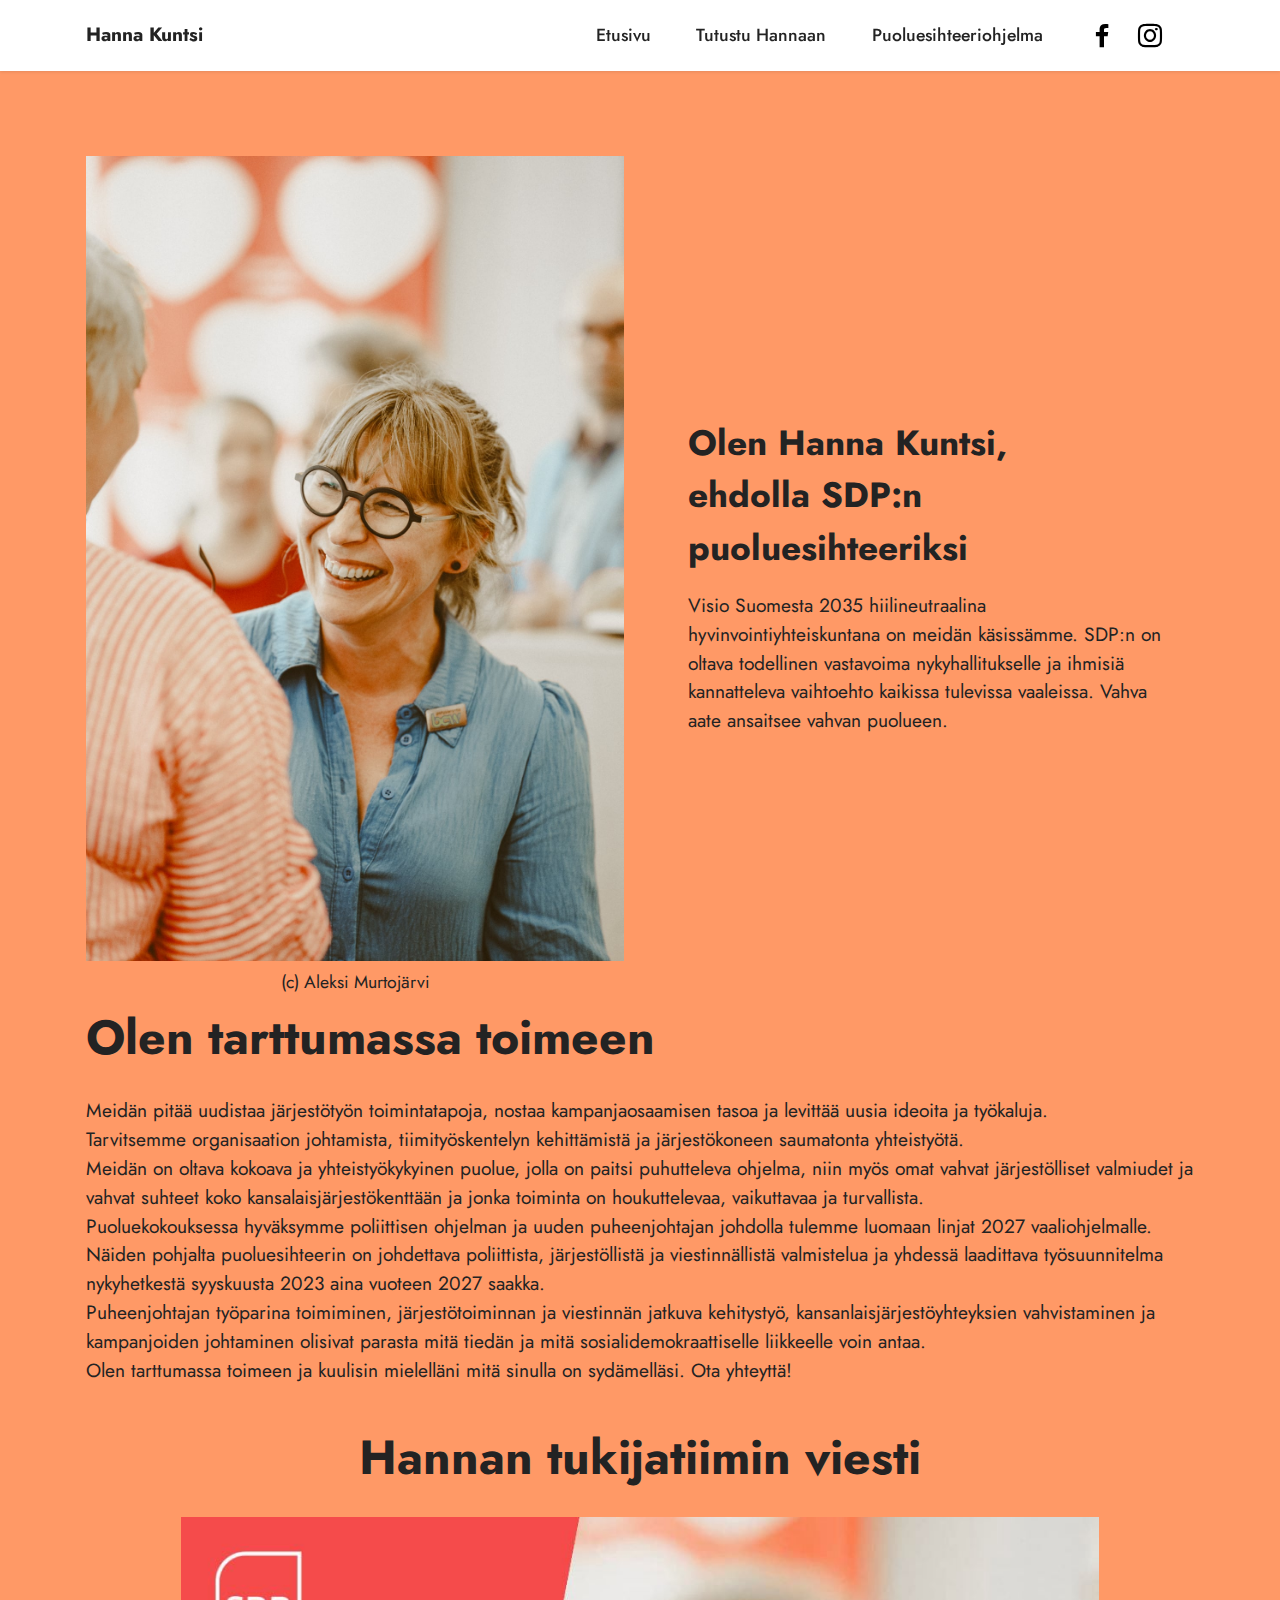
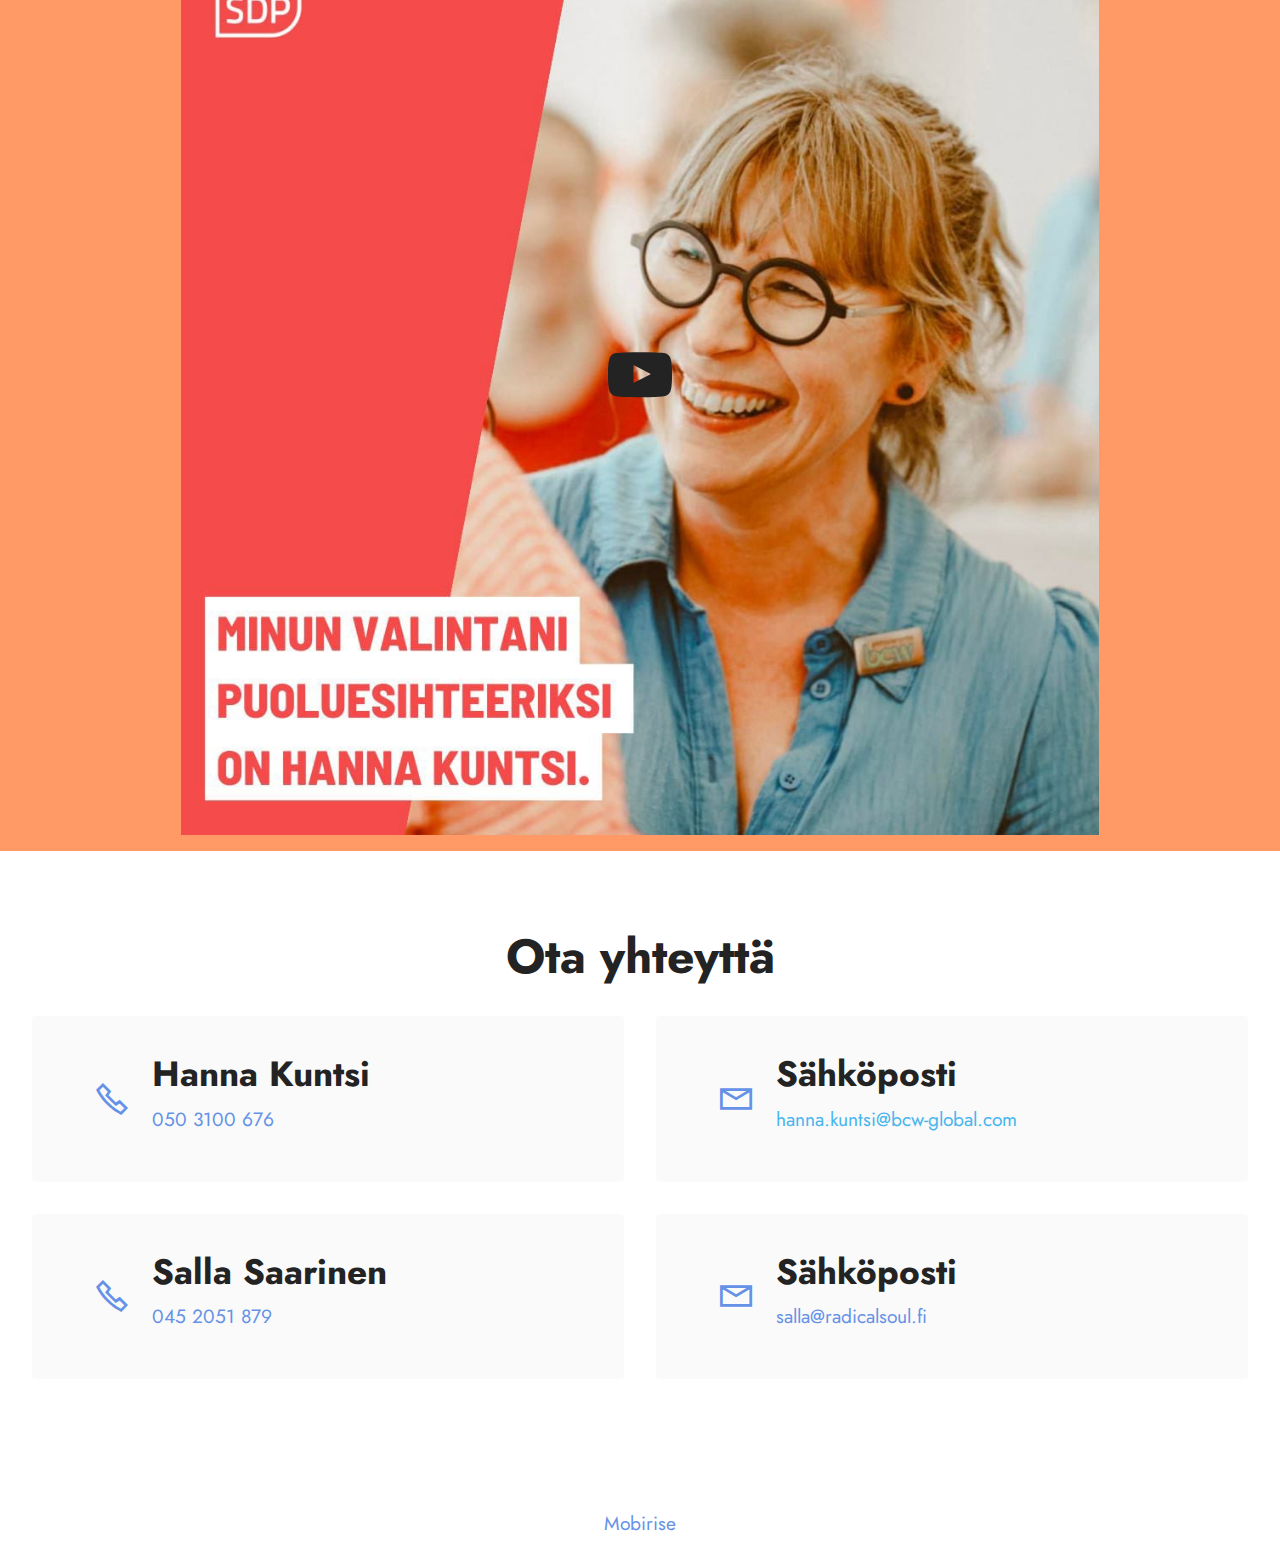
<file: index.html>
<!DOCTYPE html>
<html  >
<head>
  <!-- Site made with Mobirise Website Builder v5.9.4, https://mobirise.com -->
  <meta charset="UTF-8">
  <meta http-equiv="X-UA-Compatible" content="IE=edge">
  <meta name="generator" content="Mobirise v5.9.4, mobirise.com">
  <meta name="viewport" content="width=device-width, initial-scale=1, minimum-scale=1">
  <link rel="shortcut icon" href="assets/images/sdp-ruusu-2020-rgb-nettikayttoon-128x128.png" type="image/x-icon">
  <meta name="description" content="Hanna Kuntsi on ehdolla SDP:n puoluesihteeriksi
Visio Suomesta 2035 hiilineutraalina hyvinvointiyhteiskuntana on meidän käsissämme. SDP:n on oltava todellinen vastavoima nykyhallitukselle ja ihmisiä kannatteleva vaihtoehto kaikissa tulevissa vaaleissa. Vahva aate ansaitsee vahvan puolueen.">
  
  
  <title>Home</title>
  <link rel="stylesheet" href="assets/web/assets/mobirise-icons2/mobirise2.css">
  <link rel="stylesheet" href="assets/bootstrap/css/bootstrap.min.css">
  <link rel="stylesheet" href="assets/bootstrap/css/bootstrap-grid.min.css">
  <link rel="stylesheet" href="assets/bootstrap/css/bootstrap-reboot.min.css">
  <link rel="stylesheet" href="assets/dropdown/css/style.css">
  <link rel="stylesheet" href="assets/socicon/css/styles.css">
  <link rel="stylesheet" href="assets/theme/css/style.css">
  <link rel="preload" href="https://fonts.googleapis.com/css?family=Jost:100,200,300,400,500,600,700,800,900,100i,200i,300i,400i,500i,600i,700i,800i,900i&display=swap" as="style" onload="this.onload=null;this.rel='stylesheet'">
  <noscript><link rel="stylesheet" href="https://fonts.googleapis.com/css?family=Jost:100,200,300,400,500,600,700,800,900,100i,200i,300i,400i,500i,600i,700i,800i,900i&display=swap"></noscript>
  <link rel="preload" as="style" href="assets/mobirise/css/mbr-additional.css"><link rel="stylesheet" href="assets/mobirise/css/mbr-additional.css" type="text/css">

  
  
  
</head>
<body>
  
  <section data-bs-version="5.1" class="menu menu3 cid-tGZrjwNTi9" once="menu" id="menu3-k">
    
    <nav class="navbar navbar-dropdown navbar-fixed-top navbar-expand-lg">
        <div class="container">
            <div class="navbar-brand">
                
                <span class="navbar-caption-wrap"><a class="navbar-caption text-black text-primary display-7" href="index.html#image1-2u">Hanna Kuntsi</a></span>
            </div>
            <button class="navbar-toggler" type="button" data-toggle="collapse" data-bs-toggle="collapse" data-target="#navbarSupportedContent" data-bs-target="#navbarSupportedContent" aria-controls="navbarNavAltMarkup" aria-expanded="false" aria-label="Toggle navigation">
                <div class="hamburger">
                    <span></span>
                    <span></span>
                    <span></span>
                    <span></span>
                </div>
            </button>
            <div class="collapse navbar-collapse" id="navbarSupportedContent">
                <ul class="navbar-nav nav-dropdown nav-right" data-app-modern-menu="true"><li class="nav-item"><a class="nav-link link text-black text-primary display-4" href="index.html">Etusivu</a></li><li class="nav-item"><a class="nav-link link text-black text-primary display-4" href="page1.html">Tutustu Hannaan<br></a></li>
                    <li class="nav-item"><a class="nav-link link text-black text-primary display-4" href="page2.html">Puoluesihteeriohjelma</a></li></ul>
                <div class="icons-menu">
                    <a class="iconfont-wrapper" href="https://www.facebook.com/hanna.kuntsi" target="_blank">
                        <span class="p-2 mbr-iconfont socicon-facebook socicon"></span>
                    </a>
                    <a class="iconfont-wrapper" href="https://www.instagram.com/hannakuntsi/ " target="_blank">
                        <span class="p-2 mbr-iconfont socicon-instagram socicon"></span>
                    </a>
                    
                    
                </div>
                
            </div>
        </div>
    </nav>
</section>

<section data-bs-version="5.1" class="image1 cid-tJx2MUl2Kl" id="image1-2u">
    

    
    

    <div class="container">
        <div class="row align-items-center">
            <div class="col-12 col-lg-6">
                <div class="image-wrapper">
                    <img src="assets/images/20230628-suomiareena-aleksi-murtojarvi-3-1256x1880.jpg" alt="Mobirise Website Builder">
                    <p class="mbr-description mbr-fonts-style pt-2 align-center display-4">
                    (c) Aleksi Murtojärvi</p>
                </div>
            </div>
            <div class="col-12 col-lg">
                <div class="text-wrapper">
                    <h3 class="mbr-section-title mbr-fonts-style mb-3 display-5"><strong>Olen Hanna Kuntsi,
</strong><div><strong>ehdolla SDP:n puoluesihteeriksi</strong></div></h3>
                    <p class="mbr-text mbr-fonts-style display-7">Visio Suomesta 2035 hiilineutraalina hyvinvointiyhteiskuntana on meidän käsissämme. SDP:n on oltava todellinen vastavoima nykyhallitukselle ja ihmisiä kannatteleva vaihtoehto kaikissa tulevissa vaaleissa. Vahva aate ansaitsee vahvan puolueen. &nbsp;<br></p>
                </div>
            </div>
        </div>
    </div>
</section>

<section data-bs-version="5.1" class="content4 cid-tJx1HOS2qG" id="content4-2t">
    

    
    
    <div class="container">
        <div class="row justify-content-center">
            <div class="title col-md-12 col-lg-12">
                <h3 class="mbr-section-title mbr-fonts-style align-center mb-4 display-2"><strong>Olen tarttumassa toimeen</strong></h3>
                <h4 class="mbr-section-subtitle align-center mbr-fonts-style mb-4 display-7"><div>
</div><div>Meidän pitää uudistaa järjestötyön toimintatapoja, nostaa kampanjaosaamisen tasoa ja levittää uusia ideoita ja työkaluja.
</div><div>Tarvitsemme organisaation johtamista, tiimityöskentelyn kehittämistä ja järjestökoneen saumatonta yhteistyötä.
</div><div>Meidän on oltava kokoava ja yhteistyökykyinen puolue, jolla on paitsi puhutteleva ohjelma, niin myös omat vahvat järjestölliset valmiudet ja vahvat suhteet koko kansalaisjärjestökenttään ja jonka toiminta on houkuttelevaa, vaikuttavaa ja turvallista.
</div><div>Puoluekokouksessa hyväksymme poliittisen ohjelman ja uuden puheenjohtajan johdolla tulemme luomaan linjat 2027 vaaliohjelmalle. Näiden pohjalta puoluesihteerin on johdettava poliittista, järjestöllistä ja viestinnällistä valmistelua ja yhdessä laadittava työsuunnitelma nykyhetkestä syyskuusta 2023 aina vuoteen 2027 saakka.
</div><div>Puheenjohtajan työparina toimiminen, järjestötoiminnan ja viestinnän jatkuva kehitystyö, kansanlaisjärjestöyhteyksien vahvistaminen ja kampanjoiden johtaminen olisivat parasta mitä tiedän ja mitä sosialidemokraattiselle liikkeelle voin antaa.
</div><div>Olen tarttumassa toimeen ja kuulisin mielelläni mitä sinulla on sydämelläsi. Ota yhteyttä!</div><div>
</div><div>
</div><div>
</div><div>
</div><div>
</div><div>
</div><div>
</div><div>
</div></h4>
                
            </div>
        </div>
    </div>
</section>

<section data-bs-version="5.1" class="video1 cid-tO2hRgS2rF" id="video1-30">
    
    
    <div class="align-center container">
        <div class="mbr-section-head">
            <h4 class="mbr-section-title mbr-fonts-style mb-0 display-2">
                <strong>Hannan tukijatiimin viesti</strong></h4>
            
        </div>
        <div class="row justify-content-center mt-4">
            <div class="col-12 col-lg-10">
                <div class="box">
                    <div class="mbr-media show-modal align-center" data-modal=".modalWindow">
                        <img src="assets/images/whatsapp-image-2023-08-11-at-15.52.19-1080x1080.jpg" alt="Mobirise Website Builder">
                        <div class="icon-wrap">
                            <span class="mbr-iconfont socicon-youtube socicon"></span>
                        </div>
                    </div>
                </div>
            </div>
        </div>
    </div>
    <div>
        <div class="modalWindow" style="display: none;">
            <div class="modalWindow-container">
                <div class="modalWindow-video-container">
                    <div class="modalWindow-video">
                        <iframe width="100%" height="100%" frameborder="0" allowfullscreen="1" data-src="https://youtu.be/hMqZhMoWbCs?si=Sm1znAV50XkzLfu5"></iframe>
                    </div>
                    <a class="close" role="button" data-dismiss="modal" data-bs-dismiss="modal">
                        <span aria-hidden="true" class="mbr-iconfont mobi-mbri-close mobi-mbri closeModal"></span>
                        <span class="sr-only visually-hidden">Close</span>
                    </a>
                </div>
            </div>
        </div>
    </div>
</section>

<section data-bs-version="5.1" class="contacts2 cid-tGZwDz2yqb" id="contacts2-q">
    <!---->
    

    
    
    <div class="container-fluid">
        <div class="mbr-section-head">
            <h3 class="mbr-section-title mbr-fonts-style align-center mb-0 display-2">
                <strong>Ota yhteyttä</strong></h3>
            
        </div>
        <div class="row justify-content-center mt-4">
            <div class="card col-12 col-md-6">
                <div class="card-wrapper">
                    <div class="image-wrapper">
                        <span class="mbr-iconfont mobi-mbri-phone mobi-mbri"></span>
                    </div>
                    <div class="text-wrapper">
                        <h6 class="card-title mbr-fonts-style mb-1 display-5">
                            <strong>Hanna Kuntsi</strong></h6>
                        <p class="mbr-text mbr-fonts-style display-7">
                            <a href="tel:050 3100 676" class="text-primary">050 3100 676</a>
                        </p>
                    </div>
                </div>
            </div>
            <div class="card col-12 col-md-6">
                <div class="card-wrapper">
                    <div class="image-wrapper">
                        <span class="mbr-iconfont mobi-mbri-letter mobi-mbri"></span>
                    </div>
                    <div class="text-wrapper">
                        <h6 class="card-title mbr-fonts-style mb-1 display-5">
                            <strong>Sähköposti</strong></h6>
                        <p class="mbr-text mbr-fonts-style display-7">
                            <a href="mailto:hanna.kuntsi@bcw-global.com" class="text-info">hanna.kuntsi@bcw-global.com</a>
                        </p>
                    </div>
                </div>
            </div>
            <div class="card col-12 col-md-6">
                <div class="card-wrapper">
                    <div class="image-wrapper">
                        <span class="mbr-iconfont mobi-mbri-phone mobi-mbri"></span>
                    </div>
                    <div class="text-wrapper">
                        <h6 class="card-title mbr-fonts-style mb-1 display-5"><strong>Salla Saarinen</strong></h6>
                        <p class="mbr-text mbr-fonts-style display-7">
                            <a href="tel:4040454604653" class="text-primary">045 2051 879</a></p>
                    </div>
                </div>
            </div>
            <div class="card col-12 col-md-6">
                <div class="card-wrapper">
                    <div class="image-wrapper">
                        <span class="mbr-iconfont mobi-mbri-letter mobi-mbri"></span>
                    </div>
                    <div class="text-wrapper">
                        <h6 class="card-title mbr-fonts-style mb-1 display-5"><strong>Sähköposti</strong></h6>
                        <p class="mbr-text mbr-fonts-style display-7"><a href="mailto:salla@radicalsoul.fi" class="text-primary">salla@radicalsoul.fi </a></p>
                    </div>
                </div>
            </div>
        </div>
    </div>
</section><section class="display-7" style="padding: 0;align-items: center;justify-content: center;flex-wrap: wrap;    align-content: center;display: flex;position: relative;height: 4rem;"><a href="https://mobiri.se/3034918" style="flex: 1 1;height: 4rem;position: absolute;width: 100%;z-index: 1;"><img alt="" style="height: 4rem;" src="[data-uri]"></a><p style="margin: 0;text-align: center;" class="display-7">&#8204;</p><a style="z-index:1" href="https://mobirise.com">Mobirise </a></section><script src="assets/bootstrap/js/bootstrap.bundle.min.js"></script>  <script src="assets/smoothscroll/smooth-scroll.js"></script>  <script src="assets/ytplayer/index.js"></script>  <script src="assets/dropdown/js/navbar-dropdown.js"></script>  <script src="assets/playervimeo/vimeo_player.js"></script>  <script src="assets/theme/js/script.js"></script>  
  
  
</body>
</html>
</file>
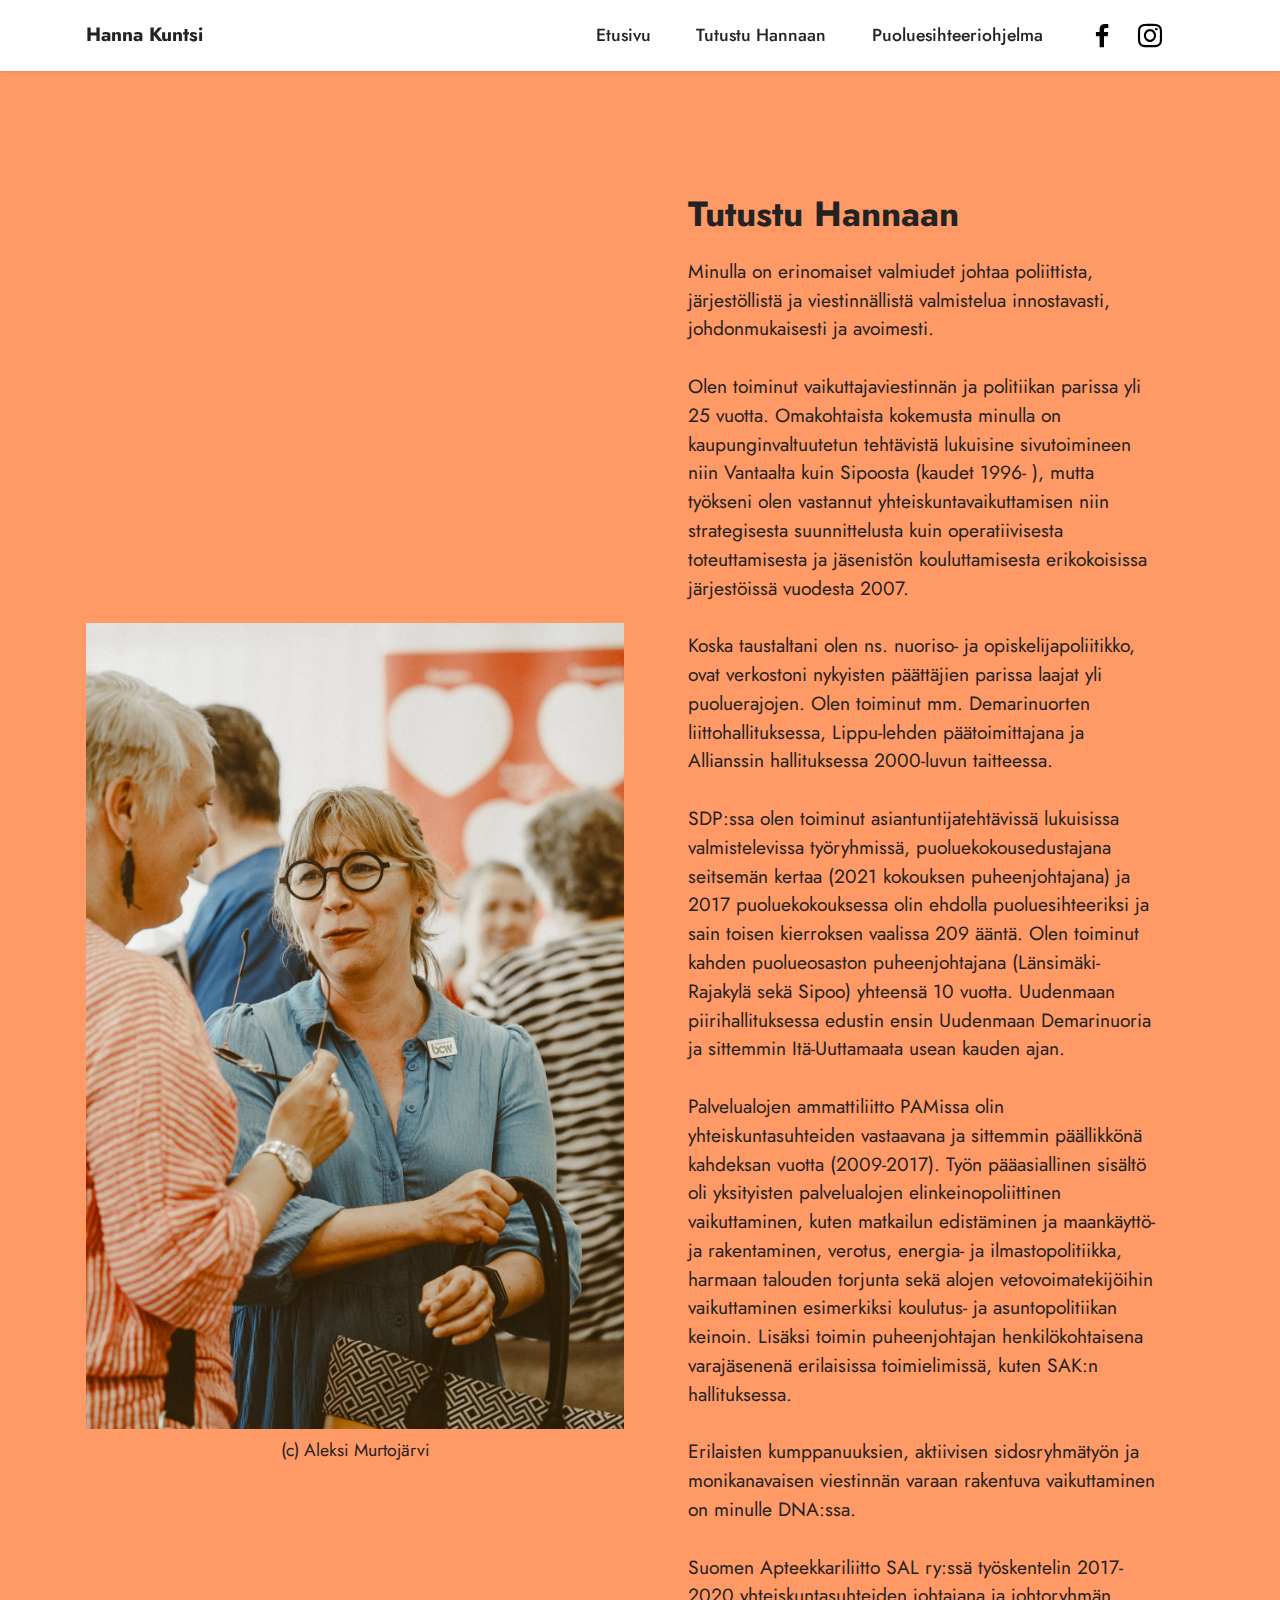
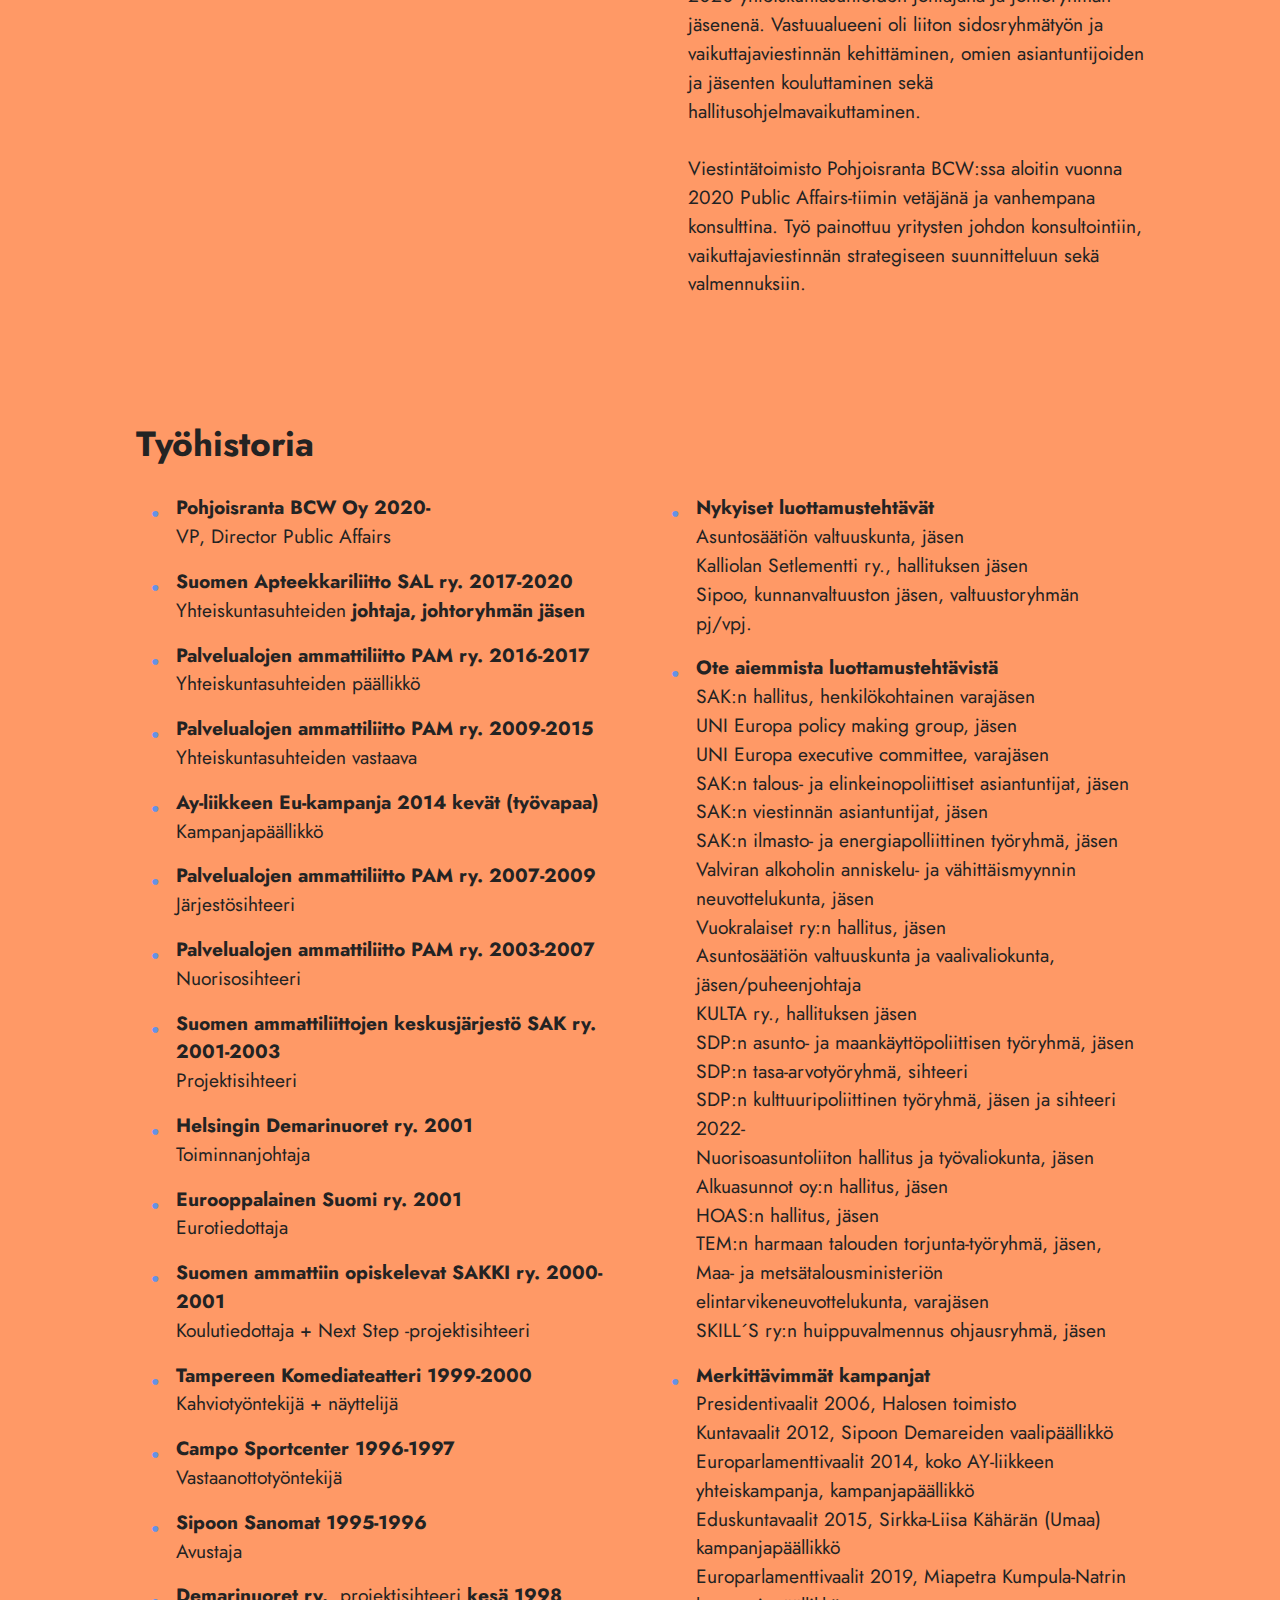
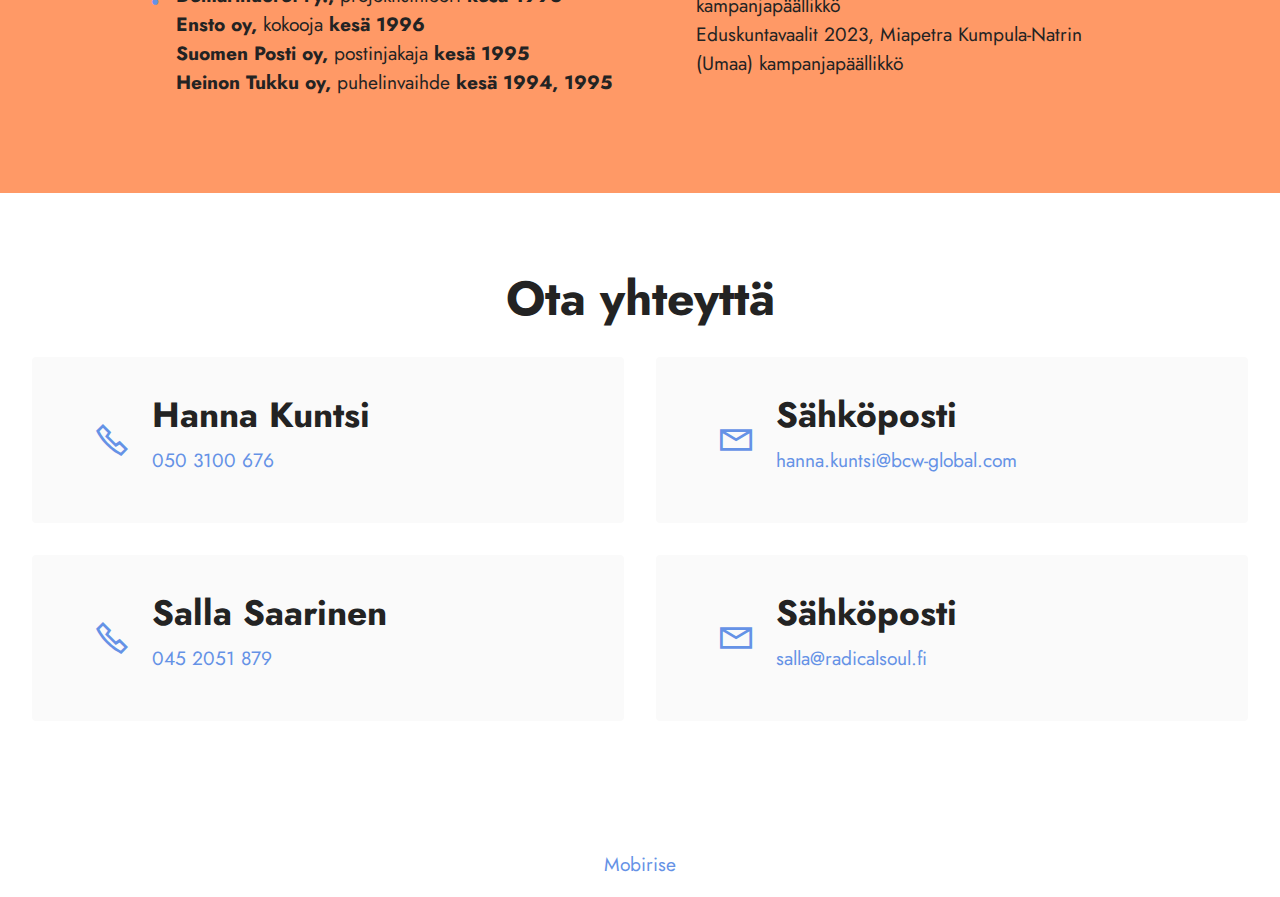
<file: page1.html>
<!DOCTYPE html>
<html  >
<head>
  <!-- Site made with Mobirise Website Builder v5.9.4, https://mobirise.com -->
  <meta charset="UTF-8">
  <meta http-equiv="X-UA-Compatible" content="IE=edge">
  <meta name="generator" content="Mobirise v5.9.4, mobirise.com">
  <meta name="viewport" content="width=device-width, initial-scale=1, minimum-scale=1">
  <link rel="shortcut icon" href="assets/images/sdp-ruusu-2020-rgb-nettikayttoon-128x128.png" type="image/x-icon">
  <meta name="description" content="Olen toiminut vaikuttajaviestinnän ja politiikan parissa yli 25 vuotta. Omakohtaista kokemusta minulla on kaupunginvaltuutetun tehtävistä lukuisine sivutoimineen niin Vantaalta kuin Sipoosta (kaudet 1996- ), mutta työkseni olen vastannut yhteiskuntavaikuttamisen niin strategisesta suunnittelusta kuin operatiivisesta toteuttamisesta ja jäsenistön kouluttamisesta erikokoisissa järjestöissä vuodesta 2007.">
  
  
  <title>Tutustu Hannaan</title>
  <link rel="stylesheet" href="assets/web/assets/mobirise-icons2/mobirise2.css">
  <link rel="stylesheet" href="assets/bootstrap/css/bootstrap.min.css">
  <link rel="stylesheet" href="assets/bootstrap/css/bootstrap-grid.min.css">
  <link rel="stylesheet" href="assets/bootstrap/css/bootstrap-reboot.min.css">
  <link rel="stylesheet" href="assets/dropdown/css/style.css">
  <link rel="stylesheet" href="assets/socicon/css/styles.css">
  <link rel="stylesheet" href="assets/theme/css/style.css">
  <link rel="preload" href="https://fonts.googleapis.com/css?family=Jost:100,200,300,400,500,600,700,800,900,100i,200i,300i,400i,500i,600i,700i,800i,900i&display=swap" as="style" onload="this.onload=null;this.rel='stylesheet'">
  <noscript><link rel="stylesheet" href="https://fonts.googleapis.com/css?family=Jost:100,200,300,400,500,600,700,800,900,100i,200i,300i,400i,500i,600i,700i,800i,900i&display=swap"></noscript>
  <link rel="preload" as="style" href="assets/mobirise/css/mbr-additional.css"><link rel="stylesheet" href="assets/mobirise/css/mbr-additional.css" type="text/css">

  
  
  
</head>
<body>
  
  <section data-bs-version="5.1" class="menu menu3 cid-tIi9TXmGoS" once="menu" id="menu3-1p">
    
    <nav class="navbar navbar-dropdown navbar-fixed-top navbar-expand-lg">
        <div class="container">
            <div class="navbar-brand">
                
                <span class="navbar-caption-wrap"><a class="navbar-caption text-black text-primary display-7" href="index.html#image1-2u">Hanna Kuntsi</a></span>
            </div>
            <button class="navbar-toggler" type="button" data-toggle="collapse" data-bs-toggle="collapse" data-target="#navbarSupportedContent" data-bs-target="#navbarSupportedContent" aria-controls="navbarNavAltMarkup" aria-expanded="false" aria-label="Toggle navigation">
                <div class="hamburger">
                    <span></span>
                    <span></span>
                    <span></span>
                    <span></span>
                </div>
            </button>
            <div class="collapse navbar-collapse" id="navbarSupportedContent">
                <ul class="navbar-nav nav-dropdown nav-right" data-app-modern-menu="true"><li class="nav-item"><a class="nav-link link text-black text-primary display-4" href="index.html">Etusivu</a></li><li class="nav-item"><a class="nav-link link text-black text-primary display-4" href="page1.html">Tutustu Hannaan<br></a></li>
                    <li class="nav-item"><a class="nav-link link text-black text-primary display-4" href="page2.html">Puoluesihteeriohjelma</a></li></ul>
                <div class="icons-menu">
                    <a class="iconfont-wrapper" href="https://www.facebook.com/hanna.kuntsi" target="_blank">
                        <span class="p-2 mbr-iconfont socicon-facebook socicon"></span>
                    </a>
                    <a class="iconfont-wrapper" href="https://www.instagram.com/hannakuntsi/ " target="_blank">
                        <span class="p-2 mbr-iconfont socicon-instagram socicon"></span>
                    </a>
                    
                    
                </div>
                
            </div>
        </div>
    </nav>
</section>

<section data-bs-version="5.1" class="image1 cid-tJx3uo0weD" id="image1-2w">
    

    
    

    <div class="container">
        <div class="row align-items-center">
            <div class="col-12 col-lg-6">
                <div class="image-wrapper">
                    <img src="assets/images/20230628-suomiareena-aleksi-murtojarvi-4-1256x1880.jpg" alt="Mobirise Website Builder">
                    <p class="mbr-description mbr-fonts-style pt-2 align-center display-4">
                    (c) Aleksi Murtojärvi</p>
                </div>
            </div>
            <div class="col-12 col-lg">
                <div class="text-wrapper">
                    <h3 class="mbr-section-title mbr-fonts-style mb-3 display-5"><strong>Tutustu Hannaan</strong></h3>
                    <p class="mbr-text mbr-fonts-style display-7">Minulla on erinomaiset valmiudet johtaa poliittista, järjestöllistä ja viestinnällistä valmistelua innostavasti, johdonmukaisesti ja avoimesti.
<br>
<br>Olen toiminut vaikuttajaviestinnän ja politiikan parissa yli 25 vuotta. Omakohtaista kokemusta minulla on kaupunginvaltuutetun tehtävistä lukuisine sivutoimineen niin Vantaalta kuin Sipoosta (kaudet 1996- ), mutta työkseni olen vastannut yhteiskuntavaikuttamisen niin strategisesta suunnittelusta kuin operatiivisesta toteuttamisesta ja jäsenistön kouluttamisesta erikokoisissa järjestöissä vuodesta 2007.
<br>
<br>Koska taustaltani olen ns. nuoriso- ja opiskelijapoliitikko, ovat verkostoni nykyisten päättäjien parissa laajat yli puoluerajojen. Olen toiminut mm. Demarinuorten liittohallituksessa, Lippu-lehden päätoimittajana ja Allianssin hallituksessa 2000-luvun taitteessa.
<br>
<br>SDP:ssa olen toiminut asiantuntijatehtävissä lukuisissa valmistelevissa työryhmissä, puoluekokousedustajana seitsemän kertaa (2021 kokouksen puheenjohtajana) ja 2017 puoluekokouksessa olin ehdolla puoluesihteeriksi ja sain toisen kierroksen vaalissa 209 ääntä. Olen toiminut kahden puolueosaston puheenjohtajana (Länsimäki-Rajakylä sekä Sipoo) yhteensä 10 vuotta. Uudenmaan piirihallituksessa edustin ensin Uudenmaan Demarinuoria ja sittemmin Itä-Uuttamaata usean kauden ajan.
<br>
<br>Palvelualojen ammattiliitto PAMissa olin yhteiskuntasuhteiden vastaavana ja sittemmin päällikkönä kahdeksan vuotta (2009-2017). Työn pääasiallinen sisältö oli yksityisten palvelualojen elinkeinopoliittinen vaikuttaminen, kuten matkailun edistäminen ja maankäyttö- ja rakentaminen, verotus, energia- ja ilmastopolitiikka, harmaan talouden torjunta sekä alojen vetovoimatekijöihin vaikuttaminen esimerkiksi koulutus- ja asuntopolitiikan keinoin. Lisäksi toimin puheenjohtajan henkilökohtaisena varajäsenenä erilaisissa toimielimissä, kuten SAK:n hallituksessa.
<br>
<br>Erilaisten kumppanuuksien, aktiivisen sidosryhmätyön ja monikanavaisen viestinnän varaan rakentuva vaikuttaminen on minulle DNA:ssa.
<br>
<br>Suomen Apteekkariliitto SAL ry:ssä työskentelin 2017-2020 yhteiskuntasuhteiden johtajana ja johtoryhmän jäsenenä. Vastuualueeni oli liiton sidosryhmätyön ja vaikuttajaviestinnän kehittäminen, omien asiantuntijoiden ja jäsenten kouluttaminen sekä hallitusohjelmavaikuttaminen.
<br>
<br>Viestintätoimisto Pohjoisranta BCW:ssa aloitin vuonna 2020 Public Affairs-tiimin vetäjänä ja vanhempana konsulttina. Työ painottuu yritysten johdon konsultointiin, vaikuttajaviestinnän strategiseen suunnitteluun sekä valmennuksiin.</p>
                </div>
            </div>
        </div>
    </div>
</section>



<section data-bs-version="5.1" class="content13 cid-tIiilKtr89" id="content13-1y">
    

    
    
    <div class="container-fluid">
        <div class="row justify-content-center">
            <div class="col-md-12 col-lg-10">
                <h3 class="mbr-section-title mbr-fonts-style mb-4 display-5"><p><strong>Työhistoria</strong></p></h3>
            </div>
        </div>
        <div class="row justify-content-center">
            <div class="col-md-12 col-lg-10">
                <div class="row justify-content-center">
                    <div class="col-12 col-lg-6">
                        <ul class="list mbr-fonts-style display-7">
                            <li><strong>Pohjoisranta BCW Oy 2020-<br></strong><span style="font-size: 1.2rem;">VP, Director Public Affairs</span></li><li><strong>Suomen Apteekkariliitto SAL ry. 2017-2020<br></strong><span style="font-size: 1.2rem;">Yhteiskuntasuhteiden </span><strong>johtaja, johtoryhmän jäsen</strong></li><li><strong>Palvelualojen ammattiliitto PAM ry. 2016-2017<br></strong><span style="font-size: 1.2rem;">Yhteiskuntasuhteiden päällikkö</span></li><li><strong>Palvelualojen ammattiliitto PAM ry. 2009-2015<br></strong><span style="font-size: 1.2rem;">Yhteiskuntasuhteiden vastaava</span></li><li><strong>Ay-liikkeen Eu-kampanja 2014 kevät (työvapaa)<br></strong><span style="font-size: 1.2rem;">Kampanjapäällikkö</span></li><li><strong>Palvelualojen ammattiliitto PAM ry. 2007-2009<br></strong><span style="font-size: 1.2rem;">Järjestösihteeri</span></li><li><strong>Palvelualojen ammattiliitto PAM ry. 2003-2007<br></strong><span style="font-size: 1.2rem;">Nuorisosihteeri</span></li><li><strong>Suomen ammattiliittojen keskusjärjestö SAK ry. 2001-2003<br></strong><span style="font-size: 1.2rem;">Projektisihteeri</span></li><li><strong>Helsingin Demarinuoret ry. 2001<br></strong><span style="font-size: 1.2rem;">Toiminnanjohtaja</span></li><li><strong>Eurooppalainen Suomi ry. 2001<br></strong><span style="font-size: 1.2rem;">Eurotiedottaja</span></li><li><strong>Suomen ammattiin opiskelevat SAKKI ry. 2000-2001<br></strong><span style="font-size: 1.2rem;">Koulutiedottaja + Next Step -projektisihteeri</span></li><li><strong>Tampereen Komediateatteri 1999-2000<br></strong><span style="font-size: 1.2rem;">Kahviotyöntekijä + näyttelijä</span></li><li><strong>Campo Sportcenter 1996-1997<br></strong><span style="font-size: 1.2rem;">Vastaanottotyöntekijä</span></li><li><strong>Sipoon Sanomat 1995-1996<br></strong><span style="font-size: 1.2rem;">Avustaja</span></li>
                            <li><strong>Demarinuoret ry., </strong>projektisihteeri <strong>kesä 1998<br></strong><strong>Ensto oy, </strong><span style="font-size: 1.2rem;">kokooja </span><strong>kesä 1996<br></strong><strong>Suomen Posti oy, </strong><span style="font-size: 1.2rem;">postinjakaja </span><strong>kesä 1995<br></strong><strong>Heinon Tukku oy, </strong><span style="font-size: 1.2rem;">puhelinvaihde </span><strong>kesä 1994, 1995</strong></li>
                        </ul>
                    </div>
                    <div class="col-12 col-lg-6">
                        <ul class="list mbr-fonts-style display-7">
                            <li><strong>Nykyiset luottamustehtävät</strong><br>Asuntosäätiön valtuuskunta, jäsen&nbsp;&nbsp;<br>Kalliolan Setlementti ry., hallituksen jäsen&nbsp;&nbsp;<br>Sipoo, kunnanvaltuuston jäsen, valtuustoryhmän pj/vpj.&nbsp;&nbsp;</li>
                            <li><strong>Ote aiemmista luottamustehtävistä<br></strong>SAK:n hallitus, henkilökohtainen varajäsen <br>UNI Europa policy making group, jäsen <br>UNI Europa executive committee, varajäsen <br>SAK:n talous- ja elinkeinopoliittiset asiantuntijat, jäsen <br>SAK:n viestinnän asiantuntijat, jäsen <br>SAK:n ilmasto- ja energiapolliittinen työryhmä, jäsen <br>Valviran alkoholin anniskelu- ja vähittäismyynnin neuvottelukunta, jäsen <br>Vuokralaiset ry:n hallitus, jäsen <br>Asuntosäätiön valtuuskunta ja vaalivaliokunta, jäsen/puheenjohtaja <br>KULTA ry., hallituksen jäsen <br>SDP:n asunto- ja maankäyttöpoliittisen työryhmä, jäsen <br>SDP:n tasa-arvotyöryhmä, sihteeri <br>SDP:n kulttuuripoliittinen työryhmä, jäsen ja sihteeri 2022- <br>Nuorisoasuntoliiton hallitus ja työvaliokunta, jäsen <br>Alkuasunnot oy:n hallitus, jäsen <br>HOAS:n hallitus, jäsen <br>TEM:n harmaan talouden torjunta-työryhmä, jäsen, <br>Maa- ja metsätalousministeriön elintarvikeneuvottelukunta, varajäsen <br>SKILL´S ry:n huippuvalmennus ohjausryhmä, jäsen<br></li><li><strong>Merkittävimmät kampanjat</strong><br>Presidentivaalit 2006, Halosen toimisto<br>Kuntavaalit 2012, Sipoon Demareiden vaalipäällikkö<br>Europarlamenttivaalit 2014, koko AY-liikkeen yhteiskampanja, kampanjapäällikkö<br>Eduskuntavaalit 2015, Sirkka-Liisa Kähärän (Umaa) kampanjapäällikkö<br>Europarlamenttivaalit 2019, Miapetra Kumpula-Natrin kampanjapäällikkö<br>Eduskuntavaalit 2023, Miapetra Kumpula-Natrin (Umaa) kampanjapäällikkö&nbsp;</li>
                        </ul>
                    </div>
                </div>
            </div>
        </div>
    </div>
</section>

<section data-bs-version="5.1" class="contacts2 cid-tIi9TY8hDO" id="contacts2-1s">
    <!---->
    

    
    
    <div class="container-fluid">
        <div class="mbr-section-head">
            <h3 class="mbr-section-title mbr-fonts-style align-center mb-0 display-2">
                <strong>Ota yhteyttä</strong></h3>
            
        </div>
        <div class="row justify-content-center mt-4">
            <div class="card col-12 col-md-6">
                <div class="card-wrapper">
                    <div class="image-wrapper">
                        <span class="mbr-iconfont mobi-mbri-phone mobi-mbri"></span>
                    </div>
                    <div class="text-wrapper">
                        <h6 class="card-title mbr-fonts-style mb-1 display-5">
                            <strong>Hanna Kuntsi</strong></h6>
                        <p class="mbr-text mbr-fonts-style display-7">
                            <a href="tel:050 3100 676" class="text-primary">050 3100 676</a>
                        </p>
                    </div>
                </div>
            </div>
            <div class="card col-12 col-md-6">
                <div class="card-wrapper">
                    <div class="image-wrapper">
                        <span class="mbr-iconfont mobi-mbri-letter mobi-mbri"></span>
                    </div>
                    <div class="text-wrapper">
                        <h6 class="card-title mbr-fonts-style mb-1 display-5">
                            <strong>Sähköposti</strong></h6>
                        <p class="mbr-text mbr-fonts-style display-7">
                            <a href="mailto:hanna.kuntsi@bcw-global.com" class="text-primary">hanna.kuntsi@bcw-global.com</a>
                        </p>
                    </div>
                </div>
            </div>
            <div class="card col-12 col-md-6">
                <div class="card-wrapper">
                    <div class="image-wrapper">
                        <span class="mbr-iconfont mobi-mbri-phone mobi-mbri"></span>
                    </div>
                    <div class="text-wrapper">
                        <h6 class="card-title mbr-fonts-style mb-1 display-5"><strong>Salla Saarinen</strong></h6>
                        <p class="mbr-text mbr-fonts-style display-7">
                            <a href="tel:4040454604653" class="text-primary">045 2051 879</a></p>
                    </div>
                </div>
            </div>
            <div class="card col-12 col-md-6">
                <div class="card-wrapper">
                    <div class="image-wrapper">
                        <span class="mbr-iconfont mobi-mbri-letter mobi-mbri"></span>
                    </div>
                    <div class="text-wrapper">
                        <h6 class="card-title mbr-fonts-style mb-1 display-5"><strong>Sähköposti</strong></h6>
                        <p class="mbr-text mbr-fonts-style display-7"><a href="mailto:salla@radicalsoul.fi" class="text-primary">salla@radicalsoul.fi </a></p>
                    </div>
                </div>
            </div>
        </div>
    </div>
</section><section class="display-7" style="padding: 0;align-items: center;justify-content: center;flex-wrap: wrap;    align-content: center;display: flex;position: relative;height: 4rem;"><a href="https://mobiri.se/3034918" style="flex: 1 1;height: 4rem;position: absolute;width: 100%;z-index: 1;"><img alt="" style="height: 4rem;" src="[data-uri]"></a><p style="margin: 0;text-align: center;" class="display-7">&#8204;</p><a style="z-index:1" href="https://mobirise.com/html-editor.html">Mobirise</a></section><script src="assets/bootstrap/js/bootstrap.bundle.min.js"></script>  <script src="assets/smoothscroll/smooth-scroll.js"></script>  <script src="assets/ytplayer/index.js"></script>  <script src="assets/dropdown/js/navbar-dropdown.js"></script>  <script src="assets/theme/js/script.js"></script>  
  
  
</body>
</html>
</file>
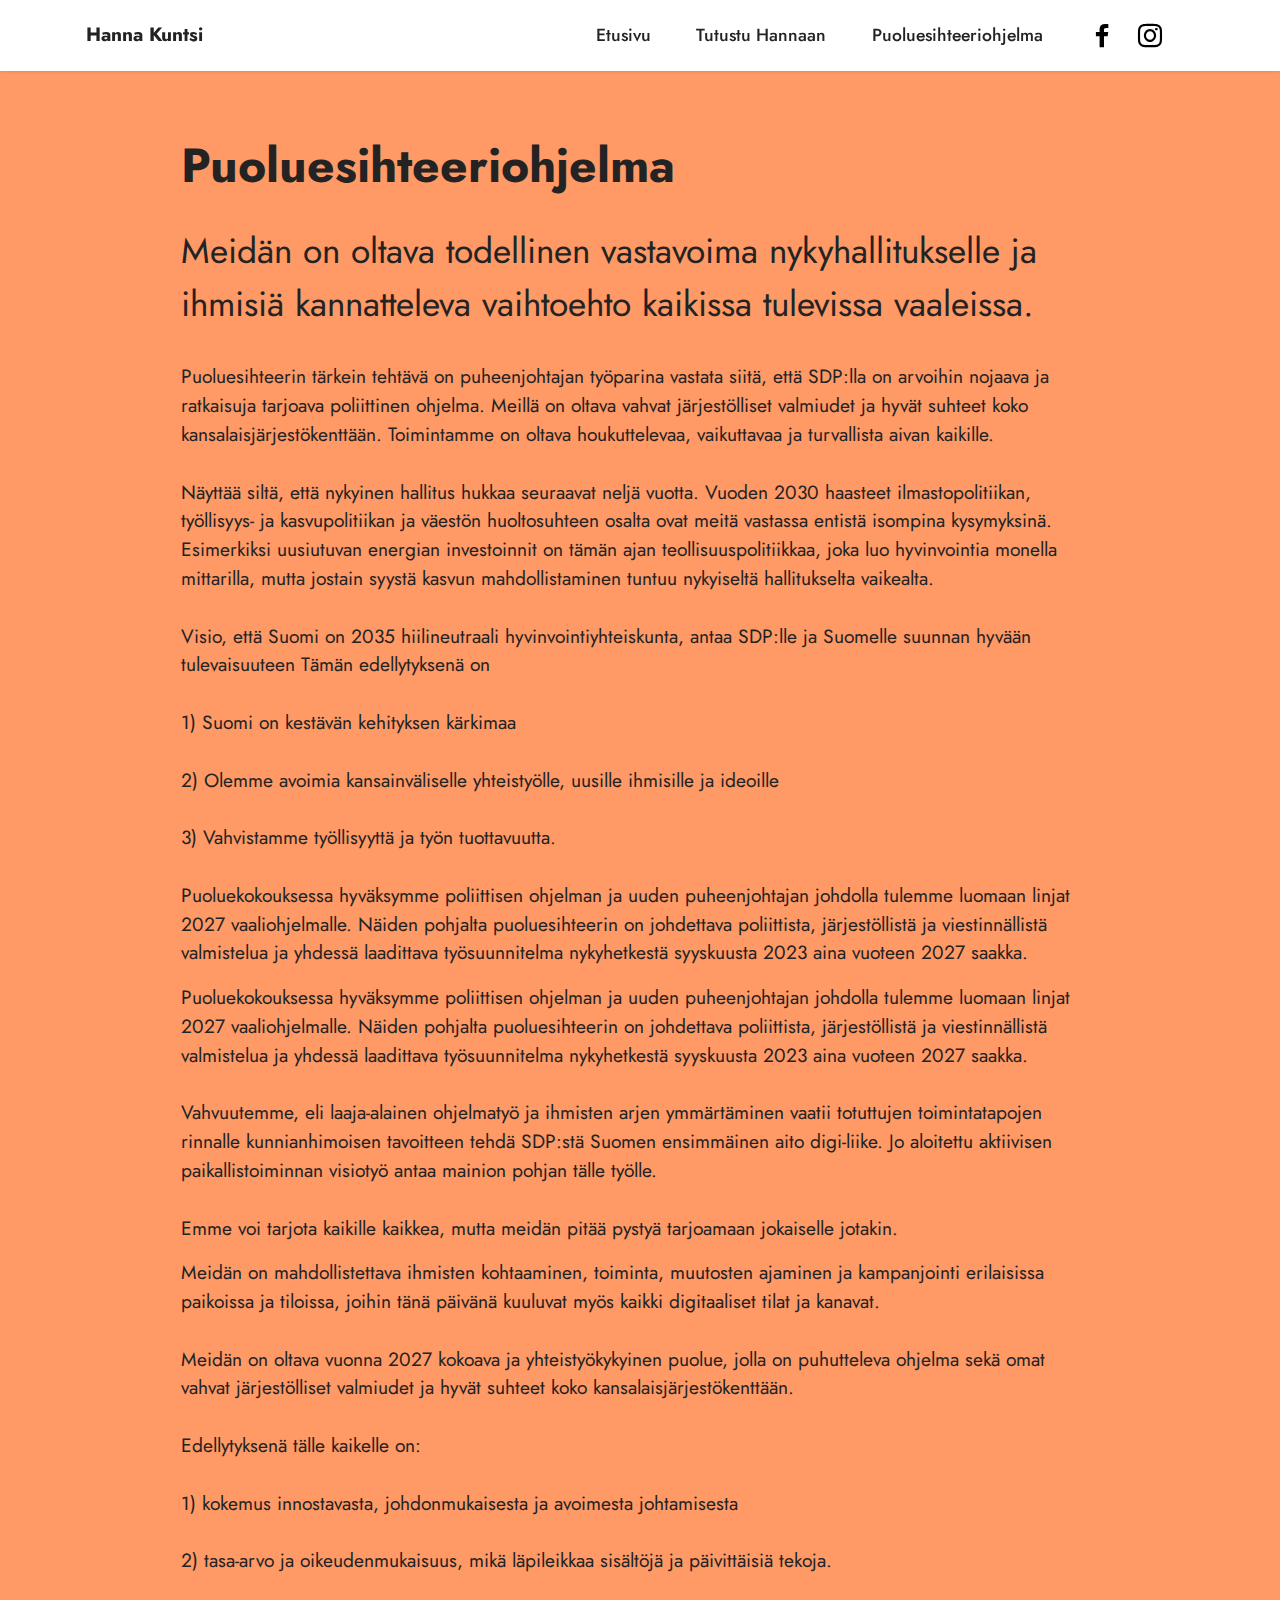
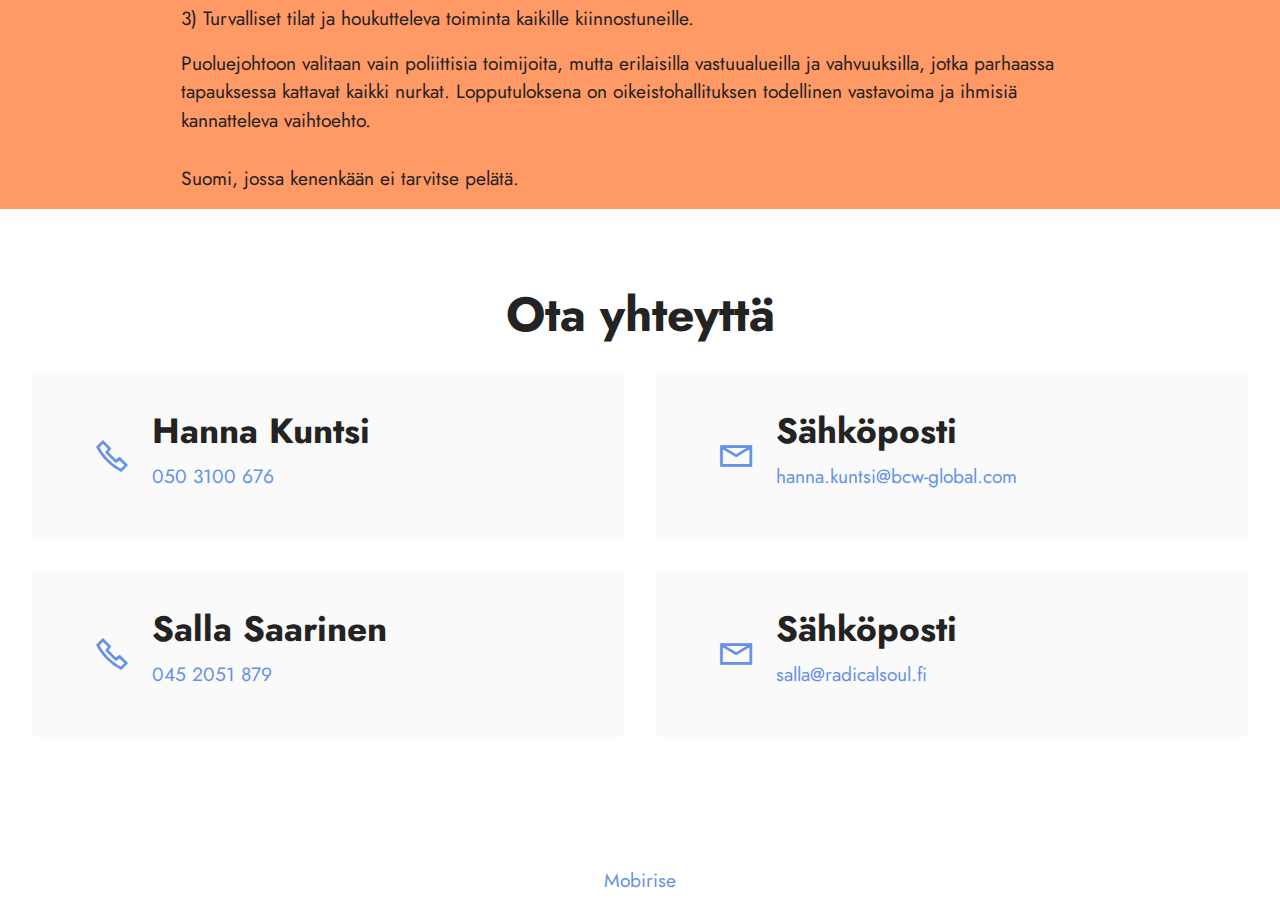
<file: page2.html>
<!DOCTYPE html>
<html  >
<head>
  <!-- Site made with Mobirise Website Builder v5.9.4, https://mobirise.com -->
  <meta charset="UTF-8">
  <meta http-equiv="X-UA-Compatible" content="IE=edge">
  <meta name="generator" content="Mobirise v5.9.4, mobirise.com">
  <meta name="viewport" content="width=device-width, initial-scale=1, minimum-scale=1">
  <link rel="shortcut icon" href="assets/images/sdp-ruusu-2020-rgb-nettikayttoon-128x128.png" type="image/x-icon">
  <meta name="description" content="Olen tarttumassa toimeen
Meidän pitää uudistaa järjestötyön toimintatapoja, nostaa kampanjaosaamisen tasoa ja levittää uusia ideoita ja työkaluja.
Tarvitsemme organisaation johtamista, tiimityöskentelyn kehittämistä ja järjestökoneen saumatonta yhteistyötä.

Meidän on oltava kokoava ja yhteistyökykyinen puolue, jolla on paitsi puhutteleva ohjelma, niin myös omat vahvat järjestölliset valmiudet ja vahvat suhteet koko kansalaisjärjestökenttään ja jonka toiminta on houkuttelevaa, vaikuttavaa ja turvallista.">
  
  
  <title>Puoluesihteeriohjelma</title>
  <link rel="stylesheet" href="assets/web/assets/mobirise-icons2/mobirise2.css">
  <link rel="stylesheet" href="assets/bootstrap/css/bootstrap.min.css">
  <link rel="stylesheet" href="assets/bootstrap/css/bootstrap-grid.min.css">
  <link rel="stylesheet" href="assets/bootstrap/css/bootstrap-reboot.min.css">
  <link rel="stylesheet" href="assets/dropdown/css/style.css">
  <link rel="stylesheet" href="assets/socicon/css/styles.css">
  <link rel="stylesheet" href="assets/theme/css/style.css">
  <link rel="preload" href="https://fonts.googleapis.com/css?family=Jost:100,200,300,400,500,600,700,800,900,100i,200i,300i,400i,500i,600i,700i,800i,900i&display=swap" as="style" onload="this.onload=null;this.rel='stylesheet'">
  <noscript><link rel="stylesheet" href="https://fonts.googleapis.com/css?family=Jost:100,200,300,400,500,600,700,800,900,100i,200i,300i,400i,500i,600i,700i,800i,900i&display=swap"></noscript>
  <link rel="preload" as="style" href="assets/mobirise/css/mbr-additional.css"><link rel="stylesheet" href="assets/mobirise/css/mbr-additional.css" type="text/css">

  
  
  
</head>
<body>
  
  <section data-bs-version="5.1" class="menu menu3 cid-tIXRb4NAab" once="menu" id="menu3-22">
    
    <nav class="navbar navbar-dropdown navbar-fixed-top navbar-expand-lg">
        <div class="container">
            <div class="navbar-brand">
                
                <span class="navbar-caption-wrap"><a class="navbar-caption text-black text-primary display-7" href="index.html#image1-2u">Hanna Kuntsi</a></span>
            </div>
            <button class="navbar-toggler" type="button" data-toggle="collapse" data-bs-toggle="collapse" data-target="#navbarSupportedContent" data-bs-target="#navbarSupportedContent" aria-controls="navbarNavAltMarkup" aria-expanded="false" aria-label="Toggle navigation">
                <div class="hamburger">
                    <span></span>
                    <span></span>
                    <span></span>
                    <span></span>
                </div>
            </button>
            <div class="collapse navbar-collapse" id="navbarSupportedContent">
                <ul class="navbar-nav nav-dropdown nav-right" data-app-modern-menu="true"><li class="nav-item"><a class="nav-link link text-black text-primary display-4" href="index.html">Etusivu</a></li><li class="nav-item"><a class="nav-link link text-black text-primary display-4" href="page1.html">Tutustu Hannaan<br></a></li>
                    <li class="nav-item"><a class="nav-link link text-black text-primary display-4" href="page2.html">Puoluesihteeriohjelma</a></li></ul>
                <div class="icons-menu">
                    <a class="iconfont-wrapper" href="https://www.facebook.com/hanna.kuntsi" target="_blank">
                        <span class="p-2 mbr-iconfont socicon-facebook socicon"></span>
                    </a>
                    <a class="iconfont-wrapper" href="https://www.instagram.com/hannakuntsi/ " target="_blank">
                        <span class="p-2 mbr-iconfont socicon-instagram socicon"></span>
                    </a>
                    
                    
                </div>
                
            </div>
        </div>
    </nav>
</section>

<section data-bs-version="5.1" class="content5 cid-tIXUjqphWm" id="content5-2c">
    
    <div class="container">
        <div class="row justify-content-center">
            <div class="col-md-12 col-lg-10">
                <h3 class="mbr-section-title mbr-fonts-style mb-4 display-2">
                    <strong>Puoluesihteeriohjelma</strong></h3>
                <h4 class="mbr-section-subtitle mbr-fonts-style mb-4 display-5">Meidän on oltava todellinen vastavoima nykyhallitukselle ja ihmisiä kannatteleva vaihtoehto kaikissa tulevissa vaaleissa.</h4>
                <p class="mbr-text mbr-fonts-style display-7">Puoluesihteerin tärkein tehtävä on puheenjohtajan työparina vastata siitä, että SDP:lla on arvoihin nojaava ja ratkaisuja tarjoava poliittinen ohjelma. Meillä on oltava vahvat järjestölliset valmiudet ja hyvät suhteet koko kansalaisjärjestökenttään. Toimintamme on oltava houkuttelevaa, vaikuttavaa ja turvallista aivan kaikille.
<br>
<br>Näyttää siltä, että nykyinen hallitus hukkaa seuraavat neljä vuotta. Vuoden 2030 haasteet ilmastopolitiikan, työllisyys- ja kasvupolitiikan ja väestön huoltosuhteen osalta ovat meitä vastassa entistä isompina kysymyksinä. Esimerkiksi uusiutuvan energian investoinnit on tämän ajan teollisuuspolitiikkaa, joka luo hyvinvointia monella mittarilla, mutta jostain syystä kasvun mahdollistaminen tuntuu nykyiseltä hallitukselta vaikealta.
<br>
<br>Visio, että Suomi on 2035 hiilineutraali hyvinvointiyhteiskunta, antaa SDP:lle ja Suomelle suunnan hyvään tulevaisuuteen Tämän edellytyksenä on
<br>
<br>1) Suomi on kestävän kehityksen kärkimaa
<br>
<br>2) Olemme avoimia kansainväliselle yhteistyölle, uusille ihmisille ja ideoille
<br>
<br>3) Vahvistamme työllisyyttä ja työn tuottavuutta.
<br>
<br>Puoluekokouksessa hyväksymme poliittisen ohjelman ja uuden puheenjohtajan johdolla tulemme luomaan linjat 2027 vaaliohjelmalle. Näiden pohjalta puoluesihteerin on johdettava poliittista, järjestöllistä ja viestinnällistä valmistelua ja yhdessä laadittava työsuunnitelma nykyhetkestä syyskuusta 2023 aina vuoteen 2027 saakka.<br></p>
            </div>
        </div>
    </div>
</section>

<section data-bs-version="5.1" class="content5 cid-tIXUNN1vSL" id="content5-2d">
    
    <div class="container">
        <div class="row justify-content-center">
            <div class="col-md-12 col-lg-10">
                
                
                <p class="mbr-text mbr-fonts-style display-7">Puoluekokouksessa hyväksymme poliittisen ohjelman ja uuden puheenjohtajan johdolla tulemme luomaan linjat 2027 vaaliohjelmalle. Näiden pohjalta puoluesihteerin on johdettava poliittista, järjestöllistä ja viestinnällistä valmistelua ja yhdessä laadittava työsuunnitelma nykyhetkestä syyskuusta 2023 aina vuoteen 2027 saakka.
<br>
<br>Vahvuutemme, eli laaja-alainen ohjelmatyö ja ihmisten arjen ymmärtäminen vaatii totuttujen toimintatapojen rinnalle kunnianhimoisen tavoitteen tehdä SDP:stä Suomen ensimmäinen aito digi-liike. Jo aloitettu aktiivisen paikallistoiminnan visiotyö antaa mainion pohjan tälle työlle.
<br>
<br>Emme voi tarjota kaikille kaikkea, mutta meidän pitää pystyä tarjoamaan jokaiselle jotakin.&nbsp;<br></p>
            </div>
        </div>
    </div>
</section>

<section data-bs-version="5.1" class="content5 cid-tIXVdmsxaE" id="content5-2f">
    
    <div class="container">
        <div class="row justify-content-center">
            <div class="col-md-12 col-lg-10">
                
                
                <p class="mbr-text mbr-fonts-style display-7">Meidän on mahdollistettava ihmisten kohtaaminen, toiminta, muutosten ajaminen ja kampanjointi erilaisissa paikoissa ja tiloissa, joihin tänä päivänä kuuluvat myös kaikki digitaaliset tilat ja kanavat.
<br>
<br>Meidän on oltava vuonna 2027 kokoava ja yhteistyökykyinen puolue, jolla on puhutteleva ohjelma sekä omat vahvat järjestölliset valmiudet ja hyvät suhteet koko kansalaisjärjestökenttään.
<br>
<br>Edellytyksenä tälle kaikelle on:
<br>
<br>1) kokemus innostavasta, johdonmukaisesta ja avoimesta johtamisesta
<br>
<br>2) tasa-arvo ja oikeudenmukaisuus, mikä läpileikkaa sisältöjä ja päivittäisiä tekoja.
<br>
<br>3) Turvalliset tilat ja houkutteleva toiminta kaikille kiinnostuneille.<br></p>
            </div>
        </div>
    </div>
</section>

<section data-bs-version="5.1" class="content5 cid-tIXVrrrjyb" id="content5-2g">
    
    <div class="container">
        <div class="row justify-content-center">
            <div class="col-md-12 col-lg-10">
                
                
                <p class="mbr-text mbr-fonts-style display-7">Puoluejohtoon valitaan vain poliittisia toimijoita, mutta erilaisilla vastuualueilla ja vahvuuksilla, jotka parhaassa tapauksessa kattavat kaikki nurkat. Lopputuloksena on oikeistohallituksen todellinen vastavoima ja ihmisiä kannatteleva vaihtoehto.
<br>
<br>Suomi, jossa kenenkään ei tarvitse pelätä.</p>
            </div>
        </div>
    </div>
</section>

<section data-bs-version="5.1" class="contacts2 cid-tIXRb5zr0v" id="contacts2-25">
    <!---->
    

    
    
    <div class="container-fluid">
        <div class="mbr-section-head">
            <h3 class="mbr-section-title mbr-fonts-style align-center mb-0 display-2">
                <strong>Ota yhteyttä</strong></h3>
            
        </div>
        <div class="row justify-content-center mt-4">
            <div class="card col-12 col-md-6">
                <div class="card-wrapper">
                    <div class="image-wrapper">
                        <span class="mbr-iconfont mobi-mbri-phone mobi-mbri"></span>
                    </div>
                    <div class="text-wrapper">
                        <h6 class="card-title mbr-fonts-style mb-1 display-5">
                            <strong>Hanna Kuntsi</strong></h6>
                        <p class="mbr-text mbr-fonts-style display-7">
                            <a href="tel:050 3100 676" class="text-primary">050 3100 676</a>
                        </p>
                    </div>
                </div>
            </div>
            <div class="card col-12 col-md-6">
                <div class="card-wrapper">
                    <div class="image-wrapper">
                        <span class="mbr-iconfont mobi-mbri-letter mobi-mbri"></span>
                    </div>
                    <div class="text-wrapper">
                        <h6 class="card-title mbr-fonts-style mb-1 display-5">
                            <strong>Sähköposti</strong></h6>
                        <p class="mbr-text mbr-fonts-style display-7">
                            <a href="mailto:hanna.kuntsi@bcw-global.com" class="text-primary">hanna.kuntsi@bcw-global.com</a>
                        </p>
                    </div>
                </div>
            </div>
            <div class="card col-12 col-md-6">
                <div class="card-wrapper">
                    <div class="image-wrapper">
                        <span class="mbr-iconfont mobi-mbri-phone mobi-mbri"></span>
                    </div>
                    <div class="text-wrapper">
                        <h6 class="card-title mbr-fonts-style mb-1 display-5"><strong>Salla Saarinen</strong></h6>
                        <p class="mbr-text mbr-fonts-style display-7">
                            <a href="tel:4040454604653" class="text-primary">045 2051 879</a></p>
                    </div>
                </div>
            </div>
            <div class="card col-12 col-md-6">
                <div class="card-wrapper">
                    <div class="image-wrapper">
                        <span class="mbr-iconfont mobi-mbri-letter mobi-mbri"></span>
                    </div>
                    <div class="text-wrapper">
                        <h6 class="card-title mbr-fonts-style mb-1 display-5"><strong>Sähköposti</strong></h6>
                        <p class="mbr-text mbr-fonts-style display-7"><a href="mailto:salla@radicalsoul.fi" class="text-primary">salla@radicalsoul.fi </a></p>
                    </div>
                </div>
            </div>
        </div>
    </div>
</section><section class="display-7" style="padding: 0;align-items: center;justify-content: center;flex-wrap: wrap;    align-content: center;display: flex;position: relative;height: 4rem;"><a href="https://mobiri.se/3034918" style="flex: 1 1;height: 4rem;position: absolute;width: 100%;z-index: 1;"><img alt="" style="height: 4rem;" src="[data-uri]"></a><p style="margin: 0;text-align: center;" class="display-7">&#8204;</p><a style="z-index:1" href="https://mobirise.com/html-builder.html">Mobirise</a></section><script src="assets/bootstrap/js/bootstrap.bundle.min.js"></script>  <script src="assets/smoothscroll/smooth-scroll.js"></script>  <script src="assets/ytplayer/index.js"></script>  <script src="assets/dropdown/js/navbar-dropdown.js"></script>  <script src="assets/theme/js/script.js"></script>  
  
  
</body>
</html>
</file>
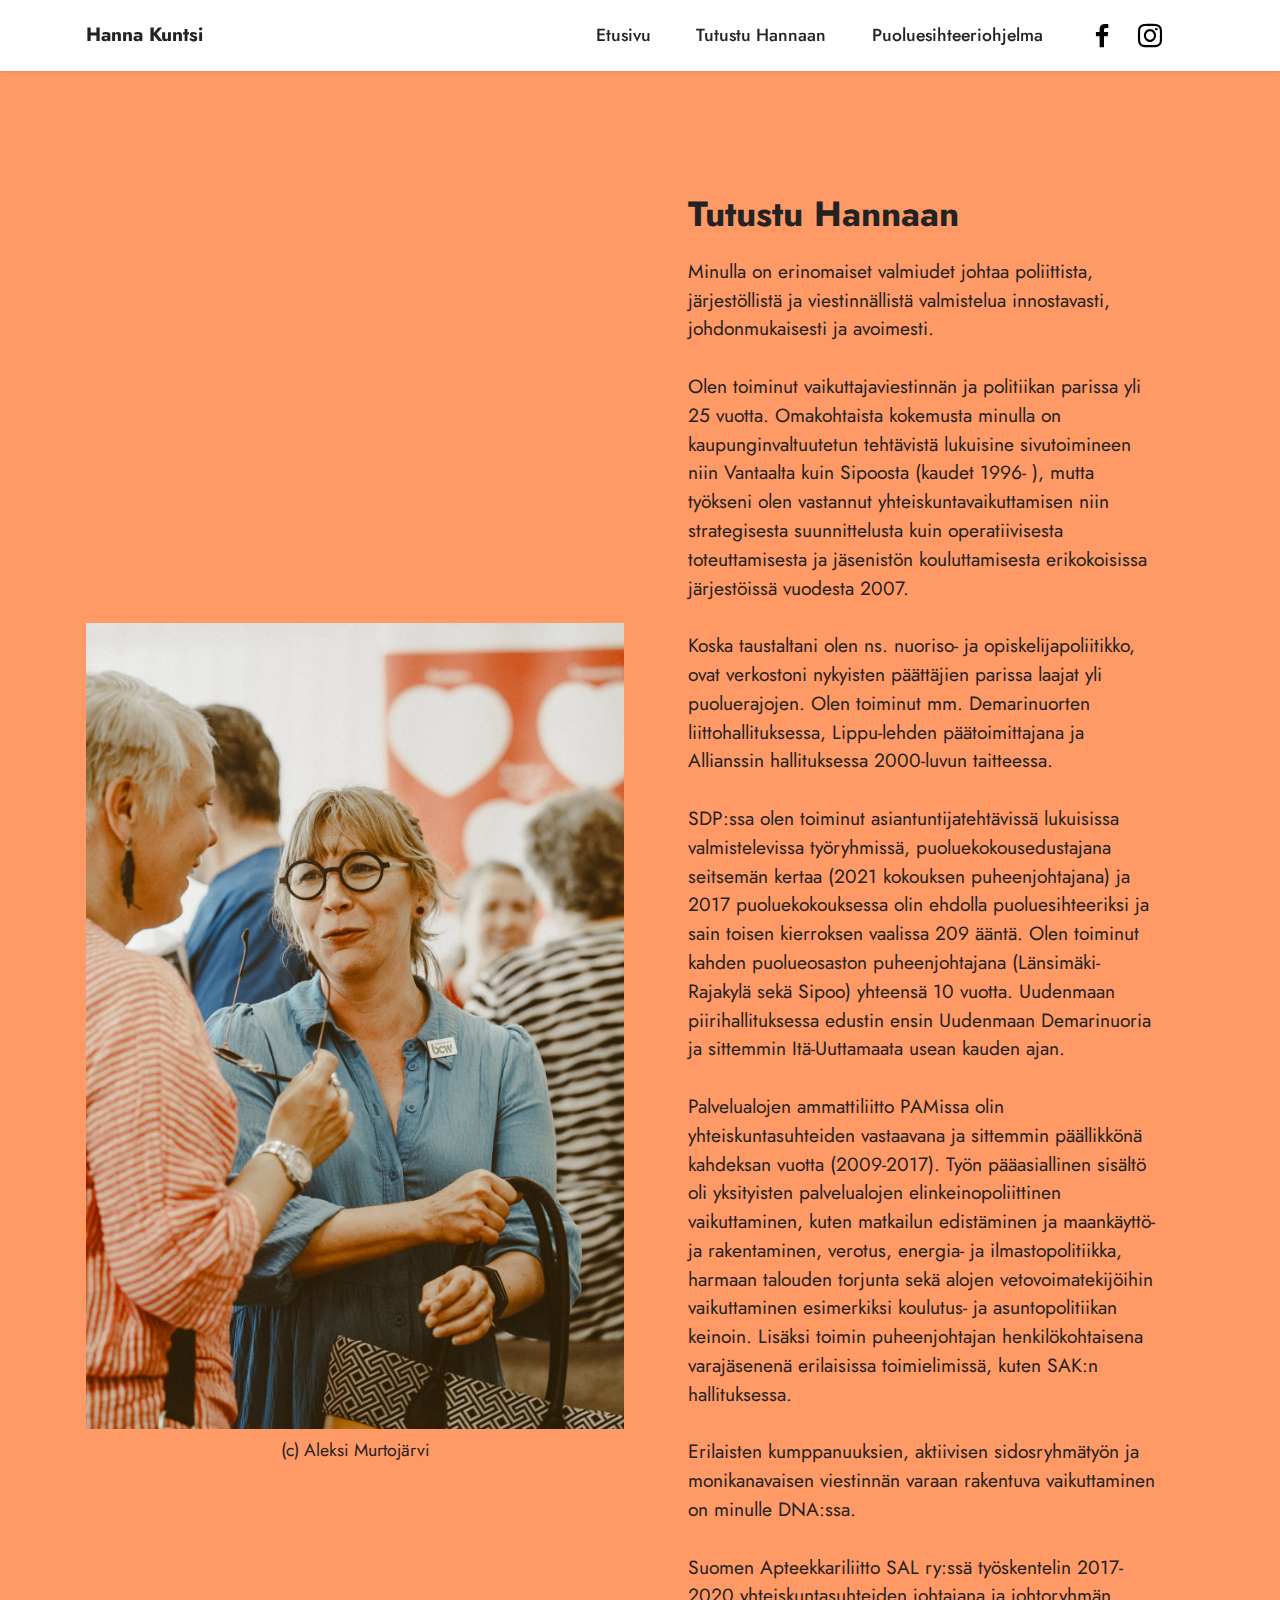
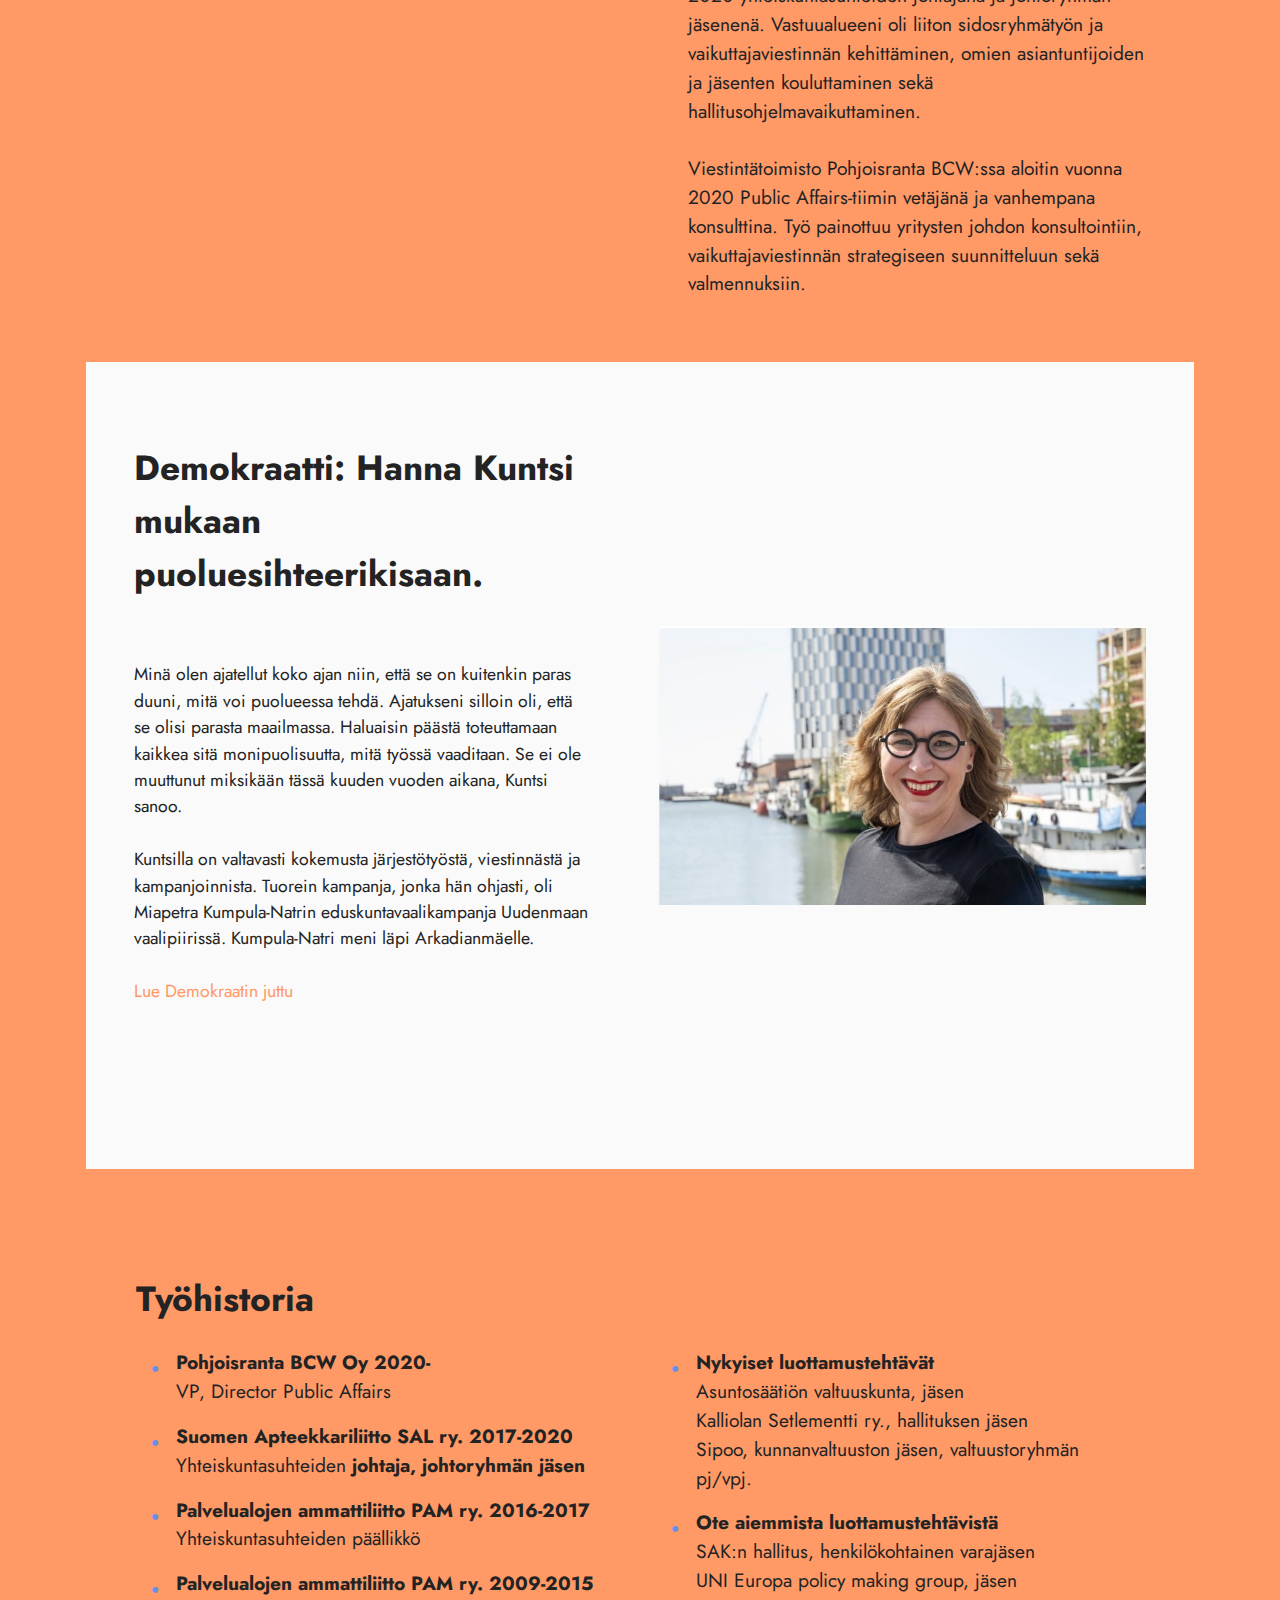
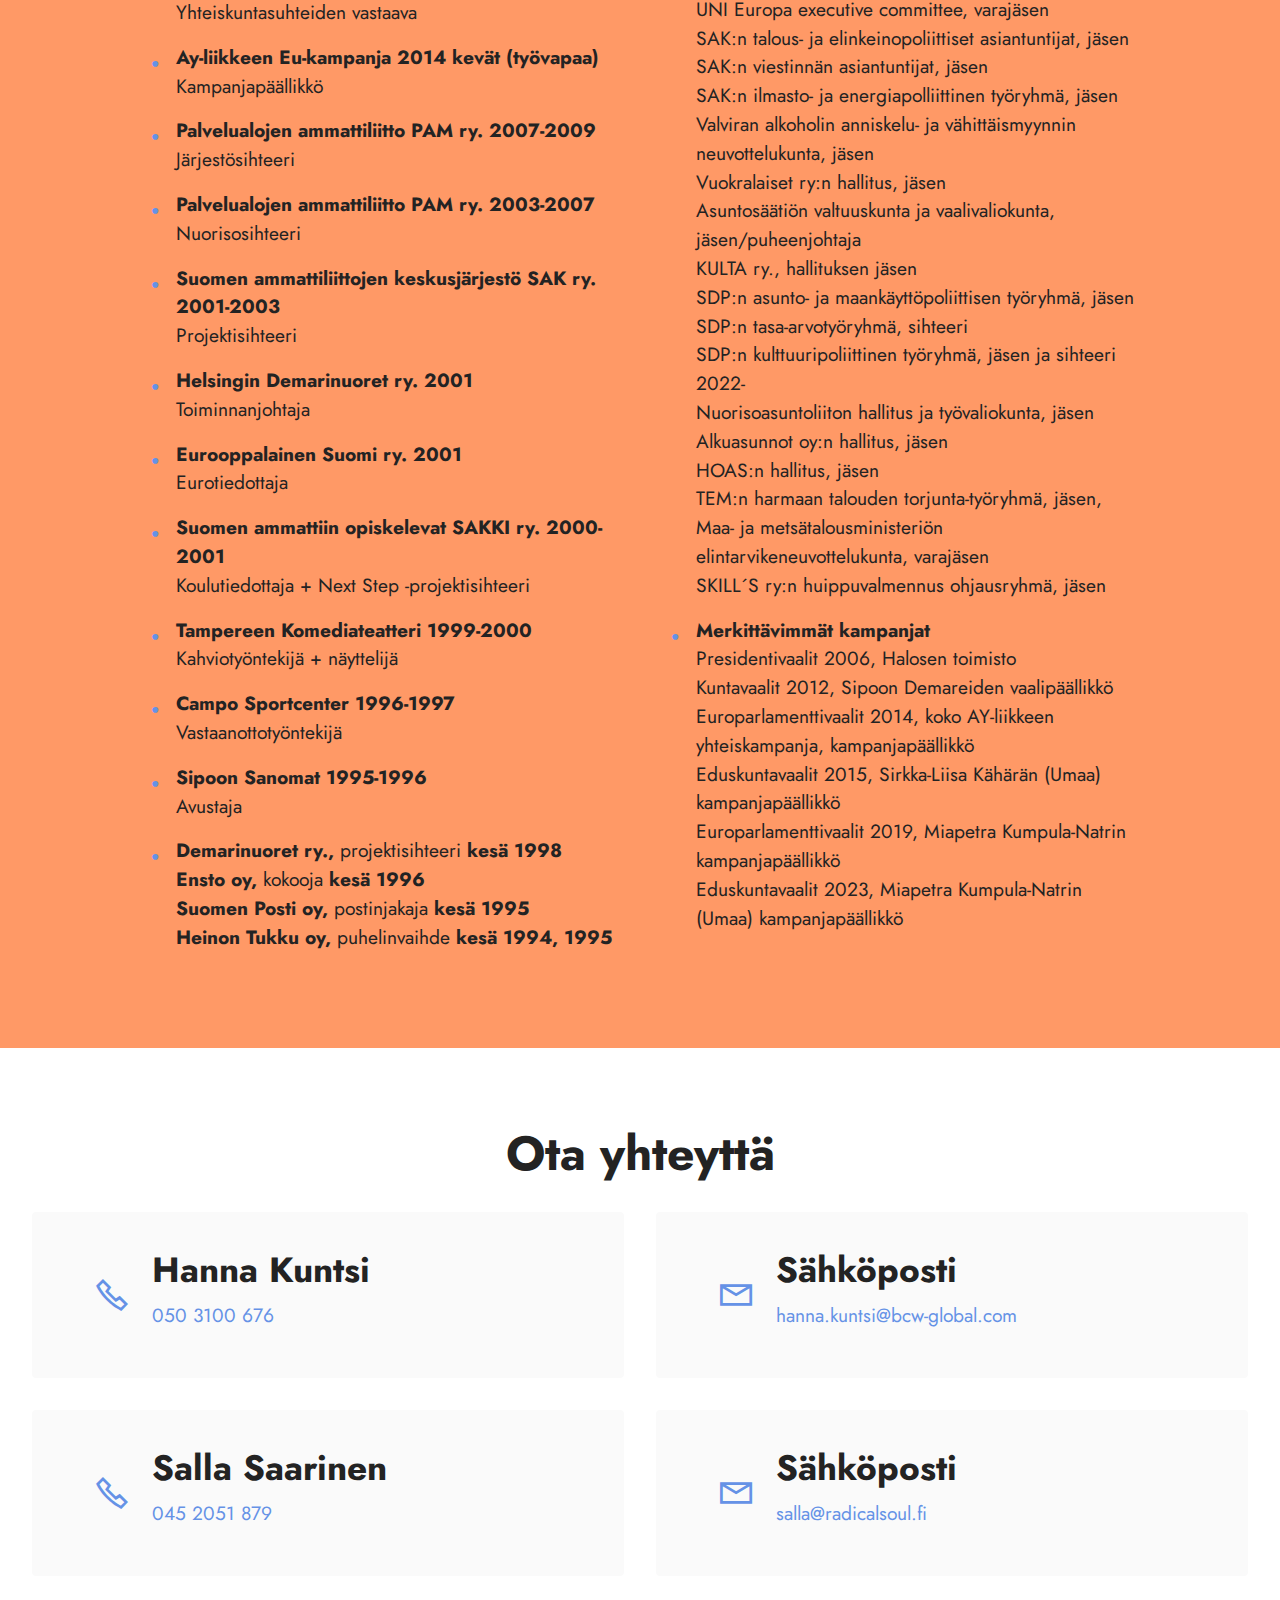
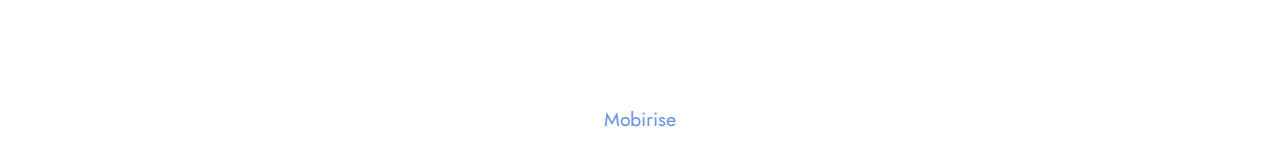
<file: page3.html>
<!DOCTYPE html>
<html  >
<head>
  <!-- Site made with Mobirise Website Builder v5.9.4, https://mobirise.com -->
  <meta charset="UTF-8">
  <meta http-equiv="X-UA-Compatible" content="IE=edge">
  <meta name="generator" content="Mobirise v5.9.4, mobirise.com">
  <meta name="viewport" content="width=device-width, initial-scale=1, minimum-scale=1">
  <link rel="shortcut icon" href="assets/images/sdp-ruusu-2020-rgb-nettikayttoon-128x128.png" type="image/x-icon">
  <meta name="description" content="Olen toiminut vaikuttajaviestinnän ja politiikan parissa yli 25 vuotta. Omakohtaista kokemusta minulla on kaupunginvaltuutetun tehtävistä lukuisine sivutoimineen niin Vantaalta kuin Sipoosta (kaudet 1996- ), mutta työkseni olen vastannut yhteiskuntavaikuttamisen niin strategisesta suunnittelusta kuin operatiivisesta toteuttamisesta ja jäsenistön kouluttamisesta erikokoisissa järjestöissä vuodesta 2007.">
  
  
  <title>Tutustu Hannaan</title>
  <link rel="stylesheet" href="assets/web/assets/mobirise-icons2/mobirise2.css">
  <link rel="stylesheet" href="assets/bootstrap/css/bootstrap.min.css">
  <link rel="stylesheet" href="assets/bootstrap/css/bootstrap-grid.min.css">
  <link rel="stylesheet" href="assets/bootstrap/css/bootstrap-reboot.min.css">
  <link rel="stylesheet" href="assets/dropdown/css/style.css">
  <link rel="stylesheet" href="assets/socicon/css/styles.css">
  <link rel="stylesheet" href="assets/theme/css/style.css">
  <link rel="preload" href="https://fonts.googleapis.com/css?family=Jost:100,200,300,400,500,600,700,800,900,100i,200i,300i,400i,500i,600i,700i,800i,900i&display=swap" as="style" onload="this.onload=null;this.rel='stylesheet'">
  <noscript><link rel="stylesheet" href="https://fonts.googleapis.com/css?family=Jost:100,200,300,400,500,600,700,800,900,100i,200i,300i,400i,500i,600i,700i,800i,900i&display=swap"></noscript>
  <link rel="preload" as="style" href="assets/mobirise/css/mbr-additional.css"><link rel="stylesheet" href="assets/mobirise/css/mbr-additional.css" type="text/css">

  
  
  
</head>
<body>
  
  <section data-bs-version="5.1" class="menu menu3 cid-tIi9TXmGoS" once="menu" id="menu3-1p">
    
    <nav class="navbar navbar-dropdown navbar-fixed-top navbar-expand-lg">
        <div class="container">
            <div class="navbar-brand">
                
                <span class="navbar-caption-wrap"><a class="navbar-caption text-black text-primary display-7" href="index.html#image1-2u">Hanna Kuntsi</a></span>
            </div>
            <button class="navbar-toggler" type="button" data-toggle="collapse" data-bs-toggle="collapse" data-target="#navbarSupportedContent" data-bs-target="#navbarSupportedContent" aria-controls="navbarNavAltMarkup" aria-expanded="false" aria-label="Toggle navigation">
                <div class="hamburger">
                    <span></span>
                    <span></span>
                    <span></span>
                    <span></span>
                </div>
            </button>
            <div class="collapse navbar-collapse" id="navbarSupportedContent">
                <ul class="navbar-nav nav-dropdown nav-right" data-app-modern-menu="true"><li class="nav-item"><a class="nav-link link text-black text-primary display-4" href="index.html">Etusivu</a></li><li class="nav-item"><a class="nav-link link text-black text-primary display-4" href="page1.html">Tutustu Hannaan<br></a></li>
                    <li class="nav-item"><a class="nav-link link text-black text-primary display-4" href="page2.html">Puoluesihteeriohjelma</a></li></ul>
                <div class="icons-menu">
                    <a class="iconfont-wrapper" href="https://www.facebook.com/hanna.kuntsi" target="_blank">
                        <span class="p-2 mbr-iconfont socicon-facebook socicon"></span>
                    </a>
                    <a class="iconfont-wrapper" href="https://www.instagram.com/hannakuntsi/ " target="_blank">
                        <span class="p-2 mbr-iconfont socicon-instagram socicon"></span>
                    </a>
                    
                    
                </div>
                
            </div>
        </div>
    </nav>
</section>

<section data-bs-version="5.1" class="image1 cid-tJx3uo0weD" id="image1-2w">
    

    
    

    <div class="container">
        <div class="row align-items-center">
            <div class="col-12 col-lg-6">
                <div class="image-wrapper">
                    <img src="assets/images/20230628-suomiareena-aleksi-murtojarvi-4-1256x1880.jpg" alt="Mobirise Website Builder">
                    <p class="mbr-description mbr-fonts-style pt-2 align-center display-4">
                    (c) Aleksi Murtojärvi</p>
                </div>
            </div>
            <div class="col-12 col-lg">
                <div class="text-wrapper">
                    <h3 class="mbr-section-title mbr-fonts-style mb-3 display-5"><strong>Tutustu Hannaan</strong></h3>
                    <p class="mbr-text mbr-fonts-style display-7">Minulla on erinomaiset valmiudet johtaa poliittista, järjestöllistä ja viestinnällistä valmistelua innostavasti, johdonmukaisesti ja avoimesti.
<br>
<br>Olen toiminut vaikuttajaviestinnän ja politiikan parissa yli 25 vuotta. Omakohtaista kokemusta minulla on kaupunginvaltuutetun tehtävistä lukuisine sivutoimineen niin Vantaalta kuin Sipoosta (kaudet 1996- ), mutta työkseni olen vastannut yhteiskuntavaikuttamisen niin strategisesta suunnittelusta kuin operatiivisesta toteuttamisesta ja jäsenistön kouluttamisesta erikokoisissa järjestöissä vuodesta 2007.
<br>
<br>Koska taustaltani olen ns. nuoriso- ja opiskelijapoliitikko, ovat verkostoni nykyisten päättäjien parissa laajat yli puoluerajojen. Olen toiminut mm. Demarinuorten liittohallituksessa, Lippu-lehden päätoimittajana ja Allianssin hallituksessa 2000-luvun taitteessa.
<br>
<br>SDP:ssa olen toiminut asiantuntijatehtävissä lukuisissa valmistelevissa työryhmissä, puoluekokousedustajana seitsemän kertaa (2021 kokouksen puheenjohtajana) ja 2017 puoluekokouksessa olin ehdolla puoluesihteeriksi ja sain toisen kierroksen vaalissa 209 ääntä. Olen toiminut kahden puolueosaston puheenjohtajana (Länsimäki-Rajakylä sekä Sipoo) yhteensä 10 vuotta. Uudenmaan piirihallituksessa edustin ensin Uudenmaan Demarinuoria ja sittemmin Itä-Uuttamaata usean kauden ajan.
<br>
<br>Palvelualojen ammattiliitto PAMissa olin yhteiskuntasuhteiden vastaavana ja sittemmin päällikkönä kahdeksan vuotta (2009-2017). Työn pääasiallinen sisältö oli yksityisten palvelualojen elinkeinopoliittinen vaikuttaminen, kuten matkailun edistäminen ja maankäyttö- ja rakentaminen, verotus, energia- ja ilmastopolitiikka, harmaan talouden torjunta sekä alojen vetovoimatekijöihin vaikuttaminen esimerkiksi koulutus- ja asuntopolitiikan keinoin. Lisäksi toimin puheenjohtajan henkilökohtaisena varajäsenenä erilaisissa toimielimissä, kuten SAK:n hallituksessa.
<br>
<br>Erilaisten kumppanuuksien, aktiivisen sidosryhmätyön ja monikanavaisen viestinnän varaan rakentuva vaikuttaminen on minulle DNA:ssa.
<br>
<br>Suomen Apteekkariliitto SAL ry:ssä työskentelin 2017-2020 yhteiskuntasuhteiden johtajana ja johtoryhmän jäsenenä. Vastuualueeni oli liiton sidosryhmätyön ja vaikuttajaviestinnän kehittäminen, omien asiantuntijoiden ja jäsenten kouluttaminen sekä hallitusohjelmavaikuttaminen.
<br>
<br>Viestintätoimisto Pohjoisranta BCW:ssa aloitin vuonna 2020 Public Affairs-tiimin vetäjänä ja vanhempana konsulttina. Työ painottuu yritysten johdon konsultointiin, vaikuttajaviestinnän strategiseen suunnitteluun sekä valmennuksiin.</p>
                </div>
            </div>
        </div>
    </div>
</section>

<section data-bs-version="5.1" class="features15 cid-tJwXpECmf1" id="features16-2p">

    

    
    
    <div class="container">
        <div class="content-wrapper">
            <div class="row align-items-center">
                <div class="col-12 col-lg">
                    <div class="text-wrapper">
                        <h6 class="card-title mbr-fonts-style display-5"><strong>Demokraatti: Hanna Kuntsi mukaan puoluesihteerikisaan.</strong><br><strong><br></strong></h6>
                        <p class="mbr-text mbr-fonts-style mb-4 display-4">Minä olen ajatellut koko ajan niin, että se on kuitenkin paras duuni, mitä voi puolueessa tehdä. Ajatukseni silloin oli, että se olisi parasta maailmassa. Haluaisin päästä toteuttamaan kaikkea sitä monipuolisuutta, mitä työssä vaaditaan. Se ei ole muuttunut miksikään tässä kuuden vuoden aikana, Kuntsi sanoo.
<br>
<br>Kuntsilla on valtavasti kokemusta järjestötyöstä, viestinnästä ja kampanjoinnista. Tuorein kampanja, jonka hän ohjasti, oli Miapetra Kumpula-Natrin eduskuntavaalikampanja Uudenmaan vaalipiirissä. Kumpula-Natri meni läpi Arkadianmäelle.
<br>
<br><a href="https://demokraatti.fi/hanna-kuntsi-mukaan-puoluesihteerikisaan-paras-duuni-mita-voi-puolueessa-tehda" class="text-danger" target="_blank">Lue Demokraatin juttu</a><br><br><br></p>
                        
                    </div>
                </div>
                <div class="col-12 col-lg-6">
                    <div class="image-wrapper">
                        <img src="assets/images/demokraatti-728x414.jpg" alt="Mobirise Website Builder">
                    </div>
                </div>
            </div>
        </div>
    </div>
</section>

<section data-bs-version="5.1" class="content13 cid-tIiilKtr89" id="content13-1y">
    

    
    
    <div class="container-fluid">
        <div class="row justify-content-center">
            <div class="col-md-12 col-lg-10">
                <h3 class="mbr-section-title mbr-fonts-style mb-4 display-5"><p><strong>Työhistoria</strong></p></h3>
            </div>
        </div>
        <div class="row justify-content-center">
            <div class="col-md-12 col-lg-10">
                <div class="row justify-content-center">
                    <div class="col-12 col-lg-6">
                        <ul class="list mbr-fonts-style display-7">
                            <li><strong>Pohjoisranta BCW Oy 2020-<br></strong><span style="font-size: 1.2rem;">VP, Director Public Affairs</span></li><li><strong>Suomen Apteekkariliitto SAL ry. 2017-2020<br></strong><span style="font-size: 1.2rem;">Yhteiskuntasuhteiden </span><strong>johtaja, johtoryhmän jäsen</strong></li><li><strong>Palvelualojen ammattiliitto PAM ry. 2016-2017<br></strong><span style="font-size: 1.2rem;">Yhteiskuntasuhteiden päällikkö</span></li><li><strong>Palvelualojen ammattiliitto PAM ry. 2009-2015<br></strong><span style="font-size: 1.2rem;">Yhteiskuntasuhteiden vastaava</span></li><li><strong>Ay-liikkeen Eu-kampanja 2014 kevät (työvapaa)<br></strong><span style="font-size: 1.2rem;">Kampanjapäällikkö</span></li><li><strong>Palvelualojen ammattiliitto PAM ry. 2007-2009<br></strong><span style="font-size: 1.2rem;">Järjestösihteeri</span></li><li><strong>Palvelualojen ammattiliitto PAM ry. 2003-2007<br></strong><span style="font-size: 1.2rem;">Nuorisosihteeri</span></li><li><strong>Suomen ammattiliittojen keskusjärjestö SAK ry. 2001-2003<br></strong><span style="font-size: 1.2rem;">Projektisihteeri</span></li><li><strong>Helsingin Demarinuoret ry. 2001<br></strong><span style="font-size: 1.2rem;">Toiminnanjohtaja</span></li><li><strong>Eurooppalainen Suomi ry. 2001<br></strong><span style="font-size: 1.2rem;">Eurotiedottaja</span></li><li><strong>Suomen ammattiin opiskelevat SAKKI ry. 2000-2001<br></strong><span style="font-size: 1.2rem;">Koulutiedottaja + Next Step -projektisihteeri</span></li><li><strong>Tampereen Komediateatteri 1999-2000<br></strong><span style="font-size: 1.2rem;">Kahviotyöntekijä + näyttelijä</span></li><li><strong>Campo Sportcenter 1996-1997<br></strong><span style="font-size: 1.2rem;">Vastaanottotyöntekijä</span></li><li><strong>Sipoon Sanomat 1995-1996<br></strong><span style="font-size: 1.2rem;">Avustaja</span></li>
                            <li><strong>Demarinuoret ry., </strong>projektisihteeri <strong>kesä 1998<br></strong><strong>Ensto oy, </strong><span style="font-size: 1.2rem;">kokooja </span><strong>kesä 1996<br></strong><strong>Suomen Posti oy, </strong><span style="font-size: 1.2rem;">postinjakaja </span><strong>kesä 1995<br></strong><strong>Heinon Tukku oy, </strong><span style="font-size: 1.2rem;">puhelinvaihde </span><strong>kesä 1994, 1995</strong></li>
                        </ul>
                    </div>
                    <div class="col-12 col-lg-6">
                        <ul class="list mbr-fonts-style display-7">
                            <li><strong>Nykyiset luottamustehtävät</strong><br>Asuntosäätiön valtuuskunta, jäsen&nbsp;&nbsp;<br>Kalliolan Setlementti ry., hallituksen jäsen&nbsp;&nbsp;<br>Sipoo, kunnanvaltuuston jäsen, valtuustoryhmän pj/vpj.&nbsp;&nbsp;</li>
                            <li><strong>Ote aiemmista luottamustehtävistä<br></strong>SAK:n hallitus, henkilökohtainen varajäsen <br>UNI Europa policy making group, jäsen <br>UNI Europa executive committee, varajäsen <br>SAK:n talous- ja elinkeinopoliittiset asiantuntijat, jäsen <br>SAK:n viestinnän asiantuntijat, jäsen <br>SAK:n ilmasto- ja energiapolliittinen työryhmä, jäsen <br>Valviran alkoholin anniskelu- ja vähittäismyynnin neuvottelukunta, jäsen <br>Vuokralaiset ry:n hallitus, jäsen <br>Asuntosäätiön valtuuskunta ja vaalivaliokunta, jäsen/puheenjohtaja <br>KULTA ry., hallituksen jäsen <br>SDP:n asunto- ja maankäyttöpoliittisen työryhmä, jäsen <br>SDP:n tasa-arvotyöryhmä, sihteeri <br>SDP:n kulttuuripoliittinen työryhmä, jäsen ja sihteeri 2022- <br>Nuorisoasuntoliiton hallitus ja työvaliokunta, jäsen <br>Alkuasunnot oy:n hallitus, jäsen <br>HOAS:n hallitus, jäsen <br>TEM:n harmaan talouden torjunta-työryhmä, jäsen, <br>Maa- ja metsätalousministeriön elintarvikeneuvottelukunta, varajäsen <br>SKILL´S ry:n huippuvalmennus ohjausryhmä, jäsen<br></li><li><strong>Merkittävimmät kampanjat</strong><br>Presidentivaalit 2006, Halosen toimisto<br>Kuntavaalit 2012, Sipoon Demareiden vaalipäällikkö<br>Europarlamenttivaalit 2014, koko AY-liikkeen yhteiskampanja, kampanjapäällikkö<br>Eduskuntavaalit 2015, Sirkka-Liisa Kähärän (Umaa) kampanjapäällikkö<br>Europarlamenttivaalit 2019, Miapetra Kumpula-Natrin kampanjapäällikkö<br>Eduskuntavaalit 2023, Miapetra Kumpula-Natrin (Umaa) kampanjapäällikkö&nbsp;</li>
                        </ul>
                    </div>
                </div>
            </div>
        </div>
    </div>
</section>

<section data-bs-version="5.1" class="contacts2 cid-tIi9TY8hDO" id="contacts2-1s">
    <!---->
    

    
    
    <div class="container-fluid">
        <div class="mbr-section-head">
            <h3 class="mbr-section-title mbr-fonts-style align-center mb-0 display-2">
                <strong>Ota yhteyttä</strong></h3>
            
        </div>
        <div class="row justify-content-center mt-4">
            <div class="card col-12 col-md-6">
                <div class="card-wrapper">
                    <div class="image-wrapper">
                        <span class="mbr-iconfont mobi-mbri-phone mobi-mbri"></span>
                    </div>
                    <div class="text-wrapper">
                        <h6 class="card-title mbr-fonts-style mb-1 display-5">
                            <strong>Hanna Kuntsi</strong></h6>
                        <p class="mbr-text mbr-fonts-style display-7">
                            <a href="tel:050 3100 676" class="text-primary">050 3100 676</a>
                        </p>
                    </div>
                </div>
            </div>
            <div class="card col-12 col-md-6">
                <div class="card-wrapper">
                    <div class="image-wrapper">
                        <span class="mbr-iconfont mobi-mbri-letter mobi-mbri"></span>
                    </div>
                    <div class="text-wrapper">
                        <h6 class="card-title mbr-fonts-style mb-1 display-5">
                            <strong>Sähköposti</strong></h6>
                        <p class="mbr-text mbr-fonts-style display-7">
                            <a href="mailto:hanna.kuntsi@bcw-global.com" class="text-primary">hanna.kuntsi@bcw-global.com</a>
                        </p>
                    </div>
                </div>
            </div>
            <div class="card col-12 col-md-6">
                <div class="card-wrapper">
                    <div class="image-wrapper">
                        <span class="mbr-iconfont mobi-mbri-phone mobi-mbri"></span>
                    </div>
                    <div class="text-wrapper">
                        <h6 class="card-title mbr-fonts-style mb-1 display-5"><strong>Salla Saarinen</strong></h6>
                        <p class="mbr-text mbr-fonts-style display-7">
                            <a href="tel:4040454604653" class="text-primary">045 2051 879</a></p>
                    </div>
                </div>
            </div>
            <div class="card col-12 col-md-6">
                <div class="card-wrapper">
                    <div class="image-wrapper">
                        <span class="mbr-iconfont mobi-mbri-letter mobi-mbri"></span>
                    </div>
                    <div class="text-wrapper">
                        <h6 class="card-title mbr-fonts-style mb-1 display-5"><strong>Sähköposti</strong></h6>
                        <p class="mbr-text mbr-fonts-style display-7"><a href="mailto:salla@radicalsoul.fi" class="text-primary">salla@radicalsoul.fi </a></p>
                    </div>
                </div>
            </div>
        </div>
    </div>
</section><section class="display-7" style="padding: 0;align-items: center;justify-content: center;flex-wrap: wrap;    align-content: center;display: flex;position: relative;height: 4rem;"><a href="https://mobiri.se/3034918" style="flex: 1 1;height: 4rem;position: absolute;width: 100%;z-index: 1;"><img alt="" style="height: 4rem;" src="[data-uri]"></a><p style="margin: 0;text-align: center;" class="display-7">&#8204;</p><a style="z-index:1" href="https://mobirise.com/html-editor.html">Mobirise</a></section><script src="assets/bootstrap/js/bootstrap.bundle.min.js"></script>  <script src="assets/smoothscroll/smooth-scroll.js"></script>  <script src="assets/ytplayer/index.js"></script>  <script src="assets/dropdown/js/navbar-dropdown.js"></script>  <script src="assets/theme/js/script.js"></script>  
  
  
</body>
</html>
</file>
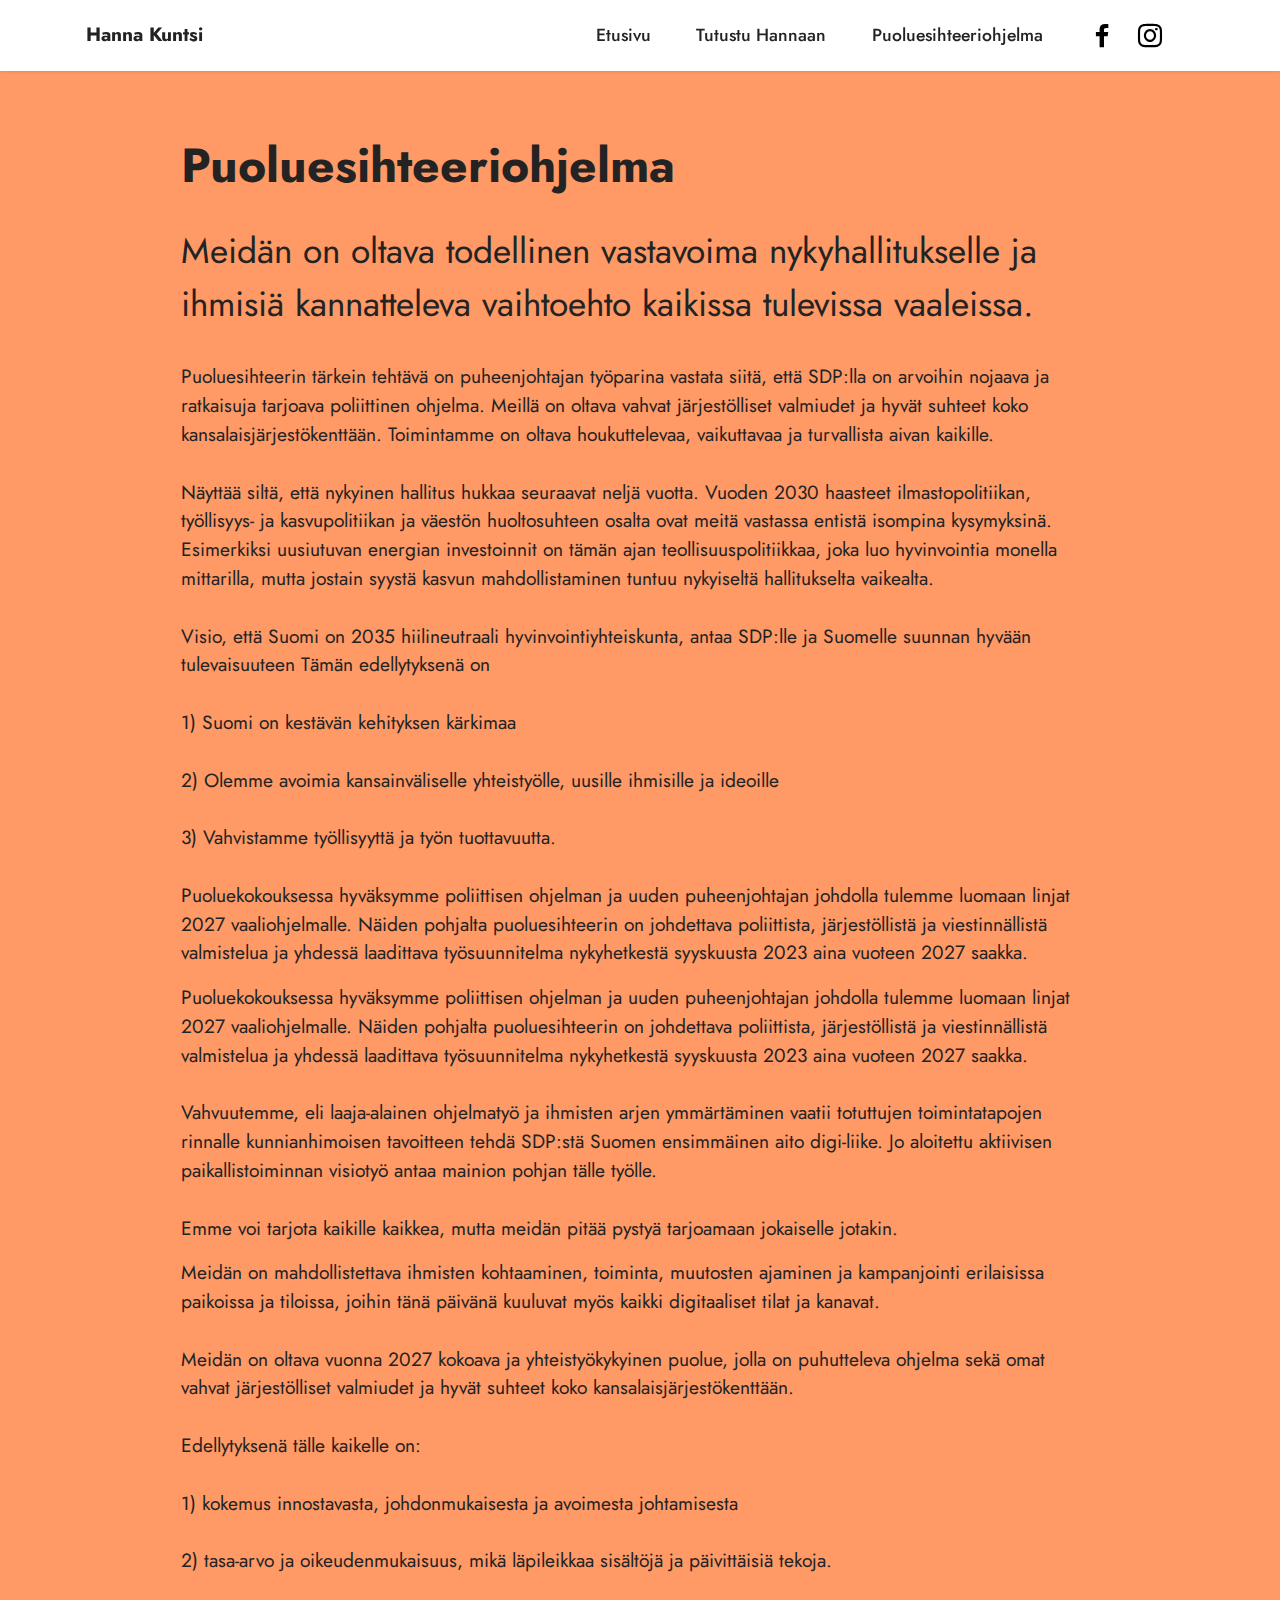
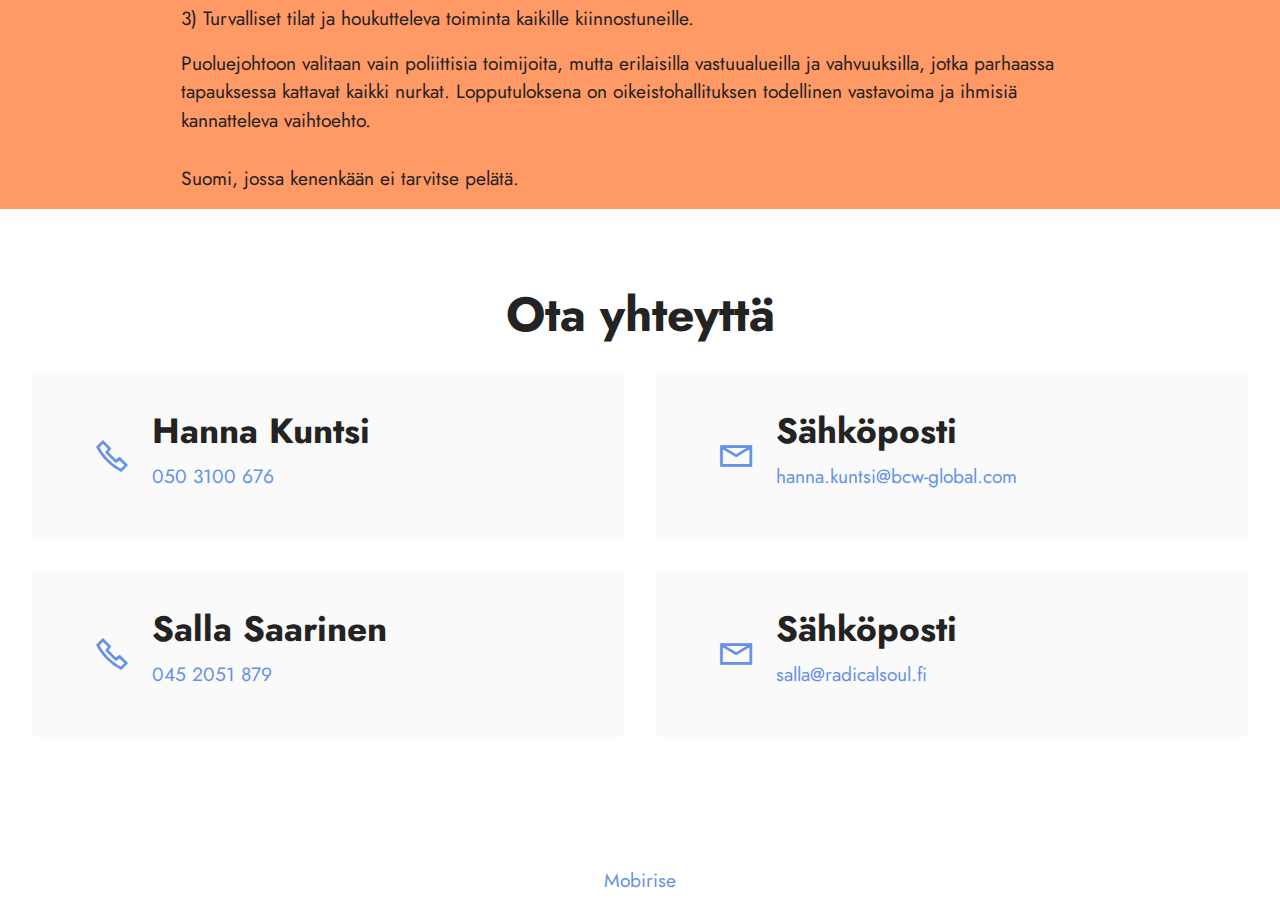
<file: puoluesihteeriohjelma.html>
<!DOCTYPE html>
<html  >
<head>
  <!-- Site made with Mobirise Website Builder v5.9.4, https://mobirise.com -->
  <meta charset="UTF-8">
  <meta http-equiv="X-UA-Compatible" content="IE=edge">
  <meta name="generator" content="Mobirise v5.9.4, mobirise.com">
  <meta name="viewport" content="width=device-width, initial-scale=1, minimum-scale=1">
  <link rel="shortcut icon" href="assets/images/sdp-ruusu-2020-rgb-nettikayttoon-128x128.png" type="image/x-icon">
  <meta name="description" content="Olen tarttumassa toimeen
Meidän pitää uudistaa järjestötyön toimintatapoja, nostaa kampanjaosaamisen tasoa ja levittää uusia ideoita ja työkaluja.
Tarvitsemme organisaation johtamista, tiimityöskentelyn kehittämistä ja järjestökoneen saumatonta yhteistyötä.

Meidän on oltava kokoava ja yhteistyökykyinen puolue, jolla on paitsi puhutteleva ohjelma, niin myös omat vahvat järjestölliset valmiudet ja vahvat suhteet koko kansalaisjärjestökenttään ja jonka toiminta on houkuttelevaa, vaikuttavaa ja turvallista.">
  
  
  <title>Puoluesihteeriohjelma</title>
  <link rel="stylesheet" href="assets/web/assets/mobirise-icons2/mobirise2.css">
  <link rel="stylesheet" href="assets/bootstrap/css/bootstrap.min.css">
  <link rel="stylesheet" href="assets/bootstrap/css/bootstrap-grid.min.css">
  <link rel="stylesheet" href="assets/bootstrap/css/bootstrap-reboot.min.css">
  <link rel="stylesheet" href="assets/dropdown/css/style.css">
  <link rel="stylesheet" href="assets/socicon/css/styles.css">
  <link rel="stylesheet" href="assets/theme/css/style.css">
  <link rel="preload" href="https://fonts.googleapis.com/css?family=Jost:100,200,300,400,500,600,700,800,900,100i,200i,300i,400i,500i,600i,700i,800i,900i&display=swap" as="style" onload="this.onload=null;this.rel='stylesheet'">
  <noscript><link rel="stylesheet" href="https://fonts.googleapis.com/css?family=Jost:100,200,300,400,500,600,700,800,900,100i,200i,300i,400i,500i,600i,700i,800i,900i&display=swap"></noscript>
  <link rel="preload" as="style" href="assets/mobirise/css/mbr-additional.css"><link rel="stylesheet" href="assets/mobirise/css/mbr-additional.css" type="text/css">

  
  
  
</head>
<body>
  
  <section data-bs-version="5.1" class="menu menu3 cid-tIXRb4NAab" once="menu" id="menu3-22">
    
    <nav class="navbar navbar-dropdown navbar-fixed-top navbar-expand-lg">
        <div class="container">
            <div class="navbar-brand">
                
                <span class="navbar-caption-wrap"><a class="navbar-caption text-black text-primary display-7" href="index.html#image1-2u">Hanna Kuntsi</a></span>
            </div>
            <button class="navbar-toggler" type="button" data-toggle="collapse" data-bs-toggle="collapse" data-target="#navbarSupportedContent" data-bs-target="#navbarSupportedContent" aria-controls="navbarNavAltMarkup" aria-expanded="false" aria-label="Toggle navigation">
                <div class="hamburger">
                    <span></span>
                    <span></span>
                    <span></span>
                    <span></span>
                </div>
            </button>
            <div class="collapse navbar-collapse" id="navbarSupportedContent">
                <ul class="navbar-nav nav-dropdown nav-right" data-app-modern-menu="true"><li class="nav-item"><a class="nav-link link text-black text-primary display-4" href="index.html">Etusivu</a></li><li class="nav-item"><a class="nav-link link text-black text-primary display-4" href="page1.html">Tutustu Hannaan<br></a></li>
                    <li class="nav-item"><a class="nav-link link text-black text-primary display-4" href="page2.html">Puoluesihteeriohjelma</a></li></ul>
                <div class="icons-menu">
                    <a class="iconfont-wrapper" href="https://www.facebook.com/hanna.kuntsi" target="_blank">
                        <span class="p-2 mbr-iconfont socicon-facebook socicon"></span>
                    </a>
                    <a class="iconfont-wrapper" href="https://www.instagram.com/hannakuntsi/ " target="_blank">
                        <span class="p-2 mbr-iconfont socicon-instagram socicon"></span>
                    </a>
                    
                    
                </div>
                
            </div>
        </div>
    </nav>
</section>

<section data-bs-version="5.1" class="content5 cid-tIXUjqphWm" id="content5-2c">
    
    <div class="container">
        <div class="row justify-content-center">
            <div class="col-md-12 col-lg-10">
                <h3 class="mbr-section-title mbr-fonts-style mb-4 display-2">
                    <strong>Puoluesihteeriohjelma</strong></h3>
                <h4 class="mbr-section-subtitle mbr-fonts-style mb-4 display-5">Meidän on oltava todellinen vastavoima nykyhallitukselle ja ihmisiä kannatteleva vaihtoehto kaikissa tulevissa vaaleissa.</h4>
                <p class="mbr-text mbr-fonts-style display-7">Puoluesihteerin tärkein tehtävä on puheenjohtajan työparina vastata siitä, että SDP:lla on arvoihin nojaava ja ratkaisuja tarjoava poliittinen ohjelma. Meillä on oltava vahvat järjestölliset valmiudet ja hyvät suhteet koko kansalaisjärjestökenttään. Toimintamme on oltava houkuttelevaa, vaikuttavaa ja turvallista aivan kaikille.
<br>
<br>Näyttää siltä, että nykyinen hallitus hukkaa seuraavat neljä vuotta. Vuoden 2030 haasteet ilmastopolitiikan, työllisyys- ja kasvupolitiikan ja väestön huoltosuhteen osalta ovat meitä vastassa entistä isompina kysymyksinä. Esimerkiksi uusiutuvan energian investoinnit on tämän ajan teollisuuspolitiikkaa, joka luo hyvinvointia monella mittarilla, mutta jostain syystä kasvun mahdollistaminen tuntuu nykyiseltä hallitukselta vaikealta.
<br>
<br>Visio, että Suomi on 2035 hiilineutraali hyvinvointiyhteiskunta, antaa SDP:lle ja Suomelle suunnan hyvään tulevaisuuteen Tämän edellytyksenä on
<br>
<br>1) Suomi on kestävän kehityksen kärkimaa
<br>
<br>2) Olemme avoimia kansainväliselle yhteistyölle, uusille ihmisille ja ideoille
<br>
<br>3) Vahvistamme työllisyyttä ja työn tuottavuutta.
<br>
<br>Puoluekokouksessa hyväksymme poliittisen ohjelman ja uuden puheenjohtajan johdolla tulemme luomaan linjat 2027 vaaliohjelmalle. Näiden pohjalta puoluesihteerin on johdettava poliittista, järjestöllistä ja viestinnällistä valmistelua ja yhdessä laadittava työsuunnitelma nykyhetkestä syyskuusta 2023 aina vuoteen 2027 saakka.<br></p>
            </div>
        </div>
    </div>
</section>

<section data-bs-version="5.1" class="content5 cid-tIXUNN1vSL" id="content5-2d">
    
    <div class="container">
        <div class="row justify-content-center">
            <div class="col-md-12 col-lg-10">
                
                
                <p class="mbr-text mbr-fonts-style display-7">Puoluekokouksessa hyväksymme poliittisen ohjelman ja uuden puheenjohtajan johdolla tulemme luomaan linjat 2027 vaaliohjelmalle. Näiden pohjalta puoluesihteerin on johdettava poliittista, järjestöllistä ja viestinnällistä valmistelua ja yhdessä laadittava työsuunnitelma nykyhetkestä syyskuusta 2023 aina vuoteen 2027 saakka.
<br>
<br>Vahvuutemme, eli laaja-alainen ohjelmatyö ja ihmisten arjen ymmärtäminen vaatii totuttujen toimintatapojen rinnalle kunnianhimoisen tavoitteen tehdä SDP:stä Suomen ensimmäinen aito digi-liike. Jo aloitettu aktiivisen paikallistoiminnan visiotyö antaa mainion pohjan tälle työlle.
<br>
<br>Emme voi tarjota kaikille kaikkea, mutta meidän pitää pystyä tarjoamaan jokaiselle jotakin.&nbsp;<br></p>
            </div>
        </div>
    </div>
</section>

<section data-bs-version="5.1" class="content5 cid-tIXVdmsxaE" id="content5-2f">
    
    <div class="container">
        <div class="row justify-content-center">
            <div class="col-md-12 col-lg-10">
                
                
                <p class="mbr-text mbr-fonts-style display-7">Meidän on mahdollistettava ihmisten kohtaaminen, toiminta, muutosten ajaminen ja kampanjointi erilaisissa paikoissa ja tiloissa, joihin tänä päivänä kuuluvat myös kaikki digitaaliset tilat ja kanavat.
<br>
<br>Meidän on oltava vuonna 2027 kokoava ja yhteistyökykyinen puolue, jolla on puhutteleva ohjelma sekä omat vahvat järjestölliset valmiudet ja hyvät suhteet koko kansalaisjärjestökenttään.
<br>
<br>Edellytyksenä tälle kaikelle on:
<br>
<br>1) kokemus innostavasta, johdonmukaisesta ja avoimesta johtamisesta
<br>
<br>2) tasa-arvo ja oikeudenmukaisuus, mikä läpileikkaa sisältöjä ja päivittäisiä tekoja.
<br>
<br>3) Turvalliset tilat ja houkutteleva toiminta kaikille kiinnostuneille.<br></p>
            </div>
        </div>
    </div>
</section>

<section data-bs-version="5.1" class="content5 cid-tIXVrrrjyb" id="content5-2g">
    
    <div class="container">
        <div class="row justify-content-center">
            <div class="col-md-12 col-lg-10">
                
                
                <p class="mbr-text mbr-fonts-style display-7">Puoluejohtoon valitaan vain poliittisia toimijoita, mutta erilaisilla vastuualueilla ja vahvuuksilla, jotka parhaassa tapauksessa kattavat kaikki nurkat. Lopputuloksena on oikeistohallituksen todellinen vastavoima ja ihmisiä kannatteleva vaihtoehto.
<br>
<br>Suomi, jossa kenenkään ei tarvitse pelätä.</p>
            </div>
        </div>
    </div>
</section>

<section data-bs-version="5.1" class="contacts2 cid-tIXRb5zr0v" id="contacts2-25">
    <!---->
    

    
    
    <div class="container-fluid">
        <div class="mbr-section-head">
            <h3 class="mbr-section-title mbr-fonts-style align-center mb-0 display-2">
                <strong>Ota yhteyttä</strong></h3>
            
        </div>
        <div class="row justify-content-center mt-4">
            <div class="card col-12 col-md-6">
                <div class="card-wrapper">
                    <div class="image-wrapper">
                        <span class="mbr-iconfont mobi-mbri-phone mobi-mbri"></span>
                    </div>
                    <div class="text-wrapper">
                        <h6 class="card-title mbr-fonts-style mb-1 display-5">
                            <strong>Hanna Kuntsi</strong></h6>
                        <p class="mbr-text mbr-fonts-style display-7">
                            <a href="tel:050 3100 676" class="text-primary">050 3100 676</a>
                        </p>
                    </div>
                </div>
            </div>
            <div class="card col-12 col-md-6">
                <div class="card-wrapper">
                    <div class="image-wrapper">
                        <span class="mbr-iconfont mobi-mbri-letter mobi-mbri"></span>
                    </div>
                    <div class="text-wrapper">
                        <h6 class="card-title mbr-fonts-style mb-1 display-5">
                            <strong>Sähköposti</strong></h6>
                        <p class="mbr-text mbr-fonts-style display-7">
                            <a href="mailto:hanna.kuntsi@bcw-global.com" class="text-primary">hanna.kuntsi@bcw-global.com</a>
                        </p>
                    </div>
                </div>
            </div>
            <div class="card col-12 col-md-6">
                <div class="card-wrapper">
                    <div class="image-wrapper">
                        <span class="mbr-iconfont mobi-mbri-phone mobi-mbri"></span>
                    </div>
                    <div class="text-wrapper">
                        <h6 class="card-title mbr-fonts-style mb-1 display-5"><strong>Salla Saarinen</strong></h6>
                        <p class="mbr-text mbr-fonts-style display-7">
                            <a href="tel:4040454604653" class="text-primary">045 2051 879</a></p>
                    </div>
                </div>
            </div>
            <div class="card col-12 col-md-6">
                <div class="card-wrapper">
                    <div class="image-wrapper">
                        <span class="mbr-iconfont mobi-mbri-letter mobi-mbri"></span>
                    </div>
                    <div class="text-wrapper">
                        <h6 class="card-title mbr-fonts-style mb-1 display-5"><strong>Sähköposti</strong></h6>
                        <p class="mbr-text mbr-fonts-style display-7"><a href="mailto:salla@radicalsoul.fi" class="text-primary">salla@radicalsoul.fi </a></p>
                    </div>
                </div>
            </div>
        </div>
    </div>
</section><section class="display-7" style="padding: 0;align-items: center;justify-content: center;flex-wrap: wrap;    align-content: center;display: flex;position: relative;height: 4rem;"><a href="https://mobiri.se/3034918" style="flex: 1 1;height: 4rem;position: absolute;width: 100%;z-index: 1;"><img alt="" style="height: 4rem;" src="[data-uri]"></a><p style="margin: 0;text-align: center;" class="display-7">&#8204;</p><a style="z-index:1" href="https://mobirise.com/html-builder.html">Mobirise</a></section><script src="assets/bootstrap/js/bootstrap.bundle.min.js"></script>  <script src="assets/smoothscroll/smooth-scroll.js"></script>  <script src="assets/ytplayer/index.js"></script>  <script src="assets/dropdown/js/navbar-dropdown.js"></script>  <script src="assets/theme/js/script.js"></script>  
  
  
</body>
</html>
</file>
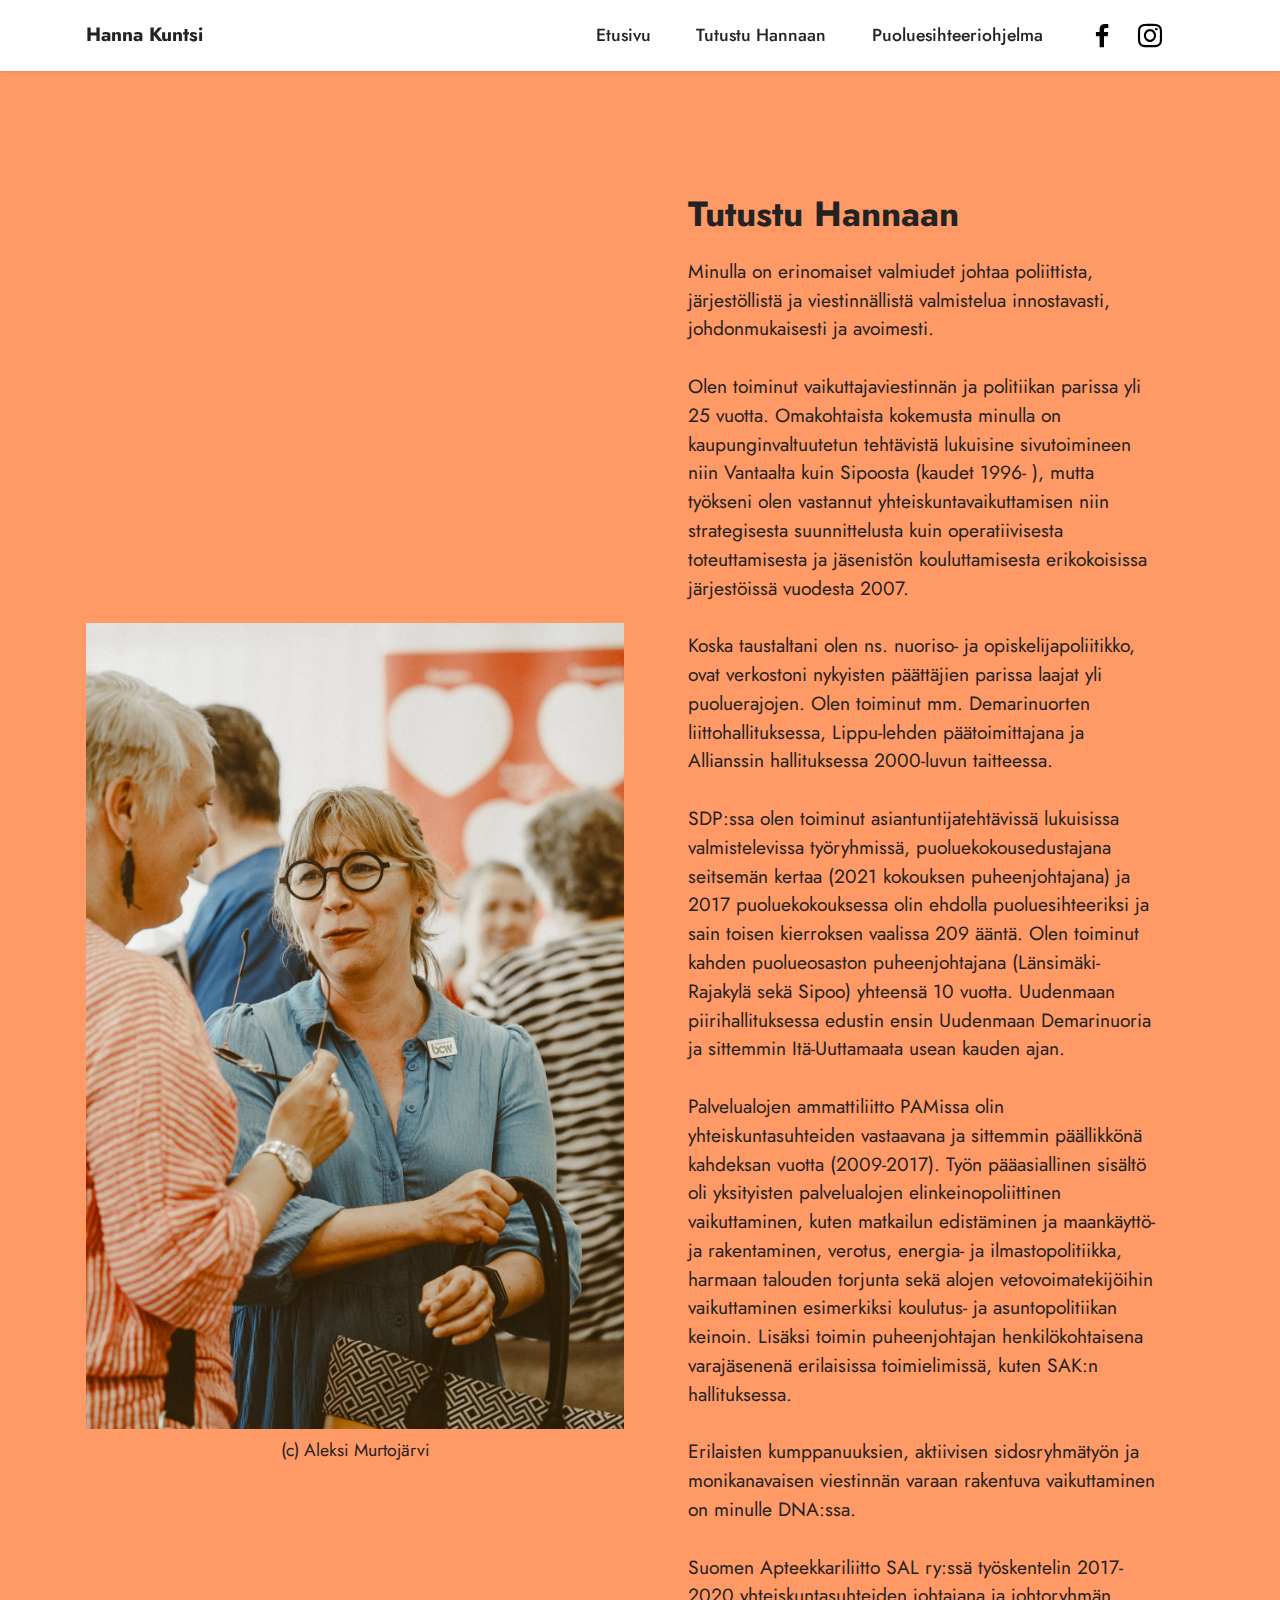
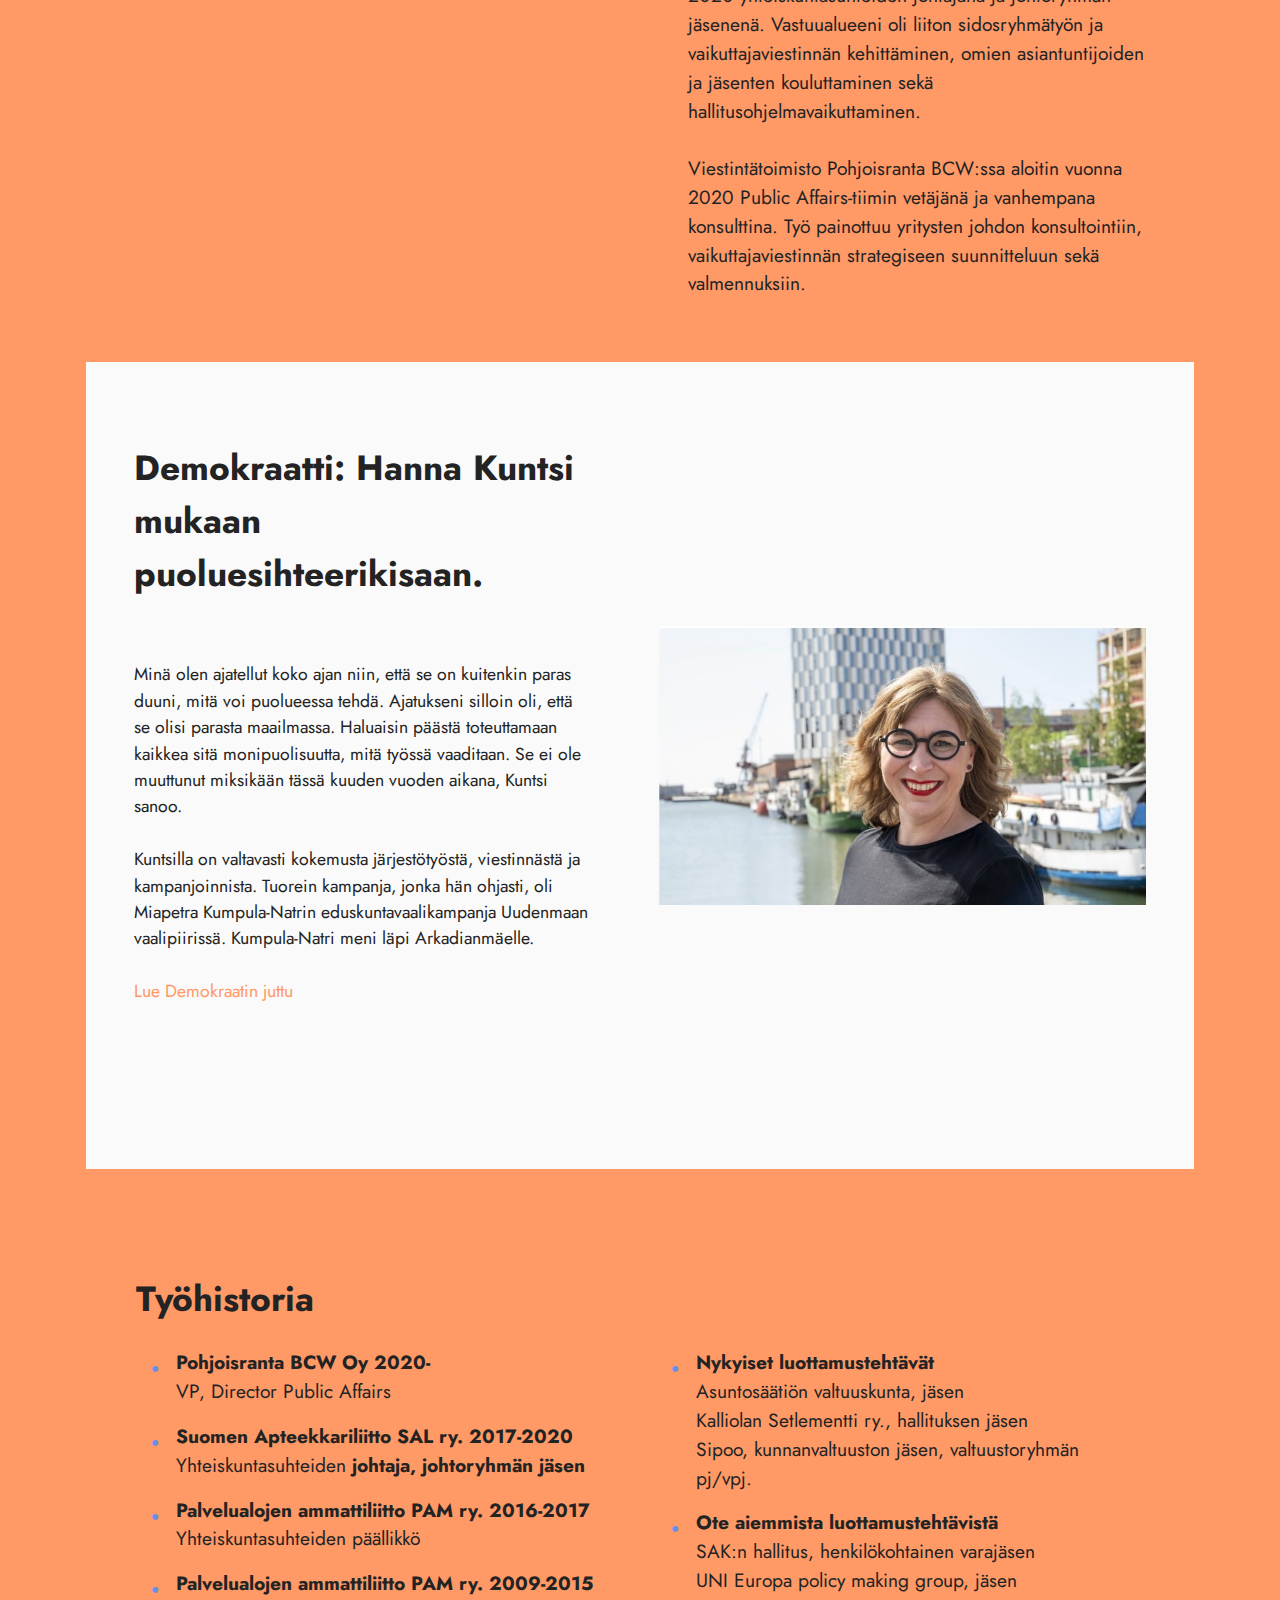
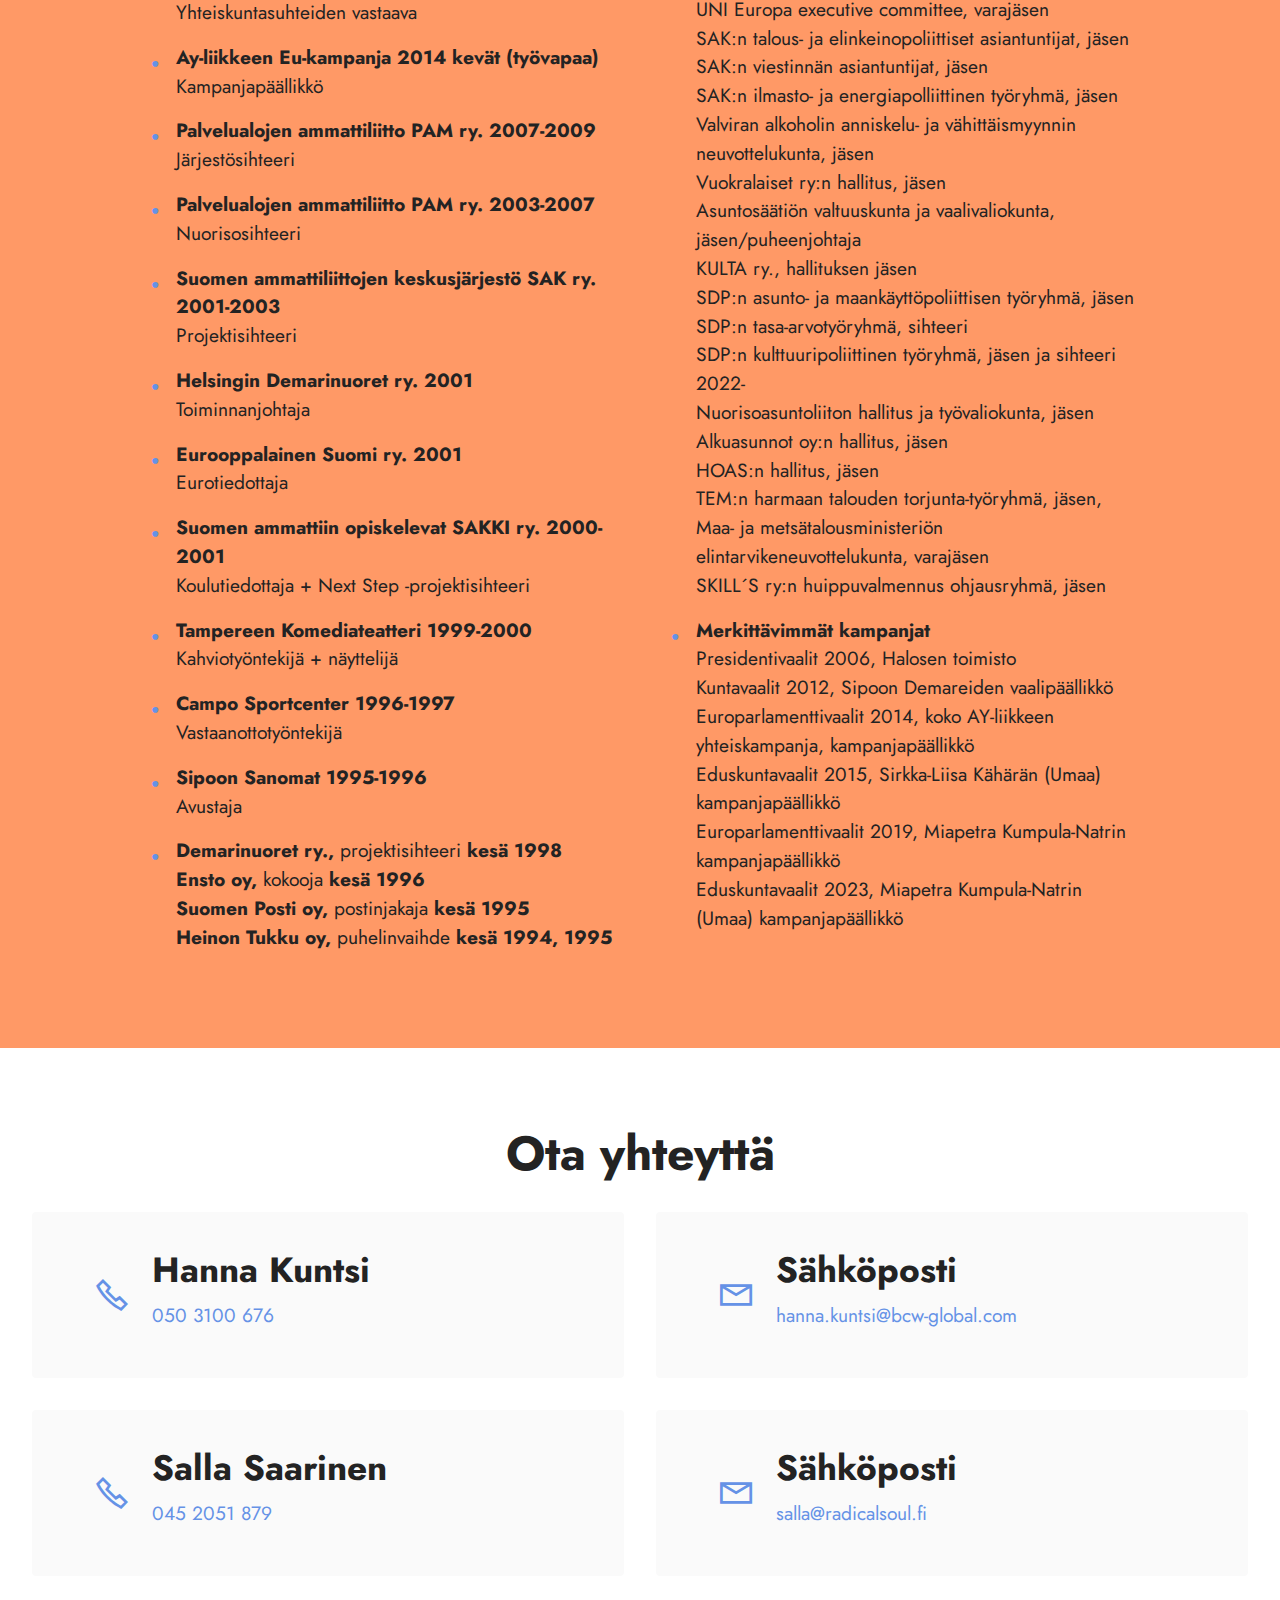
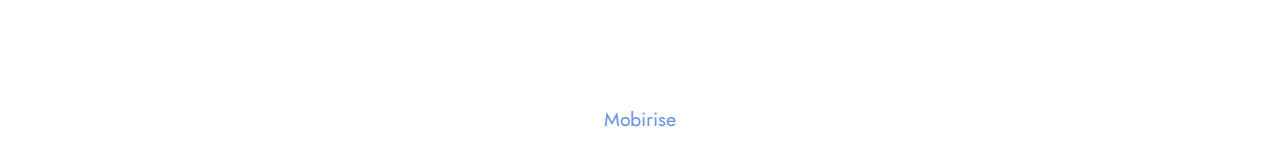
<file: tutustuhannaan.html>
<!DOCTYPE html>
<html  >
<head>
  <!-- Site made with Mobirise Website Builder v5.9.4, https://mobirise.com -->
  <meta charset="UTF-8">
  <meta http-equiv="X-UA-Compatible" content="IE=edge">
  <meta name="generator" content="Mobirise v5.9.4, mobirise.com">
  <meta name="viewport" content="width=device-width, initial-scale=1, minimum-scale=1">
  <link rel="shortcut icon" href="assets/images/sdp-ruusu-2020-rgb-nettikayttoon-128x128.png" type="image/x-icon">
  <meta name="description" content="Olen toiminut vaikuttajaviestinnän ja politiikan parissa yli 25 vuotta. Omakohtaista kokemusta minulla on kaupunginvaltuutetun tehtävistä lukuisine sivutoimineen niin Vantaalta kuin Sipoosta (kaudet 1996- ), mutta työkseni olen vastannut yhteiskuntavaikuttamisen niin strategisesta suunnittelusta kuin operatiivisesta toteuttamisesta ja jäsenistön kouluttamisesta erikokoisissa järjestöissä vuodesta 2007.">
  
  
  <title>Tutustu Hannaan</title>
  <link rel="stylesheet" href="assets/web/assets/mobirise-icons2/mobirise2.css">
  <link rel="stylesheet" href="assets/bootstrap/css/bootstrap.min.css">
  <link rel="stylesheet" href="assets/bootstrap/css/bootstrap-grid.min.css">
  <link rel="stylesheet" href="assets/bootstrap/css/bootstrap-reboot.min.css">
  <link rel="stylesheet" href="assets/dropdown/css/style.css">
  <link rel="stylesheet" href="assets/socicon/css/styles.css">
  <link rel="stylesheet" href="assets/theme/css/style.css">
  <link rel="preload" href="https://fonts.googleapis.com/css?family=Jost:100,200,300,400,500,600,700,800,900,100i,200i,300i,400i,500i,600i,700i,800i,900i&display=swap" as="style" onload="this.onload=null;this.rel='stylesheet'">
  <noscript><link rel="stylesheet" href="https://fonts.googleapis.com/css?family=Jost:100,200,300,400,500,600,700,800,900,100i,200i,300i,400i,500i,600i,700i,800i,900i&display=swap"></noscript>
  <link rel="preload" as="style" href="assets/mobirise/css/mbr-additional.css"><link rel="stylesheet" href="assets/mobirise/css/mbr-additional.css" type="text/css">

  
  
  
</head>
<body>
  
  <section data-bs-version="5.1" class="menu menu3 cid-tIi9TXmGoS" once="menu" id="menu3-1p">
    
    <nav class="navbar navbar-dropdown navbar-fixed-top navbar-expand-lg">
        <div class="container">
            <div class="navbar-brand">
                
                <span class="navbar-caption-wrap"><a class="navbar-caption text-black text-primary display-7" href="index.html#image1-2u">Hanna Kuntsi</a></span>
            </div>
            <button class="navbar-toggler" type="button" data-toggle="collapse" data-bs-toggle="collapse" data-target="#navbarSupportedContent" data-bs-target="#navbarSupportedContent" aria-controls="navbarNavAltMarkup" aria-expanded="false" aria-label="Toggle navigation">
                <div class="hamburger">
                    <span></span>
                    <span></span>
                    <span></span>
                    <span></span>
                </div>
            </button>
            <div class="collapse navbar-collapse" id="navbarSupportedContent">
                <ul class="navbar-nav nav-dropdown nav-right" data-app-modern-menu="true"><li class="nav-item"><a class="nav-link link text-black text-primary display-4" href="index.html">Etusivu</a></li><li class="nav-item"><a class="nav-link link text-black text-primary display-4" href="page1.html">Tutustu Hannaan<br></a></li>
                    <li class="nav-item"><a class="nav-link link text-black text-primary display-4" href="page2.html">Puoluesihteeriohjelma</a></li></ul>
                <div class="icons-menu">
                    <a class="iconfont-wrapper" href="https://www.facebook.com/hanna.kuntsi" target="_blank">
                        <span class="p-2 mbr-iconfont socicon-facebook socicon"></span>
                    </a>
                    <a class="iconfont-wrapper" href="https://www.instagram.com/hannakuntsi/ " target="_blank">
                        <span class="p-2 mbr-iconfont socicon-instagram socicon"></span>
                    </a>
                    
                    
                </div>
                
            </div>
        </div>
    </nav>
</section>

<section data-bs-version="5.1" class="image1 cid-tJx3uo0weD" id="image1-2w">
    

    
    

    <div class="container">
        <div class="row align-items-center">
            <div class="col-12 col-lg-6">
                <div class="image-wrapper">
                    <img src="assets/images/20230628-suomiareena-aleksi-murtojarvi-4-1256x1880.jpg" alt="Mobirise Website Builder">
                    <p class="mbr-description mbr-fonts-style pt-2 align-center display-4">
                    (c) Aleksi Murtojärvi</p>
                </div>
            </div>
            <div class="col-12 col-lg">
                <div class="text-wrapper">
                    <h3 class="mbr-section-title mbr-fonts-style mb-3 display-5"><strong>Tutustu Hannaan</strong></h3>
                    <p class="mbr-text mbr-fonts-style display-7">Minulla on erinomaiset valmiudet johtaa poliittista, järjestöllistä ja viestinnällistä valmistelua innostavasti, johdonmukaisesti ja avoimesti.
<br>
<br>Olen toiminut vaikuttajaviestinnän ja politiikan parissa yli 25 vuotta. Omakohtaista kokemusta minulla on kaupunginvaltuutetun tehtävistä lukuisine sivutoimineen niin Vantaalta kuin Sipoosta (kaudet 1996- ), mutta työkseni olen vastannut yhteiskuntavaikuttamisen niin strategisesta suunnittelusta kuin operatiivisesta toteuttamisesta ja jäsenistön kouluttamisesta erikokoisissa järjestöissä vuodesta 2007.
<br>
<br>Koska taustaltani olen ns. nuoriso- ja opiskelijapoliitikko, ovat verkostoni nykyisten päättäjien parissa laajat yli puoluerajojen. Olen toiminut mm. Demarinuorten liittohallituksessa, Lippu-lehden päätoimittajana ja Allianssin hallituksessa 2000-luvun taitteessa.
<br>
<br>SDP:ssa olen toiminut asiantuntijatehtävissä lukuisissa valmistelevissa työryhmissä, puoluekokousedustajana seitsemän kertaa (2021 kokouksen puheenjohtajana) ja 2017 puoluekokouksessa olin ehdolla puoluesihteeriksi ja sain toisen kierroksen vaalissa 209 ääntä. Olen toiminut kahden puolueosaston puheenjohtajana (Länsimäki-Rajakylä sekä Sipoo) yhteensä 10 vuotta. Uudenmaan piirihallituksessa edustin ensin Uudenmaan Demarinuoria ja sittemmin Itä-Uuttamaata usean kauden ajan.
<br>
<br>Palvelualojen ammattiliitto PAMissa olin yhteiskuntasuhteiden vastaavana ja sittemmin päällikkönä kahdeksan vuotta (2009-2017). Työn pääasiallinen sisältö oli yksityisten palvelualojen elinkeinopoliittinen vaikuttaminen, kuten matkailun edistäminen ja maankäyttö- ja rakentaminen, verotus, energia- ja ilmastopolitiikka, harmaan talouden torjunta sekä alojen vetovoimatekijöihin vaikuttaminen esimerkiksi koulutus- ja asuntopolitiikan keinoin. Lisäksi toimin puheenjohtajan henkilökohtaisena varajäsenenä erilaisissa toimielimissä, kuten SAK:n hallituksessa.
<br>
<br>Erilaisten kumppanuuksien, aktiivisen sidosryhmätyön ja monikanavaisen viestinnän varaan rakentuva vaikuttaminen on minulle DNA:ssa.
<br>
<br>Suomen Apteekkariliitto SAL ry:ssä työskentelin 2017-2020 yhteiskuntasuhteiden johtajana ja johtoryhmän jäsenenä. Vastuualueeni oli liiton sidosryhmätyön ja vaikuttajaviestinnän kehittäminen, omien asiantuntijoiden ja jäsenten kouluttaminen sekä hallitusohjelmavaikuttaminen.
<br>
<br>Viestintätoimisto Pohjoisranta BCW:ssa aloitin vuonna 2020 Public Affairs-tiimin vetäjänä ja vanhempana konsulttina. Työ painottuu yritysten johdon konsultointiin, vaikuttajaviestinnän strategiseen suunnitteluun sekä valmennuksiin.</p>
                </div>
            </div>
        </div>
    </div>
</section>

<section data-bs-version="5.1" class="features15 cid-tJwXpECmf1" id="features16-2p">

    

    
    
    <div class="container">
        <div class="content-wrapper">
            <div class="row align-items-center">
                <div class="col-12 col-lg">
                    <div class="text-wrapper">
                        <h6 class="card-title mbr-fonts-style display-5"><strong>Demokraatti: Hanna Kuntsi mukaan puoluesihteerikisaan.</strong><br><strong><br></strong></h6>
                        <p class="mbr-text mbr-fonts-style mb-4 display-4">Minä olen ajatellut koko ajan niin, että se on kuitenkin paras duuni, mitä voi puolueessa tehdä. Ajatukseni silloin oli, että se olisi parasta maailmassa. Haluaisin päästä toteuttamaan kaikkea sitä monipuolisuutta, mitä työssä vaaditaan. Se ei ole muuttunut miksikään tässä kuuden vuoden aikana, Kuntsi sanoo.
<br>
<br>Kuntsilla on valtavasti kokemusta järjestötyöstä, viestinnästä ja kampanjoinnista. Tuorein kampanja, jonka hän ohjasti, oli Miapetra Kumpula-Natrin eduskuntavaalikampanja Uudenmaan vaalipiirissä. Kumpula-Natri meni läpi Arkadianmäelle.
<br>
<br><a href="https://demokraatti.fi/hanna-kuntsi-mukaan-puoluesihteerikisaan-paras-duuni-mita-voi-puolueessa-tehda" class="text-danger" target="_blank">Lue Demokraatin juttu</a><br><br><br></p>
                        
                    </div>
                </div>
                <div class="col-12 col-lg-6">
                    <div class="image-wrapper">
                        <img src="assets/images/demokraatti-728x414.jpg" alt="Mobirise Website Builder">
                    </div>
                </div>
            </div>
        </div>
    </div>
</section>

<section data-bs-version="5.1" class="content13 cid-tIiilKtr89" id="content13-1y">
    

    
    
    <div class="container-fluid">
        <div class="row justify-content-center">
            <div class="col-md-12 col-lg-10">
                <h3 class="mbr-section-title mbr-fonts-style mb-4 display-5"><p><strong>Työhistoria</strong></p></h3>
            </div>
        </div>
        <div class="row justify-content-center">
            <div class="col-md-12 col-lg-10">
                <div class="row justify-content-center">
                    <div class="col-12 col-lg-6">
                        <ul class="list mbr-fonts-style display-7">
                            <li><strong>Pohjoisranta BCW Oy 2020-<br></strong><span style="font-size: 1.2rem;">VP, Director Public Affairs</span></li><li><strong>Suomen Apteekkariliitto SAL ry. 2017-2020<br></strong><span style="font-size: 1.2rem;">Yhteiskuntasuhteiden </span><strong>johtaja, johtoryhmän jäsen</strong></li><li><strong>Palvelualojen ammattiliitto PAM ry. 2016-2017<br></strong><span style="font-size: 1.2rem;">Yhteiskuntasuhteiden päällikkö</span></li><li><strong>Palvelualojen ammattiliitto PAM ry. 2009-2015<br></strong><span style="font-size: 1.2rem;">Yhteiskuntasuhteiden vastaava</span></li><li><strong>Ay-liikkeen Eu-kampanja 2014 kevät (työvapaa)<br></strong><span style="font-size: 1.2rem;">Kampanjapäällikkö</span></li><li><strong>Palvelualojen ammattiliitto PAM ry. 2007-2009<br></strong><span style="font-size: 1.2rem;">Järjestösihteeri</span></li><li><strong>Palvelualojen ammattiliitto PAM ry. 2003-2007<br></strong><span style="font-size: 1.2rem;">Nuorisosihteeri</span></li><li><strong>Suomen ammattiliittojen keskusjärjestö SAK ry. 2001-2003<br></strong><span style="font-size: 1.2rem;">Projektisihteeri</span></li><li><strong>Helsingin Demarinuoret ry. 2001<br></strong><span style="font-size: 1.2rem;">Toiminnanjohtaja</span></li><li><strong>Eurooppalainen Suomi ry. 2001<br></strong><span style="font-size: 1.2rem;">Eurotiedottaja</span></li><li><strong>Suomen ammattiin opiskelevat SAKKI ry. 2000-2001<br></strong><span style="font-size: 1.2rem;">Koulutiedottaja + Next Step -projektisihteeri</span></li><li><strong>Tampereen Komediateatteri 1999-2000<br></strong><span style="font-size: 1.2rem;">Kahviotyöntekijä + näyttelijä</span></li><li><strong>Campo Sportcenter 1996-1997<br></strong><span style="font-size: 1.2rem;">Vastaanottotyöntekijä</span></li><li><strong>Sipoon Sanomat 1995-1996<br></strong><span style="font-size: 1.2rem;">Avustaja</span></li>
                            <li><strong>Demarinuoret ry., </strong>projektisihteeri <strong>kesä 1998<br></strong><strong>Ensto oy, </strong><span style="font-size: 1.2rem;">kokooja </span><strong>kesä 1996<br></strong><strong>Suomen Posti oy, </strong><span style="font-size: 1.2rem;">postinjakaja </span><strong>kesä 1995<br></strong><strong>Heinon Tukku oy, </strong><span style="font-size: 1.2rem;">puhelinvaihde </span><strong>kesä 1994, 1995</strong></li>
                        </ul>
                    </div>
                    <div class="col-12 col-lg-6">
                        <ul class="list mbr-fonts-style display-7">
                            <li><strong>Nykyiset luottamustehtävät</strong><br>Asuntosäätiön valtuuskunta, jäsen&nbsp;&nbsp;<br>Kalliolan Setlementti ry., hallituksen jäsen&nbsp;&nbsp;<br>Sipoo, kunnanvaltuuston jäsen, valtuustoryhmän pj/vpj.&nbsp;&nbsp;</li>
                            <li><strong>Ote aiemmista luottamustehtävistä<br></strong>SAK:n hallitus, henkilökohtainen varajäsen <br>UNI Europa policy making group, jäsen <br>UNI Europa executive committee, varajäsen <br>SAK:n talous- ja elinkeinopoliittiset asiantuntijat, jäsen <br>SAK:n viestinnän asiantuntijat, jäsen <br>SAK:n ilmasto- ja energiapolliittinen työryhmä, jäsen <br>Valviran alkoholin anniskelu- ja vähittäismyynnin neuvottelukunta, jäsen <br>Vuokralaiset ry:n hallitus, jäsen <br>Asuntosäätiön valtuuskunta ja vaalivaliokunta, jäsen/puheenjohtaja <br>KULTA ry., hallituksen jäsen <br>SDP:n asunto- ja maankäyttöpoliittisen työryhmä, jäsen <br>SDP:n tasa-arvotyöryhmä, sihteeri <br>SDP:n kulttuuripoliittinen työryhmä, jäsen ja sihteeri 2022- <br>Nuorisoasuntoliiton hallitus ja työvaliokunta, jäsen <br>Alkuasunnot oy:n hallitus, jäsen <br>HOAS:n hallitus, jäsen <br>TEM:n harmaan talouden torjunta-työryhmä, jäsen, <br>Maa- ja metsätalousministeriön elintarvikeneuvottelukunta, varajäsen <br>SKILL´S ry:n huippuvalmennus ohjausryhmä, jäsen<br></li><li><strong>Merkittävimmät kampanjat</strong><br>Presidentivaalit 2006, Halosen toimisto<br>Kuntavaalit 2012, Sipoon Demareiden vaalipäällikkö<br>Europarlamenttivaalit 2014, koko AY-liikkeen yhteiskampanja, kampanjapäällikkö<br>Eduskuntavaalit 2015, Sirkka-Liisa Kähärän (Umaa) kampanjapäällikkö<br>Europarlamenttivaalit 2019, Miapetra Kumpula-Natrin kampanjapäällikkö<br>Eduskuntavaalit 2023, Miapetra Kumpula-Natrin (Umaa) kampanjapäällikkö&nbsp;</li>
                        </ul>
                    </div>
                </div>
            </div>
        </div>
    </div>
</section>

<section data-bs-version="5.1" class="contacts2 cid-tIi9TY8hDO" id="contacts2-1s">
    <!---->
    

    
    
    <div class="container-fluid">
        <div class="mbr-section-head">
            <h3 class="mbr-section-title mbr-fonts-style align-center mb-0 display-2">
                <strong>Ota yhteyttä</strong></h3>
            
        </div>
        <div class="row justify-content-center mt-4">
            <div class="card col-12 col-md-6">
                <div class="card-wrapper">
                    <div class="image-wrapper">
                        <span class="mbr-iconfont mobi-mbri-phone mobi-mbri"></span>
                    </div>
                    <div class="text-wrapper">
                        <h6 class="card-title mbr-fonts-style mb-1 display-5">
                            <strong>Hanna Kuntsi</strong></h6>
                        <p class="mbr-text mbr-fonts-style display-7">
                            <a href="tel:050 3100 676" class="text-primary">050 3100 676</a>
                        </p>
                    </div>
                </div>
            </div>
            <div class="card col-12 col-md-6">
                <div class="card-wrapper">
                    <div class="image-wrapper">
                        <span class="mbr-iconfont mobi-mbri-letter mobi-mbri"></span>
                    </div>
                    <div class="text-wrapper">
                        <h6 class="card-title mbr-fonts-style mb-1 display-5">
                            <strong>Sähköposti</strong></h6>
                        <p class="mbr-text mbr-fonts-style display-7">
                            <a href="mailto:hanna.kuntsi@bcw-global.com" class="text-primary">hanna.kuntsi@bcw-global.com</a>
                        </p>
                    </div>
                </div>
            </div>
            <div class="card col-12 col-md-6">
                <div class="card-wrapper">
                    <div class="image-wrapper">
                        <span class="mbr-iconfont mobi-mbri-phone mobi-mbri"></span>
                    </div>
                    <div class="text-wrapper">
                        <h6 class="card-title mbr-fonts-style mb-1 display-5"><strong>Salla Saarinen</strong></h6>
                        <p class="mbr-text mbr-fonts-style display-7">
                            <a href="tel:4040454604653" class="text-primary">045 2051 879</a></p>
                    </div>
                </div>
            </div>
            <div class="card col-12 col-md-6">
                <div class="card-wrapper">
                    <div class="image-wrapper">
                        <span class="mbr-iconfont mobi-mbri-letter mobi-mbri"></span>
                    </div>
                    <div class="text-wrapper">
                        <h6 class="card-title mbr-fonts-style mb-1 display-5"><strong>Sähköposti</strong></h6>
                        <p class="mbr-text mbr-fonts-style display-7"><a href="mailto:salla@radicalsoul.fi" class="text-primary">salla@radicalsoul.fi </a></p>
                    </div>
                </div>
            </div>
        </div>
    </div>
</section><section class="display-7" style="padding: 0;align-items: center;justify-content: center;flex-wrap: wrap;    align-content: center;display: flex;position: relative;height: 4rem;"><a href="https://mobiri.se/3034918" style="flex: 1 1;height: 4rem;position: absolute;width: 100%;z-index: 1;"><img alt="" style="height: 4rem;" src="[data-uri]"></a><p style="margin: 0;text-align: center;" class="display-7">&#8204;</p><a style="z-index:1" href="https://mobirise.com/html-editor.html">Mobirise</a></section><script src="assets/bootstrap/js/bootstrap.bundle.min.js"></script>  <script src="assets/smoothscroll/smooth-scroll.js"></script>  <script src="assets/ytplayer/index.js"></script>  <script src="assets/dropdown/js/navbar-dropdown.js"></script>  <script src="assets/theme/js/script.js"></script>  
  
  
</body>
</html>
</file>
<file: assets/web/assets/mobirise-icons2/mobirise2.css>
@font-face {
  font-family: 'Moririse2';
  font-display: swap;
  src:  url('mobirise2.eot?f2bix4');
  src:  url('mobirise2.eot?f2bix4#iefix') format('embedded-opentype'),
    url('mobirise2.ttf?f2bix4') format('truetype'),
    url('mobirise2.woff?f2bix4') format('woff'),
    url('mobirise2.svg?f2bix4#mobirise2') format('svg');
  font-weight: normal;
  font-style: normal;
}

[class^="mobi-"], [class*=" mobi-"] {
  /* use !important to prevent issues with browser extensions that change fonts */
  font-family: 'Moririse2' !important;
  speak: none;
  font-style: normal;
  font-weight: normal;
  font-variant: normal;
  text-transform: none;
  line-height: 1;

  /* Better Font Rendering =========== */
  -webkit-font-smoothing: antialiased;
  -moz-osx-font-smoothing: grayscale;
}

.mobi-mbri-add-submenu:before {
  content: "\e900";
}
.mobi-mbri-alert:before {
  content: "\e901";
}
.mobi-mbri-align-center:before {
  content: "\e902";
}
.mobi-mbri-align-justify:before {
  content: "\e903";
}
.mobi-mbri-align-left:before {
  content: "\e904";
}
.mobi-mbri-align-right:before {
  content: "\e905";
}
.mobi-mbri-android:before {
  content: "\e906";
}
.mobi-mbri-apple:before {
  content: "\e907";
}
.mobi-mbri-arrow-down:before {
  content: "\e908";
}
.mobi-mbri-arrow-next:before {
  content: "\e909";
}
.mobi-mbri-arrow-prev:before {
  content: "\e90a";
}
.mobi-mbri-arrow-up:before {
  content: "\e90b";
}
.mobi-mbri-bold:before {
  content: "\e90c";
}
.mobi-mbri-bookmark:before {
  content: "\e90d";
}
.mobi-mbri-bootstrap:before {
  content: "\e90e";
}
.mobi-mbri-briefcase:before {
  content: "\e90f";
}
.mobi-mbri-browse:before {
  content: "\e910";
}
.mobi-mbri-bulleted-list:before {
  content: "\e911";
}
.mobi-mbri-calendar:before {
  content: "\e912";
}
.mobi-mbri-camera:before {
  content: "\e913";
}
.mobi-mbri-cart-add:before {
  content: "\e914";
}
.mobi-mbri-cart-full:before {
  content: "\e915";
}
.mobi-mbri-cash:before {
  content: "\e916";
}
.mobi-mbri-change-style:before {
  content: "\e917";
}
.mobi-mbri-chat:before {
  content: "\e918";
}
.mobi-mbri-clock:before {
  content: "\e919";
}
.mobi-mbri-close:before {
  content: "\e91a";
}
.mobi-mbri-cloud:before {
  content: "\e91b";
}
.mobi-mbri-code:before {
  content: "\e91c";
}
.mobi-mbri-contact-form:before {
  content: "\e91d";
}
.mobi-mbri-credit-card:before {
  content: "\e91e";
}
.mobi-mbri-cursor-click:before {
  content: "\e91f";
}
.mobi-mbri-cust-feedback:before {
  content: "\e920";
}
.mobi-mbri-database:before {
  content: "\e921";
}
.mobi-mbri-delivery:before {
  content: "\e922";
}
.mobi-mbri-desktop:before {
  content: "\e923";
}
.mobi-mbri-devices:before {
  content: "\e924";
}
.mobi-mbri-down:before {
  content: "\e925";
}
.mobi-mbri-download-2:before {
  content: "\e926";
}
.mobi-mbri-download:before {
  content: "\e927";
}
.mobi-mbri-drag-n-drop-2:before {
  content: "\e928";
}
.mobi-mbri-drag-n-drop:before {
  content: "\e929";
}
.mobi-mbri-edit-2:before {
  content: "\e92a";
}
.mobi-mbri-edit:before {
  content: "\e92b";
}
.mobi-mbri-error:before {
  content: "\e92c";
}
.mobi-mbri-extension:before {
  content: "\e92d";
}
.mobi-mbri-features:before {
  content: "\e92e";
}
.mobi-mbri-file:before {
  content: "\e92f";
}
.mobi-mbri-flag:before {
  content: "\e930";
}
.mobi-mbri-folder:before {
  content: "\e931";
}
.mobi-mbri-gift:before {
  content: "\e932";
}
.mobi-mbri-github:before {
  content: "\e933";
}
.mobi-mbri-globe-2:before {
  content: "\e934";
}
.mobi-mbri-globe:before {
  content: "\e935";
}
.mobi-mbri-growing-chart:before {
  content: "\e936";
}
.mobi-mbri-hearth:before {
  content: "\e937";
}
.mobi-mbri-help:before {
  content: "\e938";
}
.mobi-mbri-home:before {
  content: "\e939";
}
.mobi-mbri-hot-cup:before {
  content: "\e93a";
}
.mobi-mbri-idea:before {
  content: "\e93b";
}
.mobi-mbri-image-gallery:before {
  content: "\e93c";
}
.mobi-mbri-image-slider:before {
  content: "\e93d";
}
.mobi-mbri-info:before {
  content: "\e93e";
}
.mobi-mbri-italic:before {
  content: "\e93f";
}
.mobi-mbri-key:before {
  content: "\e940";
}
.mobi-mbri-laptop:before {
  content: "\e941";
}
.mobi-mbri-layers:before {
  content: "\e942";
}
.mobi-mbri-left-right:before {
  content: "\e943";
}
.mobi-mbri-left:before {
  content: "\e944";
}
.mobi-mbri-letter:before {
  content: "\e945";
}
.mobi-mbri-like:before {
  content: "\e946";
}
.mobi-mbri-link:before {
  content: "\e947";
}
.mobi-mbri-lock:before {
  content: "\e948";
}
.mobi-mbri-login:before {
  content: "\e949";
}
.mobi-mbri-logout:before {
  content: "\e94a";
}
.mobi-mbri-magic-stick:before {
  content: "\e94b";
}
.mobi-mbri-map-pin:before {
  content: "\e94c";
}
.mobi-mbri-menu:before {
  content: "\e94d";
}
.mobi-mbri-mobile-2:before {
  content: "\e94e";
}
.mobi-mbri-mobile-horizontal:before {
  content: "\e94f";
}
.mobi-mbri-mobile:before {
  content: "\e950";
}
.mobi-mbri-mobirise:before {
  content: "\e951";
}
.mobi-mbri-more-horizontal:before {
  content: "\e952";
}
.mobi-mbri-more-vertical:before {
  content: "\e953";
}
.mobi-mbri-music:before {
  content: "\e954";
}
.mobi-mbri-new-file:before {
  content: "\e955";
}
.mobi-mbri-numbered-list:before {
  content: "\e956";
}
.mobi-mbri-opened-folder:before {
  content: "\e957";
}
.mobi-mbri-pages:before {
  content: "\e958";
}
.mobi-mbri-paper-plane:before {
  content: "\e959";
}
.mobi-mbri-paperclip:before {
  content: "\e95a";
}
.mobi-mbri-phone:before {
  content: "\e95b";
}
.mobi-mbri-photo:before {
  content: "\e95c";
}
.mobi-mbri-photos:before {
  content: "\e95d";
}
.mobi-mbri-pin:before {
  content: "\e95e";
}
.mobi-mbri-play:before {
  content: "\e95f";
}
.mobi-mbri-plus:before {
  content: "\e960";
}
.mobi-mbri-preview:before {
  content: "\e961";
}
.mobi-mbri-print:before {
  content: "\e962";
}
.mobi-mbri-protect:before {
  content: "\e963";
}
.mobi-mbri-question:before {
  content: "\e964";
}
.mobi-mbri-quote-left:before {
  content: "\e965";
}
.mobi-mbri-quote-right:before {
  content: "\e966";
}
.mobi-mbri-redo:before {
  content: "\e967";
}
.mobi-mbri-refresh:before {
  content: "\e968";
}
.mobi-mbri-responsive-2:before {
  content: "\e969";
}
.mobi-mbri-responsive:before {
  content: "\e96a";
}
.mobi-mbri-right:before {
  content: "\e96b";
}
.mobi-mbri-rocket:before {
  content: "\e96c";
}
.mobi-mbri-sad-face:before {
  content: "\e96d";
}
.mobi-mbri-sale:before {
  content: "\e96e";
}
.mobi-mbri-save:before {
  content: "\e96f";
}
.mobi-mbri-search:before {
  content: "\e970";
}
.mobi-mbri-setting-2:before {
  content: "\e971";
}
.mobi-mbri-setting-3:before {
  content: "\e972";
}
.mobi-mbri-setting:before {
  content: "\e973";
}
.mobi-mbri-share:before {
  content: "\e974";
}
.mobi-mbri-shopping-bag:before {
  content: "\e975";
}
.mobi-mbri-shopping-basket:before {
  content: "\e976";
}
.mobi-mbri-shopping-cart:before {
  content: "\e977";
}
.mobi-mbri-sites:before {
  content: "\e978";
}
.mobi-mbri-smile-face:before {
  content: "\e979";
}
.mobi-mbri-speed:before {
  content: "\e97a";
}
.mobi-mbri-star:before {
  content: "\e97b";
}
.mobi-mbri-success:before {
  content: "\e97c";
}
.mobi-mbri-sun:before {
  content: "\e97d";
}
.mobi-mbri-sun2:before {
  content: "\e97e";
}
.mobi-mbri-tablet-vertical:before {
  content: "\e97f";
}
.mobi-mbri-tablet:before {
  content: "\e980";
}
.mobi-mbri-target:before {
  content: "\e981";
}
.mobi-mbri-timer:before {
  content: "\e982";
}
.mobi-mbri-to-ftp:before {
  content: "\e983";
}
.mobi-mbri-to-local-drive:before {
  content: "\e984";
}
.mobi-mbri-touch-swipe:before {
  content: "\e985";
}
.mobi-mbri-touch:before {
  content: "\e986";
}
.mobi-mbri-trash:before {
  content: "\e987";
}
.mobi-mbri-underline:before {
  content: "\e988";
}
.mobi-mbri-undo:before {
  content: "\e989";
}
.mobi-mbri-unlink:before {
  content: "\e98a";
}
.mobi-mbri-unlock:before {
  content: "\e98b";
}
.mobi-mbri-up-down:before {
  content: "\e98c";
}
.mobi-mbri-up:before {
  content: "\e98d";
}
.mobi-mbri-update:before {
  content: "\e98e";
}
.mobi-mbri-upload-2:before {
  content: "\e98f";
}
.mobi-mbri-upload:before {
  content: "\e990";
}
.mobi-mbri-user-2:before {
  content: "\e991";
}
.mobi-mbri-user:before {
  content: "\e992";
}
.mobi-mbri-users:before {
  content: "\e993";
}
.mobi-mbri-video-play:before {
  content: "\e994";
}
.mobi-mbri-video:before {
  content: "\e995";
}
.mobi-mbri-watch:before {
  content: "\e996";
}
.mobi-mbri-website-theme-2:before {
  content: "\e997";
}
.mobi-mbri-website-theme:before {
  content: "\e998";
}
.mobi-mbri-wifi:before {
  content: "\e999";
}
.mobi-mbri-windows:before {
  content: "\e99a";
}
.mobi-mbri-zoom-in:before {
  content: "\e99b";
}
.mobi-mbri-zoom-out:before {
  content: "\e99c";
}
</file>
<file: assets/dropdown/css/style.css>
.navbar-dropdown {
  left: 0;
  padding: 0;
  position: absolute;
  right: 0;
  top: 0;
  transition: all 0.45s ease;
  z-index: 1030;
  background: #282828; }
  .navbar-dropdown .navbar-logo {
    margin-right: 0.8rem;
    transition: margin 0.3s ease-in-out;
    vertical-align: middle; }
    .navbar-dropdown .navbar-logo img {
      height: 3.125rem;
      transition: all 0.3s ease-in-out; }
    .navbar-dropdown .navbar-logo.mbr-iconfont {
      font-size: 3.125rem;
      line-height: 3.125rem; }
  .navbar-dropdown .navbar-caption {
    font-weight: 700;
    white-space: normal;
    vertical-align: -4px;
    line-height: 3.125rem !important; }
    .navbar-dropdown .navbar-caption, .navbar-dropdown .navbar-caption:hover {
      color: inherit;
      text-decoration: none; }
  .navbar-dropdown .mbr-iconfont + .navbar-caption {
    vertical-align: -1px; }
  .navbar-dropdown.navbar-fixed-top {
    position: fixed; }
  .navbar-dropdown .navbar-brand span {
    vertical-align: -4px; }
  .navbar-dropdown.bg-color.transparent {
    background: none; }
  .navbar-dropdown.navbar-short .navbar-brand {
    padding: 0.625rem 0; }
    .navbar-dropdown.navbar-short .navbar-brand span {
      vertical-align: -1px; }
  .navbar-dropdown.navbar-short .navbar-caption {
    line-height: 2.375rem !important;
    vertical-align: -2px; }
  .navbar-dropdown.navbar-short .navbar-logo {
    margin-right: 0.5rem; }
    .navbar-dropdown.navbar-short .navbar-logo img {
      height: 2.375rem; }
    .navbar-dropdown.navbar-short .navbar-logo.mbr-iconfont {
      font-size: 2.375rem;
      line-height: 2.375rem; }
  .navbar-dropdown.navbar-short .mbr-table-cell {
    height: 3.625rem; }
  .navbar-dropdown .navbar-close {
    left: 0.6875rem;
    position: fixed;
    top: 0.75rem;
    z-index: 1000; }
  .navbar-dropdown .hamburger-icon {
    content: "";
    display: inline-block;
    vertical-align: middle;
    width: 16px;
    -webkit-box-shadow: 0 -6px 0 1px #282828,0 0 0 1px #282828,0 6px 0 1px #282828;
    -moz-box-shadow: 0 -6px 0 1px #282828,0 0 0 1px #282828,0 6px 0 1px #282828;
    box-shadow: 0 -6px 0 1px #282828,0 0 0 1px #282828,0 6px 0 1px #282828; }

.dropdown-menu .dropdown-toggle[data-toggle="dropdown-submenu"]::after {
  border-bottom: 0.35em solid transparent;
  border-left: 0.35em solid;
  border-right: 0;
  border-top: 0.35em solid transparent;
  margin-left: 0.3rem; }

.dropdown-menu .dropdown-item:focus {
  outline: 0; }

.nav-dropdown {
  font-size: 0.75rem;
  font-weight: 500;
  height: auto !important; }
  .nav-dropdown .nav-btn {
    padding-left: 1rem; }
  .nav-dropdown .link {
    margin: .667em 1.667em;
    font-weight: 500;
    padding: 0;
    transition: color .2s ease-in-out; }
    .nav-dropdown .link.dropdown-toggle {
      margin-right: 2.583em; }
      .nav-dropdown .link.dropdown-toggle::after {
        margin-left: .25rem;
        border-top: 0.35em solid;
        border-right: 0.35em solid transparent;
        border-left: 0.35em solid transparent;
        border-bottom: 0; }
      .nav-dropdown .link.dropdown-toggle[aria-expanded="true"] {
        margin: 0;
        padding: 0.667em 3.263em  0.667em 1.667em; }
  .nav-dropdown .link::after,
  .nav-dropdown .dropdown-item::after {
    color: inherit; }
  .nav-dropdown .btn {
    font-size: 0.75rem;
    font-weight: 700;
    letter-spacing: 0;
    margin-bottom: 0;
    padding-left: 1.25rem;
    padding-right: 1.25rem; }
  .nav-dropdown .dropdown-menu {
    border-radius: 0;
    border: 0;
    left: 0;
    margin: 0;
    padding-bottom: 1.25rem;
    padding-top: 1.25rem;
    position: relative; }
  .nav-dropdown .dropdown-submenu {
    margin-left: 0.125rem;
    top: 0; }
  .nav-dropdown .dropdown-item {
    font-weight: 500;
    line-height: 2;
    padding: 0.3846em 4.615em 0.3846em 1.5385em;
    position: relative;
    transition: color .2s ease-in-out, background-color .2s ease-in-out; }
    .nav-dropdown .dropdown-item::after {
      margin-top: -0.3077em;
      position: absolute;
      right: 1.1538em;
      top: 50%; }
    .nav-dropdown .dropdown-item:focus, .nav-dropdown .dropdown-item:hover {
      background: none; }

@media (max-width: 767px) {
  .nav-dropdown.navbar-toggleable-sm {
    bottom: 0;
    display: none;
    left: 0;
    overflow-x: hidden;
    position: fixed;
    top: 0;
    transform: translateX(-100%);
    -ms-transform: translateX(-100%);
    -webkit-transform: translateX(-100%);
    width: 18.75rem;
    z-index: 999; } }
.nav-dropdown.navbar-toggleable-xl {
  bottom: 0;
  display: none;
  left: 0;
  overflow-x: hidden;
  position: fixed;
  top: 0;
  transform: translateX(-100%);
  -ms-transform: translateX(-100%);
  -webkit-transform: translateX(-100%);
  width: 18.75rem;
  z-index: 999; }

.nav-dropdown-sm {
  display: block !important;
  overflow-x: hidden;
  overflow: auto;
  padding-top: 3.875rem; }
  .nav-dropdown-sm::after {
    content: "";
    display: block;
    height: 3rem;
    width: 100%; }
  .nav-dropdown-sm.collapse.in ~ .navbar-close {
    display: block !important; }
  .nav-dropdown-sm.collapsing, .nav-dropdown-sm.collapse.in {
    transform: translateX(0);
    -ms-transform: translateX(0);
    -webkit-transform: translateX(0);
    transition: all 0.25s ease-out;
    -webkit-transition: all 0.25s ease-out;
    background: #282828; }
  .nav-dropdown-sm.collapsing[aria-expanded="false"] {
    transform: translateX(-100%);
    -ms-transform: translateX(-100%);
    -webkit-transform: translateX(-100%); }
  .nav-dropdown-sm .nav-item {
    display: block;
    margin-left: 0 !important;
    padding-left: 0; }
  .nav-dropdown-sm .link,
  .nav-dropdown-sm .dropdown-item {
    border-top: 1px dotted rgba(255, 255, 255, 0.1);
    font-size: 0.8125rem;
    line-height: 1.6;
    margin: 0 !important;
    padding: 0.875rem 2.4rem 0.875rem 1.5625rem !important;
    position: relative;
    white-space: normal; }
    .nav-dropdown-sm .link:focus, .nav-dropdown-sm .link:hover,
    .nav-dropdown-sm .dropdown-item:focus,
    .nav-dropdown-sm .dropdown-item:hover {
      background: rgba(0, 0, 0, 0.2) !important;
      color: #c0a375; }
  .nav-dropdown-sm .nav-btn {
    position: relative;
    padding: 1.5625rem 1.5625rem 0 1.5625rem; }
    .nav-dropdown-sm .nav-btn::before {
      border-top: 1px dotted rgba(255, 255, 255, 0.1);
      content: "";
      left: 0;
      position: absolute;
      top: 0;
      width: 100%; }
    .nav-dropdown-sm .nav-btn + .nav-btn {
      padding-top: 0.625rem; }
      .nav-dropdown-sm .nav-btn + .nav-btn::before {
        display: none; }
  .nav-dropdown-sm .btn {
    padding: 0.625rem 0; }
  .nav-dropdown-sm .dropdown-toggle[data-toggle="dropdown-submenu"]::after {
    margin-left: .25rem;
    border-top: 0.35em solid;
    border-right: 0.35em solid transparent;
    border-left: 0.35em solid transparent;
    border-bottom: 0; }
  .nav-dropdown-sm .dropdown-toggle[data-toggle="dropdown-submenu"][aria-expanded="true"]::after {
    border-top: 0;
    border-right: 0.35em solid transparent;
    border-left: 0.35em solid transparent;
    border-bottom: 0.35em solid; }
  .nav-dropdown-sm .dropdown-menu {
    margin: 0;
    padding: 0;
    position: relative;
    top: 0;
    left: 0;
    width: 100%;
    border: 0;
    float: none;
    border-radius: 0;
    background: none; }
  .nav-dropdown-sm .dropdown-submenu {
    left: 100%;
    margin-left: 0.125rem;
    margin-top: -1.25rem;
    top: 0; }

.navbar-toggleable-sm .nav-dropdown .dropdown-menu {
  position: absolute; }

.navbar-toggleable-sm .nav-dropdown .dropdown-submenu {
  left: 100%;
  margin-left: 0.125rem;
  margin-top: -1.25rem;
  top: 0; }

.navbar-toggleable-sm.opened .nav-dropdown .dropdown-menu {
  position: relative; }

.navbar-toggleable-sm.opened .nav-dropdown .dropdown-submenu {
  left: 0;
  margin-left: 00rem;
  margin-top: 0rem;
  top: 0; }

.is-builder .nav-dropdown.collapsing {
  transition: none !important; }
</file>
<file: assets/socicon/css/styles.css>
@charset "UTF-8";

@font-face {
  font-family: 'Socicon';
  src:  url('../fonts/socicon.eot');
  src:  url('../fonts/socicon.eot?#iefix') format('embedded-opentype'),
    url('../fonts/socicon.woff2') format('woff2'),
    url('../fonts/socicon.ttf') format('truetype'),
    url('../fonts/socicon.woff') format('woff'),
    url('../fonts/socicon.svg#socicon') format('svg');
  font-weight: normal;
  font-style: normal;
  font-display: swap;
}

[data-icon]:before {
  font-family: "socicon" !important;
  content: attr(data-icon);
  font-style: normal !important;
  font-weight: normal !important;
  font-variant: normal !important;
  text-transform: none !important;
  speak: none;
  line-height: 1;
  -webkit-font-smoothing: antialiased;
  -moz-osx-font-smoothing: grayscale;
}

[class^="socicon-"], [class*=" socicon-"] {
  /* use !important to prevent issues with browser extensions that change fonts */
  font-family: 'Socicon' !important;
  speak: none;
  font-style: normal;
  font-weight: normal;
  font-variant: normal;
  text-transform: none;
  line-height: 1;

  /* Better Font Rendering =========== */
  -webkit-font-smoothing: antialiased;
  -moz-osx-font-smoothing: grayscale;
}

.socicon-eitaa:before {
  content: "\e97c";
}
.socicon-soroush:before {
  content: "\e97d";
}
.socicon-bale:before {
  content: "\e97e";
}
.socicon-zazzle:before {
  content: "\e97b";
}
.socicon-society6:before {
  content: "\e97a";
}
.socicon-redbubble:before {
  content: "\e979";
}
.socicon-avvo:before {
  content: "\e978";
}
.socicon-stitcher:before {
  content: "\e977";
}
.socicon-googlehangouts:before {
  content: "\e974";
}
.socicon-dlive:before {
  content: "\e975";
}
.socicon-vsco:before {
  content: "\e976";
}
.socicon-flipboard:before {
  content: "\e973";
}
.socicon-ubuntu:before {
  content: "\e958";
}
.socicon-artstation:before {
  content: "\e959";
}
.socicon-invision:before {
  content: "\e95a";
}
.socicon-torial:before {
  content: "\e95b";
}
.socicon-collectorz:before {
  content: "\e95c";
}
.socicon-seenthis:before {
  content: "\e95d";
}
.socicon-googleplaymusic:before {
  content: "\e95e";
}
.socicon-debian:before {
  content: "\e95f";
}
.socicon-filmfreeway:before {
  content: "\e960";
}
.socicon-gnome:before {
  content: "\e961";
}
.socicon-itchio:before {
  content: "\e962";
}
.socicon-jamendo:before {
  content: "\e963";
}
.socicon-mix:before {
  content: "\e964";
}
.socicon-sharepoint:before {
  content: "\e965";
}
.socicon-tinder:before {
  content: "\e966";
}
.socicon-windguru:before {
  content: "\e967";
}
.socicon-cdbaby:before {
  content: "\e968";
}
.socicon-elementaryos:before {
  content: "\e969";
}
.socicon-stage32:before {
  content: "\e96a";
}
.socicon-tiktok:before {
  content: "\e96b";
}
.socicon-gitter:before {
  content: "\e96c";
}
.socicon-letterboxd:before {
  content: "\e96d";
}
.socicon-threema:before {
  content: "\e96e";
}
.socicon-splice:before {
  content: "\e96f";
}
.socicon-metapop:before {
  content: "\e970";
}
.socicon-naver:before {
  content: "\e971";
}
.socicon-remote:before {
  content: "\e972";
}
.socicon-internet:before {
  content: "\e957";
}
.socicon-moddb:before {
  content: "\e94b";
}
.socicon-indiedb:before {
  content: "\e94c";
}
.socicon-traxsource:before {
  content: "\e94d";
}
.socicon-gamefor:before {
  content: "\e94e";
}
.socicon-pixiv:before {
  content: "\e94f";
}
.socicon-myanimelist:before {
  content: "\e950";
}
.socicon-blackberry:before {
  content: "\e951";
}
.socicon-wickr:before {
  content: "\e952";
}
.socicon-spip:before {
  content: "\e953";
}
.socicon-napster:before {
  content: "\e954";
}
.socicon-beatport:before {
  content: "\e955";
}
.socicon-hackerone:before {
  content: "\e956";
}
.socicon-hackernews:before {
  content: "\e946";
}
.socicon-smashwords:before {
  content: "\e947";
}
.socicon-kobo:before {
  content: "\e948";
}
.socicon-bookbub:before {
  content: "\e949";
}
.socicon-mailru:before {
  content: "\e94a";
}
.socicon-gitlab:before {
  content: "\e945";
}
.socicon-instructables:before {
  content: "\e944";
}
.socicon-portfolio:before {
  content: "\e943";
}
.socicon-codered:before {
  content: "\e940";
}
.socicon-origin:before {
  content: "\e941";
}
.socicon-nextdoor:before {
  content: "\e942";
}
.socicon-udemy:before {
  content: "\e93f";
}
.socicon-livemaster:before {
  content: "\e93e";
}
.socicon-crunchbase:before {
  content: "\e93b";
}
.socicon-homefy:before {
  content: "\e93c";
}
.socicon-calendly:before {
  content: "\e93d";
}
.socicon-realtor:before {
  content: "\e90f";
}
.socicon-tidal:before {
  content: "\e910";
}
.socicon-qobuz:before {
  content: "\e911";
}
.socicon-natgeo:before {
  content: "\e912";
}
.socicon-mastodon:before {
  content: "\e913";
}
.socicon-unsplash:before {
  content: "\e914";
}
.socicon-homeadvisor:before {
  content: "\e915";
}
.socicon-angieslist:before {
  content: "\e916";
}
.socicon-codepen:before {
  content: "\e917";
}
.socicon-slack:before {
  content: "\e918";
}
.socicon-openaigym:before {
  content: "\e919";
}
.socicon-logmein:before {
  content: "\e91a";
}
.socicon-fiverr:before {
  content: "\e91b";
}
.socicon-gotomeeting:before {
  content: "\e91c";
}
.socicon-aliexpress:before {
  content: "\e91d";
}
.socicon-guru:before {
  content: "\e91e";
}
.socicon-appstore:before {
  content: "\e91f";
}
.socicon-homes:before {
  content: "\e920";
}
.socicon-zoom:before {
  content: "\e921";
}
.socicon-alibaba:before {
  content: "\e922";
}
.socicon-craigslist:before {
  content: "\e923";
}
.socicon-wix:before {
  content: "\e924";
}
.socicon-redfin:before {
  content: "\e925";
}
.socicon-googlecalendar:before {
  content: "\e926";
}
.socicon-shopify:before {
  content: "\e927";
}
.socicon-freelancer:before {
  content: "\e928";
}
.socicon-seedrs:before {
  content: "\e929";
}
.socicon-bing:before {
  content: "\e92a";
}
.socicon-doodle:before {
  content: "\e92b";
}
.socicon-bonanza:before {
  content: "\e92c";
}
.socicon-squarespace:before {
  content: "\e92d";
}
.socicon-toptal:before {
  content: "\e92e";
}
.socicon-gust:before {
  content: "\e92f";
}
.socicon-ask:before {
  content: "\e930";
}
.socicon-trulia:before {
  content: "\e931";
}
.socicon-loomly:before {
  content: "\e932";
}
.socicon-ghost:before {
  content: "\e933";
}
.socicon-upwork:before {
  content: "\e934";
}
.socicon-fundable:before {
  content: "\e935";
}
.socicon-booking:before {
  content: "\e936";
}
.socicon-googlemaps:before {
  content: "\e937";
}
.socicon-zillow:before {
  content: "\e938";
}
.socicon-niconico:before {
  content: "\e939";
}
.socicon-toneden:before {
  content: "\e93a";
}
.socicon-augment:before {
  content: "\e908";
}
.socicon-bitbucket:before {
  content: "\e909";
}
.socicon-fyuse:before {
  content: "\e90a";
}
.socicon-yt-gaming:before {
  content: "\e90b";
}
.socicon-sketchfab:before {
  content: "\e90c";
}
.socicon-mobcrush:before {
  content: "\e90d";
}
.socicon-microsoft:before {
  content: "\e90e";
}
.socicon-pandora:before {
  content: "\e907";
}
.socicon-messenger:before {
  content: "\e906";
}
.socicon-gamewisp:before {
  content: "\e905";
}
.socicon-bloglovin:before {
  content: "\e904";
}
.socicon-tunein:before {
  content: "\e903";
}
.socicon-gamejolt:before {
  content: "\e901";
}
.socicon-trello:before {
  content: "\e902";
}
.socicon-spreadshirt:before {
  content: "\e900";
}
.socicon-500px:before {
  content: "\e000";
}
.socicon-8tracks:before {
  content: "\e001";
}
.socicon-airbnb:before {
  content: "\e002";
}
.socicon-alliance:before {
  content: "\e003";
}
.socicon-amazon:before {
  content: "\e004";
}
.socicon-amplement:before {
  content: "\e005";
}
.socicon-android:before {
  content: "\e006";
}
.socicon-angellist:before {
  content: "\e007";
}
.socicon-apple:before {
  content: "\e008";
}
.socicon-appnet:before {
  content: "\e009";
}
.socicon-baidu:before {
  content: "\e00a";
}
.socicon-bandcamp:before {
  content: "\e00b";
}
.socicon-battlenet:before {
  content: "\e00c";
}
.socicon-mixer:before {
  content: "\e00d";
}
.socicon-bebee:before {
  content: "\e00e";
}
.socicon-bebo:before {
  content: "\e00f";
}
.socicon-behance:before {
  content: "\e010";
}
.socicon-blizzard:before {
  content: "\e011";
}
.socicon-blogger:before {
  content: "\e012";
}
.socicon-buffer:before {
  content: "\e013";
}
.socicon-chrome:before {
  content: "\e014";
}
.socicon-coderwall:before {
  content: "\e015";
}
.socicon-curse:before {
  content: "\e016";
}
.socicon-dailymotion:before {
  content: "\e017";
}
.socicon-deezer:before {
  content: "\e018";
}
.socicon-delicious:before {
  content: "\e019";
}
.socicon-deviantart:before {
  content: "\e01a";
}
.socicon-diablo:before {
  content: "\e01b";
}
.socicon-digg:before {
  content: "\e01c";
}
.socicon-discord:before {
  content: "\e01d";
}
.socicon-disqus:before {
  content: "\e01e";
}
.socicon-douban:before {
  content: "\e01f";
}
.socicon-draugiem:before {
  content: "\e020";
}
.socicon-dribbble:before {
  content: "\e021";
}
.socicon-drupal:before {
  content: "\e022";
}
.socicon-ebay:before {
  content: "\e023";
}
.socicon-ello:before {
  content: "\e024";
}
.socicon-endomodo:before {
  content: "\e025";
}
.socicon-envato:before {
  content: "\e026";
}
.socicon-etsy:before {
  content: "\e027";
}
.socicon-facebook:before {
  content: "\e028";
}
.socicon-feedburner:before {
  content: "\e029";
}
.socicon-filmweb:before {
  content: "\e02a";
}
.socicon-firefox:before {
  content: "\e02b";
}
.socicon-flattr:before {
  content: "\e02c";
}
.socicon-flickr:before {
  content: "\e02d";
}
.socicon-formulr:before {
  content: "\e02e";
}
.socicon-forrst:before {
  content: "\e02f";
}
.socicon-foursquare:before {
  content: "\e030";
}
.socicon-friendfeed:before {
  content: "\e031";
}
.socicon-github:before {
  content: "\e032";
}
.socicon-goodreads:before {
  content: "\e033";
}
.socicon-google:before {
  content: "\e034";
}
.socicon-googlescholar:before {
  content: "\e035";
}
.socicon-googlegroups:before {
  content: "\e036";
}
.socicon-googlephotos:before {
  content: "\e037";
}
.socicon-googleplus:before {
  content: "\e038";
}
.socicon-grooveshark:before {
  content: "\e039";
}
.socicon-hackerrank:before {
  content: "\e03a";
}
.socicon-hearthstone:before {
  content: "\e03b";
}
.socicon-hellocoton:before {
  content: "\e03c";
}
.socicon-heroes:before {
  content: "\e03d";
}
.socicon-smashcast:before {
  content: "\e03e";
}
.socicon-horde:before {
  content: "\e03f";
}
.socicon-houzz:before {
  content: "\e040";
}
.socicon-icq:before {
  content: "\e041";
}
.socicon-identica:before {
  content: "\e042";
}
.socicon-imdb:before {
  content: "\e043";
}
.socicon-instagram:before {
  content: "\e044";
}
.socicon-issuu:before {
  content: "\e045";
}
.socicon-istock:before {
  content: "\e046";
}
.socicon-itunes:before {
  content: "\e047";
}
.socicon-keybase:before {
  content: "\e048";
}
.socicon-lanyrd:before {
  content: "\e049";
}
.socicon-lastfm:before {
  content: "\e04a";
}
.socicon-line:before {
  content: "\e04b";
}
.socicon-linkedin:before {
  content: "\e04c";
}
.socicon-livejournal:before {
  content: "\e04d";
}
.socicon-lyft:before {
  content: "\e04e";
}
.socicon-macos:before {
  content: "\e04f";
}
.socicon-mail:before {
  content: "\e050";
}
.socicon-medium:before {
  content: "\e051";
}
.socicon-meetup:before {
  content: "\e052";
}
.socicon-mixcloud:before {
  content: "\e053";
}
.socicon-modelmayhem:before {
  content: "\e054";
}
.socicon-mumble:before {
  content: "\e055";
}
.socicon-myspace:before {
  content: "\e056";
}
.socicon-newsvine:before {
  content: "\e057";
}
.socicon-nintendo:before {
  content: "\e058";
}
.socicon-npm:before {
  content: "\e059";
}
.socicon-odnoklassniki:before {
  content: "\e05a";
}
.socicon-openid:before {
  content: "\e05b";
}
.socicon-opera:before {
  content: "\e05c";
}
.socicon-outlook:before {
  content: "\e05d";
}
.socicon-overwatch:before {
  content: "\e05e";
}
.socicon-patreon:before {
  content: "\e05f";
}
.socicon-paypal:before {
  content: "\e060";
}
.socicon-periscope:before {
  content: "\e061";
}
.socicon-persona:before {
  content: "\e062";
}
.socicon-pinterest:before {
  content: "\e063";
}
.socicon-play:before {
  content: "\e064";
}
.socicon-player:before {
  content: "\e065";
}
.socicon-playstation:before {
  content: "\e066";
}
.socicon-pocket:before {
  content: "\e067";
}
.socicon-qq:before {
  content: "\e068";
}
.socicon-quora:before {
  content: "\e069";
}
.socicon-raidcall:before {
  content: "\e06a";
}
.socicon-ravelry:before {
  content: "\e06b";
}
.socicon-reddit:before {
  content: "\e06c";
}
.socicon-renren:before {
  content: "\e06d";
}
.socicon-researchgate:before {
  content: "\e06e";
}
.socicon-residentadvisor:before {
  content: "\e06f";
}
.socicon-reverbnation:before {
  content: "\e070";
}
.socicon-rss:before {
  content: "\e071";
}
.socicon-sharethis:before {
  content: "\e072";
}
.socicon-skype:before {
  content: "\e073";
}
.socicon-slideshare:before {
  content: "\e074";
}
.socicon-smugmug:before {
  content: "\e075";
}
.socicon-snapchat:before {
  content: "\e076";
}
.socicon-songkick:before {
  content: "\e077";
}
.socicon-soundcloud:before {
  content: "\e078";
}
.socicon-spotify:before {
  content: "\e079";
}
.socicon-stackexchange:before {
  content: "\e07a";
}
.socicon-stackoverflow:before {
  content: "\e07b";
}
.socicon-starcraft:before {
  content: "\e07c";
}
.socicon-stayfriends:before {
  content: "\e07d";
}
.socicon-steam:before {
  content: "\e07e";
}
.socicon-storehouse:before {
  content: "\e07f";
}
.socicon-strava:before {
  content: "\e080";
}
.socicon-streamjar:before {
  content: "\e081";
}
.socicon-stumbleupon:before {
  content: "\e082";
}
.socicon-swarm:before {
  content: "\e083";
}
.socicon-teamspeak:before {
  content: "\e084";
}
.socicon-teamviewer:before {
  content: "\e085";
}
.socicon-technorati:before {
  content: "\e086";
}
.socicon-telegram:before {
  content: "\e087";
}
.socicon-tripadvisor:before {
  content: "\e088";
}
.socicon-tripit:before {
  content: "\e089";
}
.socicon-triplej:before {
  content: "\e08a";
}
.socicon-tumblr:before {
  content: "\e08b";
}
.socicon-twitch:before {
  content: "\e08c";
}
.socicon-twitter:before {
  content: "\e08d";
}
.socicon-uber:before {
  content: "\e08e";
}
.socicon-ventrilo:before {
  content: "\e08f";
}
.socicon-viadeo:before {
  content: "\e090";
}
.socicon-viber:before {
  content: "\e091";
}
.socicon-viewbug:before {
  content: "\e092";
}
.socicon-vimeo:before {
  content: "\e093";
}
.socicon-vine:before {
  content: "\e094";
}
.socicon-vkontakte:before {
  content: "\e095";
}
.socicon-warcraft:before {
  content: "\e096";
}
.socicon-wechat:before {
  content: "\e097";
}
.socicon-weibo:before {
  content: "\e098";
}
.socicon-whatsapp:before {
  content: "\e099";
}
.socicon-wikipedia:before {
  content: "\e09a";
}
.socicon-windows:before {
  content: "\e09b";
}
.socicon-wordpress:before {
  content: "\e09c";
}
.socicon-wykop:before {
  content: "\e09d";
}
.socicon-xbox:before {
  content: "\e09e";
}
.socicon-xing:before {
  content: "\e09f";
}
.socicon-yahoo:before {
  content: "\e0a0";
}
.socicon-yammer:before {
  content: "\e0a1";
}
.socicon-yandex:before {
  content: "\e0a2";
}
.socicon-yelp:before {
  content: "\e0a3";
}
.socicon-younow:before {
  content: "\e0a4";
}
.socicon-youtube:before {
  content: "\e0a5";
}
.socicon-zapier:before {
  content: "\e0a6";
}
.socicon-zerply:before {
  content: "\e0a7";
}
.socicon-zomato:before {
  content: "\e0a8";
}
.socicon-zynga:before {
  content: "\e0a9";
}
</file>
<file: assets/theme/css/style.css>
@charset "UTF-8";
section {
  background-color: #ffffff;
}

body {
  font-style: normal;
  line-height: 1.5;
  font-weight: 400;
  color: #232323;
  position: relative;
}

button {
  background-color: transparent;
  border-color: transparent;
}

section,
.container,
.container-fluid {
  position: relative;
  word-wrap: break-word;
}

a.mbr-iconfont:hover {
  text-decoration: none;
}

.article .lead p,
.article .lead ul,
.article .lead ol,
.article .lead pre,
.article .lead blockquote {
  margin-bottom: 0;
}

a {
  font-style: normal;
  font-weight: 400;
  cursor: pointer;
}
a, a:hover {
  text-decoration: none;
}

.mbr-section-title {
  font-style: normal;
  line-height: 1.3;
}

.mbr-section-subtitle {
  line-height: 1.3;
}

.mbr-text {
  font-style: normal;
  line-height: 1.7;
}

h1,
h2,
h3,
h4,
h5,
h6,
.display-1,
.display-2,
.display-4,
.display-5,
.display-7,
span,
p,
a {
  line-height: 1;
  word-break: break-word;
  word-wrap: break-word;
  font-weight: 400;
}

b,
strong {
  font-weight: bold;
}

input:-webkit-autofill, input:-webkit-autofill:hover, input:-webkit-autofill:focus, input:-webkit-autofill:active {
  transition-delay: 9999s;
  -webkit-transition-property: background-color, color;
  transition-property: background-color, color;
}

textarea[type=hidden] {
  display: none;
}

section {
  background-position: 50% 50%;
  background-repeat: no-repeat;
  background-size: cover;
}
section .mbr-background-video,
section .mbr-background-video-preview {
  position: absolute;
  bottom: 0;
  left: 0;
  right: 0;
  top: 0;
}

.hidden {
  visibility: hidden;
}

.mbr-z-index20 {
  z-index: 20;
}

/*! Base colors */
.mbr-white {
  color: #ffffff;
}

.mbr-black {
  color: #111111;
}

.mbr-bg-white {
  background-color: #ffffff;
}

.mbr-bg-black {
  background-color: #000000;
}

/*! Text-aligns */
.align-left {
  text-align: left;
}

.align-center {
  text-align: center;
}

.align-right {
  text-align: right;
}

/*! Font-weight  */
.mbr-light {
  font-weight: 300;
}

.mbr-regular {
  font-weight: 400;
}

.mbr-semibold {
  font-weight: 500;
}

.mbr-bold {
  font-weight: 700;
}

/*! Media  */
.media-content {
  flex-basis: 100%;
}

.media-container-row {
  display: flex;
  flex-direction: row;
  flex-wrap: wrap;
  justify-content: center;
  align-content: center;
  align-items: start;
}
.media-container-row .media-size-item {
  width: 400px;
}

.media-container-column {
  display: flex;
  flex-direction: column;
  flex-wrap: wrap;
  justify-content: center;
  align-content: center;
  align-items: stretch;
}
.media-container-column > * {
  width: 100%;
}

@media (min-width: 992px) {
  .media-container-row {
    flex-wrap: nowrap;
  }
}
figure {
  margin-bottom: 0;
  overflow: hidden;
}

figure[mbr-media-size] {
  transition: width 0.1s;
}

img,
iframe {
  display: block;
  width: 100%;
}

.card {
  background-color: transparent;
  border: none;
}

.card-box {
  width: 100%;
}

.card-img {
  text-align: center;
  flex-shrink: 0;
  -webkit-flex-shrink: 0;
}

.media {
  max-width: 100%;
  margin: 0 auto;
}

.mbr-figure {
  align-self: center;
}

.media-container > div {
  max-width: 100%;
}

.mbr-figure img,
.card-img img {
  width: 100%;
}

@media (max-width: 991px) {
  .media-size-item {
    width: auto !important;
  }

  .media {
    width: auto;
  }

  .mbr-figure {
    width: 100% !important;
  }
}
/*! Buttons */
.mbr-section-btn {
  margin-left: -0.6rem;
  margin-right: -0.6rem;
  font-size: 0;
}

.btn {
  font-weight: 600;
  border-width: 1px;
  font-style: normal;
  margin: 0.6rem 0.6rem;
  white-space: normal;
  transition: all 0.2s ease-in-out;
  display: inline-flex;
  align-items: center;
  justify-content: center;
  word-break: break-word;
}

.btn-sm {
  font-weight: 600;
  letter-spacing: 0px;
  transition: all 0.3s ease-in-out;
}

.btn-md {
  font-weight: 600;
  letter-spacing: 0px;
  transition: all 0.3s ease-in-out;
}

.btn-lg {
  font-weight: 600;
  letter-spacing: 0px;
  transition: all 0.3s ease-in-out;
}

.btn-form {
  margin: 0;
}
.btn-form:hover {
  cursor: pointer;
}

nav .mbr-section-btn {
  margin-left: 0rem;
  margin-right: 0rem;
}

/*! Btn icon margin */
.btn .mbr-iconfont,
.btn.btn-sm .mbr-iconfont {
  order: 1;
  cursor: pointer;
  margin-left: 0.5rem;
  vertical-align: sub;
}

.btn.btn-md .mbr-iconfont,
.btn.btn-md .mbr-iconfont {
  margin-left: 0.8rem;
}

.mbr-regular {
  font-weight: 400;
}

.mbr-semibold {
  font-weight: 500;
}

.mbr-bold {
  font-weight: 700;
}

[type=submit] {
  -webkit-appearance: none;
}

/*! Full-screen */
.mbr-fullscreen .mbr-overlay {
  min-height: 100vh;
}

.mbr-fullscreen {
  display: flex;
  display: -moz-flex;
  display: -ms-flex;
  display: -o-flex;
  align-items: center;
  min-height: 100vh;
  padding-top: 3rem;
  padding-bottom: 3rem;
}

/*! Map */
.map {
  height: 25rem;
  position: relative;
}
.map iframe {
  width: 100%;
  height: 100%;
}

/*! Scroll to top arrow */
.mbr-arrow-up {
  bottom: 25px;
  right: 90px;
  position: fixed;
  text-align: right;
  z-index: 5000;
  color: #ffffff;
  font-size: 22px;
}

.mbr-arrow-up a {
  background: rgba(0, 0, 0, 0.2);
  border-radius: 50%;
  color: #fff;
  display: inline-block;
  height: 60px;
  width: 60px;
  border: 2px solid #fff;
  outline-style: none !important;
  position: relative;
  text-decoration: none;
  transition: all 0.3s ease-in-out;
  cursor: pointer;
  text-align: center;
}
.mbr-arrow-up a:hover {
  background-color: rgba(0, 0, 0, 0.4);
}
.mbr-arrow-up a i {
  line-height: 60px;
}

.mbr-arrow-up-icon {
  display: block;
  color: #fff;
}

.mbr-arrow-up-icon::before {
  content: "›";
  display: inline-block;
  font-family: serif;
  font-size: 22px;
  line-height: 1;
  font-style: normal;
  position: relative;
  top: 6px;
  left: -4px;
  transform: rotate(-90deg);
}

/*! Arrow Down */
.mbr-arrow {
  position: absolute;
  bottom: 45px;
  left: 50%;
  width: 60px;
  height: 60px;
  cursor: pointer;
  background-color: rgba(80, 80, 80, 0.5);
  border-radius: 50%;
  transform: translateX(-50%);
}
@media (max-width: 767px) {
  .mbr-arrow {
    display: none;
  }
}
.mbr-arrow > a {
  display: inline-block;
  text-decoration: none;
  outline-style: none;
  -webkit-animation: arrowdown 1.7s ease-in-out infinite;
          animation: arrowdown 1.7s ease-in-out infinite;
  color: #ffffff;
}
.mbr-arrow > a > i {
  position: absolute;
  top: -2px;
  left: 15px;
  font-size: 2rem;
}

#scrollToTop a i::before {
  content: "";
  position: absolute;
  display: block;
  border-bottom: 2.5px solid #fff;
  border-left: 2.5px solid #fff;
  width: 27.8%;
  height: 27.8%;
  left: 50%;
  top: 51%;
  transform: translateY(-30%) translateX(-50%) rotate(135deg);
}

@keyframes arrowdown {
  0% {
    transform: translateY(0px);
  }
  50% {
    transform: translateY(-5px);
  }
  100% {
    transform: translateY(0px);
  }
}
@-webkit-keyframes arrowdown {
  0% {
    transform: translateY(0px);
  }
  50% {
    transform: translateY(-5px);
  }
  100% {
    transform: translateY(0px);
  }
}
@media (max-width: 500px) {
  .mbr-arrow-up {
    left: 0;
    right: 0;
    text-align: center;
  }
}
/*Gradients animation*/
@keyframes gradient-animation {
  from {
    background-position: 0% 100%;
    -webkit-animation-timing-function: ease-in-out;
            animation-timing-function: ease-in-out;
  }
  to {
    background-position: 100% 0%;
    -webkit-animation-timing-function: ease-in-out;
            animation-timing-function: ease-in-out;
  }
}
@-webkit-keyframes gradient-animation {
  from {
    background-position: 0% 100%;
    -webkit-animation-timing-function: ease-in-out;
            animation-timing-function: ease-in-out;
  }
  to {
    background-position: 100% 0%;
    -webkit-animation-timing-function: ease-in-out;
            animation-timing-function: ease-in-out;
  }
}
.bg-gradient {
  background-size: 200% 200%;
  animation: gradient-animation 5s infinite alternate;
  -webkit-animation: gradient-animation 5s infinite alternate;
}

.menu .navbar-brand {
  display: -webkit-flex;
}
.menu .navbar-brand span {
  display: flex;
  display: -webkit-flex;
}
.menu .navbar-brand .navbar-caption-wrap {
  display: -webkit-flex;
}
.menu .navbar-brand .navbar-logo img {
  display: -webkit-flex;
  width: auto;
}
@media (min-width: 768px) and (max-width: 991px) {
  .menu .navbar-toggleable-sm .navbar-nav {
    display: -ms-flexbox;
  }
}
@media (max-width: 991px) {
  .menu .navbar-collapse {
    max-height: 93.5vh;
  }
  .menu .navbar-collapse.show {
    overflow: auto;
  }
}
@media (min-width: 992px) {
  .menu .navbar-nav.nav-dropdown {
    display: -webkit-flex;
  }
  .menu .navbar-toggleable-sm .navbar-collapse {
    display: -webkit-flex !important;
  }
  .menu .collapsed .navbar-collapse {
    max-height: 93.5vh;
  }
  .menu .collapsed .navbar-collapse.show {
    overflow: auto;
  }
}
@media (max-width: 767px) {
  .menu .navbar-collapse {
    max-height: 80vh;
  }
}

.nav-link .mbr-iconfont {
  margin-right: 0.5rem;
}

.navbar {
  display: -webkit-flex;
  -webkit-flex-wrap: wrap;
  -webkit-align-items: center;
  -webkit-justify-content: space-between;
}

.navbar-collapse {
  -webkit-flex-basis: 100%;
  -webkit-flex-grow: 1;
  -webkit-align-items: center;
}

.nav-dropdown .link {
  padding: 0.667em 1.667em !important;
  margin: 0 !important;
}

.nav {
  display: -webkit-flex;
  -webkit-flex-wrap: wrap;
}

.row {
  display: -webkit-flex;
  -webkit-flex-wrap: wrap;
}

.justify-content-center {
  -webkit-justify-content: center;
}

.form-inline {
  display: -webkit-flex;
}

.card-wrapper {
  -webkit-flex: 1;
}

.carousel-control {
  z-index: 10;
  display: -webkit-flex;
}

.carousel-controls {
  display: -webkit-flex;
}

.media {
  display: -webkit-flex;
}

.form-group:focus {
  outline: none;
}

.jq-selectbox__select {
  padding: 7px 0;
  position: relative;
}

.jq-selectbox__dropdown {
  overflow: hidden;
  border-radius: 10px;
  position: absolute;
  top: 100%;
  left: 0 !important;
  width: 100% !important;
}

.jq-selectbox__trigger-arrow {
  right: 0;
  transform: translateY(-50%);
}

.jq-selectbox li {
  padding: 1.07em 0.5em;
}

input[type=range] {
  padding-left: 0 !important;
  padding-right: 0 !important;
}

.modal-dialog,
.modal-content {
  height: 100%;
}

.modal-dialog .carousel-inner {
  height: calc(100vh - 1.75rem);
}
@media (max-width: 575px) {
  .modal-dialog .carousel-inner {
    height: calc(100vh - 1rem);
  }
}

.carousel-item {
  text-align: center;
}

.carousel-item img {
  margin: auto;
}

.navbar-toggler {
  align-self: flex-start;
  padding: 0.25rem 0.75rem;
  font-size: 1.25rem;
  line-height: 1;
  background: transparent;
  border: 1px solid transparent;
  border-radius: 0.25rem;
}

.navbar-toggler:focus,
.navbar-toggler:hover {
  text-decoration: none;
  box-shadow: none;
}

.navbar-toggler-icon {
  display: inline-block;
  width: 1.5em;
  height: 1.5em;
  vertical-align: middle;
  content: "";
  background: no-repeat center center;
  background-size: 100% 100%;
}

.navbar-toggler-left {
  position: absolute;
  left: 1rem;
}

.navbar-toggler-right {
  position: absolute;
  right: 1rem;
}

.card-img {
  width: auto;
}

.menu .navbar.collapsed:not(.beta-menu) {
  flex-direction: column;
}

.carousel-item.active,
.carousel-item-next,
.carousel-item-prev {
  display: flex;
}

.note-air-layout .dropup .dropdown-menu,
.note-air-layout .navbar-fixed-bottom .dropdown .dropdown-menu {
  bottom: initial !important;
}

html,
body {
  height: auto;
  min-height: 100vh;
}

.dropup .dropdown-toggle::after {
  display: none;
}

.form-asterisk {
  font-family: initial;
  position: absolute;
  top: -2px;
  font-weight: normal;
}

.form-control-label {
  position: relative;
  cursor: pointer;
  margin-bottom: 0.357em;
  padding: 0;
}

.alert {
  color: #ffffff;
  border-radius: 0;
  border: 0;
  font-size: 1.1rem;
  line-height: 1.5;
  margin-bottom: 1.875rem;
  padding: 1.25rem;
  position: relative;
  text-align: center;
}
.alert.alert-form::after {
  background-color: inherit;
  bottom: -7px;
  content: "";
  display: block;
  height: 14px;
  left: 50%;
  margin-left: -7px;
  position: absolute;
  transform: rotate(45deg);
  width: 14px;
}

.form-control {
  background-color: #ffffff;
  background-clip: border-box;
  color: #232323;
  line-height: 1rem !important;
  height: auto;
  padding: 0.6rem 1.2rem;
  transition: border-color 0.25s ease 0s;
  border: 1px solid transparent !important;
  border-radius: 4px;
  box-shadow: rgba(0, 0, 0, 0.07) 0px 1px 1px 0px, rgba(0, 0, 0, 0.07) 0px 1px 3px 0px, rgba(0, 0, 0, 0.03) 0px 0px 0px 1px;
}
.form-active .form-control:invalid {
  border-color: red;
}

form .row {
  margin-left: -0.6rem;
  margin-right: -0.6rem;
}
form .row [class*=col] {
  padding-left: 0.6rem;
  padding-right: 0.6rem;
}

form .mbr-section-btn {
  margin: 0;
  padding-left: 0.6rem;
  padding-right: 0.6rem;
}

form .btn {
  display: flex;
  padding: 0.6rem 1.2rem;
  margin: 0;
}

form .form-check-input {
  margin-top: 0.5;
}

textarea.form-control {
  line-height: 1.5rem !important;
}

.form-group {
  margin-bottom: 1.2rem;
}

.form-control,
form .btn {
  min-height: 48px;
}

.gdpr-block label span.textGDPR input[name=gdpr] {
  top: 7px;
}

.form-control:focus {
  box-shadow: none;
}

:focus {
  outline: none;
}

.mbr-overlay {
  background-color: #000;
  bottom: 0;
  left: 0;
  opacity: 0.5;
  position: absolute;
  right: 0;
  top: 0;
  z-index: 0;
  pointer-events: none;
}

blockquote {
  font-style: italic;
  padding: 3rem;
  font-size: 1.09rem;
  position: relative;
  border-left: 3px solid;
}

ul,
ol,
pre,
blockquote {
  margin-bottom: 2.3125rem;
}

.mt-4 {
  margin-top: 2rem !important;
}

.mb-4 {
  margin-bottom: 2rem !important;
}

@media (min-width: 992px) {
  .container {
    padding-left: 16px;
    padding-right: 16px;
  }

  .row {
    margin-left: -16px;
    margin-right: -16px;
  }
  .row > [class*=col] {
    padding-left: 16px;
    padding-right: 16px;
  }
}
@media (min-width: 768px) {
  .container-fluid {
    padding-left: 32px;
    padding-right: 32px;
  }
}
@media (min-width: 768px) and (max-width: 991px) {
  .mbr-container {
    padding-left: 32px;
    padding-right: 32px;
  }
}
@media (max-width: 767px) {
  .mbr-container {
    padding-left: 16px;
    padding-right: 16px;
  }
}
.card-wrapper,
.item-wrapper {
  overflow: hidden;
}

.app-video-wrapper > img {
  opacity: 1;
}

.item {
  position: relative;
}

.dropdown-menu .dropdown-menu {
  left: 100%;
}

.dropdown-item + .dropdown-menu {
  display: none;
}

.dropdown-item:hover + .dropdown-menu,
.dropdown-menu:hover {
  display: block;
}

@media (min-aspect-ratio: 16/9) {
  .mbr-video-foreground {
    height: 300% !important;
    top: -100% !important;
  }
}
@media (max-aspect-ratio: 16/9) {
  .mbr-video-foreground {
    width: 300% !important;
    left: -100% !important;
  }
}.engine {
	position: absolute;
	text-indent: -2400px;
	text-align: center;
	padding: 0;
	top: 0;
	left: -2400px;
}
</file>
<file: assets/mobirise/css/mbr-additional.css>
body {
  font-family: Jost;
}
.display-1 {
  font-family: 'Jost', sans-serif;
  font-size: 4.6rem;
  line-height: 1.1;
}
.display-1 > .mbr-iconfont {
  font-size: 5.75rem;
}
.display-2 {
  font-family: 'Jost', sans-serif;
  font-size: 3rem;
  line-height: 1.1;
}
.display-2 > .mbr-iconfont {
  font-size: 3.75rem;
}
.display-4 {
  font-family: 'Jost', sans-serif;
  font-size: 1.1rem;
  line-height: 1.5;
}
.display-4 > .mbr-iconfont {
  font-size: 1.375rem;
}
.display-5 {
  font-family: 'Jost', sans-serif;
  font-size: 2.2rem;
  line-height: 1.5;
}
.display-5 > .mbr-iconfont {
  font-size: 2.75rem;
}
.display-7 {
  font-family: 'Jost', sans-serif;
  font-size: 1.2rem;
  line-height: 1.5;
}
.display-7 > .mbr-iconfont {
  font-size: 1.5rem;
}
/* ---- Fluid typography for mobile devices ---- */
/* 1.4 - font scale ratio ( bootstrap == 1.42857 ) */
/* 100vw - current viewport width */
/* (48 - 20)  48 == 48rem == 768px, 20 == 20rem == 320px(minimal supported viewport) */
/* 0.65 - min scale variable, may vary */
@media (max-width: 992px) {
  .display-1 {
    font-size: 3.68rem;
  }
}
@media (max-width: 768px) {
  .display-1 {
    font-size: 3.22rem;
    font-size: calc( 2.26rem + (4.6 - 2.26) * ((100vw - 20rem) / (48 - 20)));
    line-height: calc( 1.1 * (2.26rem + (4.6 - 2.26) * ((100vw - 20rem) / (48 - 20))));
  }
  .display-2 {
    font-size: 2.4rem;
    font-size: calc( 1.7rem + (3 - 1.7) * ((100vw - 20rem) / (48 - 20)));
    line-height: calc( 1.3 * (1.7rem + (3 - 1.7) * ((100vw - 20rem) / (48 - 20))));
  }
  .display-4 {
    font-size: 0.88rem;
    font-size: calc( 1.0350000000000001rem + (1.1 - 1.0350000000000001) * ((100vw - 20rem) / (48 - 20)));
    line-height: calc( 1.4 * (1.0350000000000001rem + (1.1 - 1.0350000000000001) * ((100vw - 20rem) / (48 - 20))));
  }
  .display-5 {
    font-size: 1.76rem;
    font-size: calc( 1.42rem + (2.2 - 1.42) * ((100vw - 20rem) / (48 - 20)));
    line-height: calc( 1.4 * (1.42rem + (2.2 - 1.42) * ((100vw - 20rem) / (48 - 20))));
  }
  .display-7 {
    font-size: 0.96rem;
    font-size: calc( 1.07rem + (1.2 - 1.07) * ((100vw - 20rem) / (48 - 20)));
    line-height: calc( 1.4 * (1.07rem + (1.2 - 1.07) * ((100vw - 20rem) / (48 - 20))));
  }
}
/* Buttons */
.btn {
  padding: 0.6rem 1.2rem;
  border-radius: 4px;
}
.btn-sm {
  padding: 0.6rem 1.2rem;
  border-radius: 4px;
}
.btn-md {
  padding: 0.6rem 1.2rem;
  border-radius: 4px;
}
.btn-lg {
  padding: 1rem 2.6rem;
  border-radius: 4px;
}
.bg-primary {
  background-color: #6592e6 !important;
}
.bg-success {
  background-color: #40b0bf !important;
}
.bg-info {
  background-color: #47b5ed !important;
}
.bg-warning {
  background-color: #ffe161 !important;
}
.bg-danger {
  background-color: #ff9966 !important;
}
.btn-primary,
.btn-primary:active {
  background-color: #6592e6 !important;
  border-color: #6592e6 !important;
  color: #ffffff !important;
  box-shadow: 0 2px 2px 0 rgba(0, 0, 0, 0.2);
}
.btn-primary:hover,
.btn-primary:focus,
.btn-primary.focus,
.btn-primary.active {
  color: #ffffff !important;
  background-color: #2260d2 !important;
  border-color: #2260d2 !important;
  box-shadow: 0 2px 5px 0 rgba(0, 0, 0, 0.2);
}
.btn-primary.disabled,
.btn-primary:disabled {
  color: #ffffff !important;
  background-color: #2260d2 !important;
  border-color: #2260d2 !important;
}
.btn-secondary,
.btn-secondary:active {
  background-color: #ff6666 !important;
  border-color: #ff6666 !important;
  color: #ffffff !important;
  box-shadow: 0 2px 2px 0 rgba(0, 0, 0, 0.2);
}
.btn-secondary:hover,
.btn-secondary:focus,
.btn-secondary.focus,
.btn-secondary.active {
  color: #ffffff !important;
  background-color: #ff0f0f !important;
  border-color: #ff0f0f !important;
  box-shadow: 0 2px 5px 0 rgba(0, 0, 0, 0.2);
}
.btn-secondary.disabled,
.btn-secondary:disabled {
  color: #ffffff !important;
  background-color: #ff0f0f !important;
  border-color: #ff0f0f !important;
}
.btn-info,
.btn-info:active {
  background-color: #47b5ed !important;
  border-color: #47b5ed !important;
  color: #ffffff !important;
  box-shadow: 0 2px 2px 0 rgba(0, 0, 0, 0.2);
}
.btn-info:hover,
.btn-info:focus,
.btn-info.focus,
.btn-info.active {
  color: #ffffff !important;
  background-color: #148cca !important;
  border-color: #148cca !important;
  box-shadow: 0 2px 5px 0 rgba(0, 0, 0, 0.2);
}
.btn-info.disabled,
.btn-info:disabled {
  color: #ffffff !important;
  background-color: #148cca !important;
  border-color: #148cca !important;
}
.btn-success,
.btn-success:active {
  background-color: #40b0bf !important;
  border-color: #40b0bf !important;
  color: #ffffff !important;
  box-shadow: 0 2px 2px 0 rgba(0, 0, 0, 0.2);
}
.btn-success:hover,
.btn-success:focus,
.btn-success.focus,
.btn-success.active {
  color: #ffffff !important;
  background-color: #2a747e !important;
  border-color: #2a747e !important;
  box-shadow: 0 2px 5px 0 rgba(0, 0, 0, 0.2);
}
.btn-success.disabled,
.btn-success:disabled {
  color: #ffffff !important;
  background-color: #2a747e !important;
  border-color: #2a747e !important;
}
.btn-warning,
.btn-warning:active {
  background-color: #ffe161 !important;
  border-color: #ffe161 !important;
  color: #614f00 !important;
  box-shadow: 0 2px 2px 0 rgba(0, 0, 0, 0.2);
}
.btn-warning:hover,
.btn-warning:focus,
.btn-warning.focus,
.btn-warning.active {
  color: #0a0800 !important;
  background-color: #ffd10a !important;
  border-color: #ffd10a !important;
  box-shadow: 0 2px 5px 0 rgba(0, 0, 0, 0.2);
}
.btn-warning.disabled,
.btn-warning:disabled {
  color: #614f00 !important;
  background-color: #ffd10a !important;
  border-color: #ffd10a !important;
}
.btn-danger,
.btn-danger:active {
  background-color: #ff9966 !important;
  border-color: #ff9966 !important;
  color: #ffffff !important;
  box-shadow: 0 2px 2px 0 rgba(0, 0, 0, 0.2);
}
.btn-danger:hover,
.btn-danger:focus,
.btn-danger.focus,
.btn-danger.active {
  color: #ffffff !important;
  background-color: #ff5f0f !important;
  border-color: #ff5f0f !important;
  box-shadow: 0 2px 5px 0 rgba(0, 0, 0, 0.2);
}
.btn-danger.disabled,
.btn-danger:disabled {
  color: #ffffff !important;
  background-color: #ff5f0f !important;
  border-color: #ff5f0f !important;
}
.btn-white,
.btn-white:active {
  background-color: #fafafa !important;
  border-color: #fafafa !important;
  color: #7a7a7a !important;
  box-shadow: 0 2px 2px 0 rgba(0, 0, 0, 0.2);
}
.btn-white:hover,
.btn-white:focus,
.btn-white.focus,
.btn-white.active {
  color: #4f4f4f !important;
  background-color: #cfcfcf !important;
  border-color: #cfcfcf !important;
  box-shadow: 0 2px 5px 0 rgba(0, 0, 0, 0.2);
}
.btn-white.disabled,
.btn-white:disabled {
  color: #7a7a7a !important;
  background-color: #cfcfcf !important;
  border-color: #cfcfcf !important;
}
.btn-black,
.btn-black:active {
  background-color: #232323 !important;
  border-color: #232323 !important;
  color: #ffffff !important;
  box-shadow: 0 2px 2px 0 rgba(0, 0, 0, 0.2);
}
.btn-black:hover,
.btn-black:focus,
.btn-black.focus,
.btn-black.active {
  color: #ffffff !important;
  background-color: #000000 !important;
  border-color: #000000 !important;
  box-shadow: 0 2px 5px 0 rgba(0, 0, 0, 0.2);
}
.btn-black.disabled,
.btn-black:disabled {
  color: #ffffff !important;
  background-color: #000000 !important;
  border-color: #000000 !important;
}
.btn-primary-outline,
.btn-primary-outline:active {
  background-color: transparent !important;
  border-color: transparent;
  color: #6592e6;
}
.btn-primary-outline:hover,
.btn-primary-outline:focus,
.btn-primary-outline.focus,
.btn-primary-outline.active {
  color: #2260d2 !important;
  background-color: transparent!important;
  border-color: transparent!important;
  box-shadow: none!important;
}
.btn-primary-outline.disabled,
.btn-primary-outline:disabled {
  color: #ffffff !important;
  background-color: #6592e6 !important;
  border-color: #6592e6 !important;
}
.btn-secondary-outline,
.btn-secondary-outline:active {
  background-color: transparent !important;
  border-color: transparent;
  color: #ff6666;
}
.btn-secondary-outline:hover,
.btn-secondary-outline:focus,
.btn-secondary-outline.focus,
.btn-secondary-outline.active {
  color: #ff0f0f !important;
  background-color: transparent!important;
  border-color: transparent!important;
  box-shadow: none!important;
}
.btn-secondary-outline.disabled,
.btn-secondary-outline:disabled {
  color: #ffffff !important;
  background-color: #ff6666 !important;
  border-color: #ff6666 !important;
}
.btn-info-outline,
.btn-info-outline:active {
  background-color: transparent !important;
  border-color: transparent;
  color: #47b5ed;
}
.btn-info-outline:hover,
.btn-info-outline:focus,
.btn-info-outline.focus,
.btn-info-outline.active {
  color: #148cca !important;
  background-color: transparent!important;
  border-color: transparent!important;
  box-shadow: none!important;
}
.btn-info-outline.disabled,
.btn-info-outline:disabled {
  color: #ffffff !important;
  background-color: #47b5ed !important;
  border-color: #47b5ed !important;
}
.btn-success-outline,
.btn-success-outline:active {
  background-color: transparent !important;
  border-color: transparent;
  color: #40b0bf;
}
.btn-success-outline:hover,
.btn-success-outline:focus,
.btn-success-outline.focus,
.btn-success-outline.active {
  color: #2a747e !important;
  background-color: transparent!important;
  border-color: transparent!important;
  box-shadow: none!important;
}
.btn-success-outline.disabled,
.btn-success-outline:disabled {
  color: #ffffff !important;
  background-color: #40b0bf !important;
  border-color: #40b0bf !important;
}
.btn-warning-outline,
.btn-warning-outline:active {
  background-color: transparent !important;
  border-color: transparent;
  color: #ffe161;
}
.btn-warning-outline:hover,
.btn-warning-outline:focus,
.btn-warning-outline.focus,
.btn-warning-outline.active {
  color: #ffd10a !important;
  background-color: transparent!important;
  border-color: transparent!important;
  box-shadow: none!important;
}
.btn-warning-outline.disabled,
.btn-warning-outline:disabled {
  color: #614f00 !important;
  background-color: #ffe161 !important;
  border-color: #ffe161 !important;
}
.btn-danger-outline,
.btn-danger-outline:active {
  background-color: transparent !important;
  border-color: transparent;
  color: #ff9966;
}
.btn-danger-outline:hover,
.btn-danger-outline:focus,
.btn-danger-outline.focus,
.btn-danger-outline.active {
  color: #ff5f0f !important;
  background-color: transparent!important;
  border-color: transparent!important;
  box-shadow: none!important;
}
.btn-danger-outline.disabled,
.btn-danger-outline:disabled {
  color: #ffffff !important;
  background-color: #ff9966 !important;
  border-color: #ff9966 !important;
}
.btn-black-outline,
.btn-black-outline:active {
  background-color: transparent !important;
  border-color: transparent;
  color: #232323;
}
.btn-black-outline:hover,
.btn-black-outline:focus,
.btn-black-outline.focus,
.btn-black-outline.active {
  color: #000000 !important;
  background-color: transparent!important;
  border-color: transparent!important;
  box-shadow: none!important;
}
.btn-black-outline.disabled,
.btn-black-outline:disabled {
  color: #ffffff !important;
  background-color: #232323 !important;
  border-color: #232323 !important;
}
.btn-white-outline,
.btn-white-outline:active {
  background-color: transparent !important;
  border-color: transparent;
  color: #fafafa;
}
.btn-white-outline:hover,
.btn-white-outline:focus,
.btn-white-outline.focus,
.btn-white-outline.active {
  color: #cfcfcf !important;
  background-color: transparent!important;
  border-color: transparent!important;
  box-shadow: none!important;
}
.btn-white-outline.disabled,
.btn-white-outline:disabled {
  color: #7a7a7a !important;
  background-color: #fafafa !important;
  border-color: #fafafa !important;
}
.text-primary {
  color: #6592e6 !important;
}
.text-secondary {
  color: #ff6666 !important;
}
.text-success {
  color: #40b0bf !important;
}
.text-info {
  color: #47b5ed !important;
}
.text-warning {
  color: #ffe161 !important;
}
.text-danger {
  color: #ff9966 !important;
}
.text-white {
  color: #fafafa !important;
}
.text-black {
  color: #232323 !important;
}
a.text-primary:hover,
a.text-primary:focus,
a.text-primary.active {
  color: #205ac5 !important;
}
a.text-secondary:hover,
a.text-secondary:focus,
a.text-secondary.active {
  color: #ff0000 !important;
}
a.text-success:hover,
a.text-success:focus,
a.text-success.active {
  color: #266a73 !important;
}
a.text-info:hover,
a.text-info:focus,
a.text-info.active {
  color: #1283bc !important;
}
a.text-warning:hover,
a.text-warning:focus,
a.text-warning.active {
  color: #facb00 !important;
}
a.text-danger:hover,
a.text-danger:focus,
a.text-danger.active {
  color: #ff5500 !important;
}
a.text-white:hover,
a.text-white:focus,
a.text-white.active {
  color: #c7c7c7 !important;
}
a.text-black:hover,
a.text-black:focus,
a.text-black.active {
  color: #000000 !important;
}
a[class*="text-"]:not(.nav-link):not(.dropdown-item):not([role]):not(.navbar-caption) {
  position: relative;
  background-image: transparent;
  background-size: 10000px 2px;
  background-repeat: no-repeat;
  background-position: 0px 1.2em;
  background-position: -10000px 1.2em;
}
a[class*="text-"]:not(.nav-link):not(.dropdown-item):not([role]):not(.navbar-caption):hover {
  transition: background-position 2s ease-in-out;
  background-image: linear-gradient(currentColor 50%, currentColor 50%);
  background-position: 0px 1.2em;
}
.nav-tabs .nav-link.active {
  color: #6592e6;
}
.nav-tabs .nav-link:not(.active) {
  color: #232323;
}
.alert-success {
  background-color: #70c770;
}
.alert-info {
  background-color: #47b5ed;
}
.alert-warning {
  background-color: #ffe161;
}
.alert-danger {
  background-color: #ff9966;
}
.mbr-gallery-filter li.active .btn {
  background-color: #6592e6;
  border-color: #6592e6;
  color: #ffffff;
}
.mbr-gallery-filter li.active .btn:focus {
  box-shadow: none;
}
a,
a:hover {
  color: #6592e6;
}
.mbr-plan-header.bg-primary .mbr-plan-subtitle,
.mbr-plan-header.bg-primary .mbr-plan-price-desc {
  color: #ffffff;
}
.mbr-plan-header.bg-success .mbr-plan-subtitle,
.mbr-plan-header.bg-success .mbr-plan-price-desc {
  color: #a0d8df;
}
.mbr-plan-header.bg-info .mbr-plan-subtitle,
.mbr-plan-header.bg-info .mbr-plan-price-desc {
  color: #ffffff;
}
.mbr-plan-header.bg-warning .mbr-plan-subtitle,
.mbr-plan-header.bg-warning .mbr-plan-price-desc {
  color: #ffffff;
}
.mbr-plan-header.bg-danger .mbr-plan-subtitle,
.mbr-plan-header.bg-danger .mbr-plan-price-desc {
  color: #ffffff;
}
/* Scroll to top button*/
.scrollToTop_wraper {
  display: none;
}
.form-control {
  font-family: 'Jost', sans-serif;
  font-size: 1.1rem;
  line-height: 1.5;
  font-weight: 400;
}
.form-control > .mbr-iconfont {
  font-size: 1.375rem;
}
.form-control:hover,
.form-control:focus {
  box-shadow: rgba(0, 0, 0, 0.07) 0px 1px 1px 0px, rgba(0, 0, 0, 0.07) 0px 1px 3px 0px, rgba(0, 0, 0, 0.03) 0px 0px 0px 1px;
  border-color: #6592e6 !important;
}
.form-control:-webkit-input-placeholder {
  font-family: 'Jost', sans-serif;
  font-size: 1.1rem;
  line-height: 1.5;
  font-weight: 400;
}
.form-control:-webkit-input-placeholder > .mbr-iconfont {
  font-size: 1.375rem;
}
blockquote {
  border-color: #6592e6;
}
/* Forms */
.jq-selectbox li:hover,
.jq-selectbox li.selected {
  background-color: #6592e6;
  color: #ffffff;
}
.jq-number__spin {
  transition: 0.25s ease;
}
.jq-number__spin:hover {
  border-color: #6592e6;
}
.jq-selectbox .jq-selectbox__trigger-arrow,
.jq-number__spin.minus:after,
.jq-number__spin.plus:after {
  transition: 0.4s;
  border-top-color: #353535;
  border-bottom-color: #353535;
}
.jq-selectbox:hover .jq-selectbox__trigger-arrow,
.jq-number__spin.minus:hover:after,
.jq-number__spin.plus:hover:after {
  border-top-color: #6592e6;
  border-bottom-color: #6592e6;
}
.xdsoft_datetimepicker .xdsoft_calendar td.xdsoft_default,
.xdsoft_datetimepicker .xdsoft_calendar td.xdsoft_current,
.xdsoft_datetimepicker .xdsoft_timepicker .xdsoft_time_box > div > div.xdsoft_current {
  color: #ffffff !important;
  background-color: #6592e6 !important;
  box-shadow: none !important;
}
.xdsoft_datetimepicker .xdsoft_calendar td:hover,
.xdsoft_datetimepicker .xdsoft_timepicker .xdsoft_time_box > div > div:hover {
  color: #000000 !important;
  background: #ff6666 !important;
  box-shadow: none !important;
}
.lazy-bg {
  background-image: none !important;
}
.lazy-placeholder:not(section),
.lazy-none {
  display: block;
  position: relative;
  padding-bottom: 56.25%;
  width: 100%;
  height: auto;
}
iframe.lazy-placeholder,
.lazy-placeholder:after {
  content: '';
  position: absolute;
  width: 200px;
  height: 200px;
  background: transparent no-repeat center;
  background-size: contain;
  top: 50%;
  left: 50%;
  transform: translateX(-50%) translateY(-50%);
  background-image: url("data:image/svg+xml;charset=UTF-8,%3csvg width='32' height='32' viewBox='0 0 64 64' xmlns='http://www.w3.org/2000/svg' stroke='%236592e6' %3e%3cg fill='none' fill-rule='evenodd'%3e%3cg transform='translate(16 16)' stroke-width='2'%3e%3ccircle stroke-opacity='.5' cx='16' cy='16' r='16'/%3e%3cpath d='M32 16c0-9.94-8.06-16-16-16'%3e%3canimateTransform attributeName='transform' type='rotate' from='0 16 16' to='360 16 16' dur='1s' repeatCount='indefinite'/%3e%3c/path%3e%3c/g%3e%3c/g%3e%3c/svg%3e");
}
section.lazy-placeholder:after {
  opacity: 0.5;
}
body {
  overflow-x: hidden;
}
a {
  transition: color 0.6s;
}
.cid-tGZrjwNTi9 {
  z-index: 1000;
  width: 100%;
  position: relative;
  min-height: 60px;
}
.cid-tGZrjwNTi9 nav.navbar {
  position: fixed;
}
.cid-tGZrjwNTi9 .dropdown-item:before {
  font-family: Moririse2 !important;
  content: "\e966";
  display: inline-block;
  width: 0;
  position: absolute;
  left: 1rem;
  top: 0.5rem;
  margin-right: 0.5rem;
  line-height: 1;
  font-size: inherit;
  vertical-align: middle;
  text-align: center;
  overflow: hidden;
  transform: scale(0, 1);
  transition: all 0.25s ease-in-out;
}
.cid-tGZrjwNTi9 .dropdown-menu {
  padding: 0;
  border-radius: 4px;
  box-shadow: 0 1px 3px 0 rgba(0, 0, 0, 0.1);
}
.cid-tGZrjwNTi9 .dropdown-item {
  border-bottom: 1px solid #e6e6e6;
}
.cid-tGZrjwNTi9 .dropdown-item:hover,
.cid-tGZrjwNTi9 .dropdown-item:focus {
  background: #6592e6 !important;
  color: white !important;
}
.cid-tGZrjwNTi9 .dropdown-item:hover span {
  color: white;
}
.cid-tGZrjwNTi9 .dropdown-item:first-child {
  border-top-left-radius: 4px;
  border-top-right-radius: 4px;
}
.cid-tGZrjwNTi9 .dropdown-item:last-child {
  border-bottom: none;
  border-bottom-left-radius: 4px;
  border-bottom-right-radius: 4px;
}
.cid-tGZrjwNTi9 .nav-dropdown .link {
  padding: 0 0.3em !important;
  margin: 0.667em 1em !important;
}
.cid-tGZrjwNTi9 .nav-dropdown .link.dropdown-toggle::after {
  margin-left: 0.5rem;
  margin-top: 0.2rem;
}
.cid-tGZrjwNTi9 .nav-link {
  position: relative;
}
.cid-tGZrjwNTi9 .container {
  display: flex;
  margin: auto;
  flex-wrap: nowrap;
}
@media (max-width: 991px) {
  .cid-tGZrjwNTi9 .container {
    flex-wrap: wrap;
  }
}
.cid-tGZrjwNTi9 .container-fluid {
  flex-wrap: nowrap;
}
@media (max-width: 991px) {
  .cid-tGZrjwNTi9 .container-fluid {
    flex-wrap: wrap;
  }
}
.cid-tGZrjwNTi9 .iconfont-wrapper {
  color: #000000 !important;
  font-size: 1.5rem;
  padding-right: 0.5rem;
}
.cid-tGZrjwNTi9 .dropdown-menu,
.cid-tGZrjwNTi9 .navbar.opened {
  background: #ffffff !important;
}
.cid-tGZrjwNTi9 .nav-item:focus,
.cid-tGZrjwNTi9 .nav-link:focus {
  outline: none;
}
.cid-tGZrjwNTi9 .dropdown .dropdown-menu .dropdown-item {
  width: auto;
  transition: all 0.25s ease-in-out;
}
.cid-tGZrjwNTi9 .dropdown .dropdown-menu .dropdown-item::after {
  right: 0.5rem;
}
.cid-tGZrjwNTi9 .dropdown .dropdown-menu .dropdown-item .mbr-iconfont {
  margin-right: 0.5rem;
  vertical-align: sub;
}
.cid-tGZrjwNTi9 .dropdown .dropdown-menu .dropdown-item .mbr-iconfont:before {
  display: inline-block;
  transform: scale(1, 1);
  transition: all 0.25s ease-in-out;
}
.cid-tGZrjwNTi9 .collapsed .dropdown-menu .dropdown-item:before {
  display: none;
}
.cid-tGZrjwNTi9 .collapsed .dropdown .dropdown-menu .dropdown-item {
  padding: 0.235em 1.5em 0.235em 1.5em !important;
  transition: none;
  margin: 0 !important;
}
.cid-tGZrjwNTi9 .navbar {
  min-height: 70px;
  transition: all 0.3s;
  border-bottom: 1px solid transparent;
  box-shadow: 0 1px 3px 0 rgba(0, 0, 0, 0.1);
  background: #ffffff;
}
.cid-tGZrjwNTi9 .navbar.opened {
  transition: all 0.3s;
}
.cid-tGZrjwNTi9 .navbar .dropdown-item {
  padding: 0.5rem 1.8rem;
}
.cid-tGZrjwNTi9 .navbar .navbar-logo img {
  width: auto;
}
.cid-tGZrjwNTi9 .navbar .navbar-collapse {
  justify-content: flex-end;
  z-index: 1;
}
.cid-tGZrjwNTi9 .navbar.collapsed {
  justify-content: center;
}
.cid-tGZrjwNTi9 .navbar.collapsed .nav-item .nav-link::before {
  display: none;
}
.cid-tGZrjwNTi9 .navbar.collapsed.opened .dropdown-menu {
  top: 0;
}
.cid-tGZrjwNTi9 .navbar.collapsed .dropdown-menu .dropdown-submenu {
  left: 0 !important;
}
.cid-tGZrjwNTi9 .navbar.collapsed .dropdown-menu .dropdown-item:after {
  right: auto;
}
.cid-tGZrjwNTi9 .navbar.collapsed .dropdown-menu .dropdown-toggle[data-toggle="dropdown-submenu"]:after {
  margin-left: 0.5rem;
  margin-top: 0.2rem;
  border-top: 0.35em solid;
  border-right: 0.35em solid transparent;
  border-left: 0.35em solid transparent;
  border-bottom: 0;
  top: 41%;
}
.cid-tGZrjwNTi9 .navbar.collapsed ul.navbar-nav li {
  margin: auto;
}
.cid-tGZrjwNTi9 .navbar.collapsed .dropdown-menu .dropdown-item {
  padding: 0.25rem 1.5rem;
  text-align: center;
}
.cid-tGZrjwNTi9 .navbar.collapsed .icons-menu {
  padding-left: 0;
  padding-right: 0;
  padding-top: 0.5rem;
  padding-bottom: 0.5rem;
}
@media (max-width: 991px) {
  .cid-tGZrjwNTi9 .navbar .nav-item .nav-link::before {
    display: none;
  }
  .cid-tGZrjwNTi9 .navbar.opened .dropdown-menu {
    top: 0;
  }
  .cid-tGZrjwNTi9 .navbar .dropdown-menu .dropdown-submenu {
    left: 0 !important;
  }
  .cid-tGZrjwNTi9 .navbar .dropdown-menu .dropdown-item:after {
    right: auto;
  }
  .cid-tGZrjwNTi9 .navbar .dropdown-menu .dropdown-toggle[data-toggle="dropdown-submenu"]:after {
    margin-left: 0.5rem;
    margin-top: 0.2rem;
    border-top: 0.35em solid;
    border-right: 0.35em solid transparent;
    border-left: 0.35em solid transparent;
    border-bottom: 0;
    top: 40%;
  }
  .cid-tGZrjwNTi9 .navbar .navbar-logo img {
    height: 3rem !important;
  }
  .cid-tGZrjwNTi9 .navbar ul.navbar-nav li {
    margin: auto;
  }
  .cid-tGZrjwNTi9 .navbar .dropdown-menu .dropdown-item {
    padding: 0.25rem 1.5rem !important;
    text-align: center;
  }
  .cid-tGZrjwNTi9 .navbar .navbar-brand {
    flex-shrink: initial;
    flex-basis: auto;
    word-break: break-word;
    padding-right: 2rem;
  }
  .cid-tGZrjwNTi9 .navbar .navbar-toggler {
    flex-basis: auto;
  }
  .cid-tGZrjwNTi9 .navbar .icons-menu {
    padding-left: 0;
    padding-top: 0.5rem;
    padding-bottom: 0.5rem;
  }
}
@media (max-width: 991px) and (max-width: 767px) {
  .cid-tGZrjwNTi9 .navbar .navbar-brand {
    width: calc(100% - 31px);
  }
}
.cid-tGZrjwNTi9 .navbar.navbar-short {
  min-height: 60px;
}
.cid-tGZrjwNTi9 .navbar.navbar-short .navbar-logo img {
  height: 2.5rem !important;
}
.cid-tGZrjwNTi9 .navbar.navbar-short .navbar-brand {
  min-height: 60px;
  padding: 0;
}
.cid-tGZrjwNTi9 .navbar-brand {
  min-height: 70px;
  flex-shrink: 0;
  align-items: center;
  margin-right: 0;
  padding: 10px 0;
  transition: all 0.3s;
  word-break: break-word;
  z-index: 1;
}
.cid-tGZrjwNTi9 .navbar-brand .navbar-caption {
  line-height: inherit !important;
}
.cid-tGZrjwNTi9 .navbar-brand .navbar-logo a {
  outline: none;
}
.cid-tGZrjwNTi9 .dropdown-item.active,
.cid-tGZrjwNTi9 .dropdown-item:active {
  background-color: transparent;
}
.cid-tGZrjwNTi9 .navbar-expand-lg .navbar-nav .nav-link {
  padding: 0;
}
.cid-tGZrjwNTi9 .nav-dropdown .link.dropdown-toggle {
  margin-right: 1.667em;
}
.cid-tGZrjwNTi9 .nav-dropdown .link.dropdown-toggle[aria-expanded="true"] {
  margin-right: 0;
  padding: 0.667em 1.667em;
}
.cid-tGZrjwNTi9 .navbar.navbar-expand-lg .dropdown .dropdown-menu {
  background: #ffffff;
}
.cid-tGZrjwNTi9 .navbar.navbar-expand-lg .dropdown .dropdown-menu .dropdown-submenu {
  margin: 0;
  left: 100%;
}
.cid-tGZrjwNTi9 .navbar .dropdown.open > .dropdown-menu {
  display: block;
}
.cid-tGZrjwNTi9 ul.navbar-nav {
  flex-wrap: wrap;
}
.cid-tGZrjwNTi9 .navbar-buttons {
  text-align: center;
  min-width: 170px;
}
.cid-tGZrjwNTi9 button.navbar-toggler {
  outline: none;
  width: 31px;
  height: 20px;
  cursor: pointer;
  transition: all 0.2s;
  position: relative;
  align-self: center;
}
.cid-tGZrjwNTi9 button.navbar-toggler .hamburger span {
  position: absolute;
  right: 0;
  width: 30px;
  height: 2px;
  border-right: 5px;
  background-color: #000000;
}
.cid-tGZrjwNTi9 button.navbar-toggler .hamburger span:nth-child(1) {
  top: 0;
  transition: all 0.2s;
}
.cid-tGZrjwNTi9 button.navbar-toggler .hamburger span:nth-child(2) {
  top: 8px;
  transition: all 0.15s;
}
.cid-tGZrjwNTi9 button.navbar-toggler .hamburger span:nth-child(3) {
  top: 8px;
  transition: all 0.15s;
}
.cid-tGZrjwNTi9 button.navbar-toggler .hamburger span:nth-child(4) {
  top: 16px;
  transition: all 0.2s;
}
.cid-tGZrjwNTi9 nav.opened .hamburger span:nth-child(1) {
  top: 8px;
  width: 0;
  opacity: 0;
  right: 50%;
  transition: all 0.2s;
}
.cid-tGZrjwNTi9 nav.opened .hamburger span:nth-child(2) {
  transform: rotate(45deg);
  transition: all 0.25s;
}
.cid-tGZrjwNTi9 nav.opened .hamburger span:nth-child(3) {
  transform: rotate(-45deg);
  transition: all 0.25s;
}
.cid-tGZrjwNTi9 nav.opened .hamburger span:nth-child(4) {
  top: 8px;
  width: 0;
  opacity: 0;
  right: 50%;
  transition: all 0.2s;
}
.cid-tGZrjwNTi9 .navbar-dropdown {
  padding: 0 1rem;
  position: fixed;
}
.cid-tGZrjwNTi9 a.nav-link {
  display: flex;
  align-items: center;
  justify-content: center;
}
.cid-tGZrjwNTi9 .icons-menu {
  flex-wrap: nowrap;
  display: flex;
  justify-content: center;
  padding-left: 1rem;
  padding-right: 1rem;
  padding-top: 0.3rem;
  text-align: center;
}
@media screen and (-ms-high-contrast: active), (-ms-high-contrast: none) {
  .cid-tGZrjwNTi9 .navbar {
    height: 70px;
  }
  .cid-tGZrjwNTi9 .navbar.opened {
    height: auto;
  }
  .cid-tGZrjwNTi9 .nav-item .nav-link:hover::before {
    width: 175%;
    max-width: calc(100% + 2rem);
    left: -1rem;
  }
}
.cid-tJx2MUl2Kl {
  padding-top: 6rem;
  padding-bottom: 0rem;
  background-color: #ff9966;
}
.cid-tJx2MUl2Kl .mbr-fallback-image.disabled {
  display: none;
}
.cid-tJx2MUl2Kl .mbr-fallback-image {
  display: block;
  background-size: cover;
  background-position: center center;
  width: 100%;
  height: 100%;
  position: absolute;
  top: 0;
}
@media (max-width: 991px) {
  .cid-tJx2MUl2Kl .image-wrapper {
    margin-bottom: 1rem;
  }
}
.cid-tJx2MUl2Kl img {
  width: 100%;
}
@media (min-width: 992px) {
  .cid-tJx2MUl2Kl .text-wrapper {
    padding: 2rem;
  }
}
.cid-tJx1HOS2qG {
  padding-top: 0rem;
  padding-bottom: 1rem;
  background-color: #ff9966;
}
.cid-tJx1HOS2qG .mbr-fallback-image.disabled {
  display: none;
}
.cid-tJx1HOS2qG .mbr-fallback-image {
  display: block;
  background-size: cover;
  background-position: center center;
  width: 100%;
  height: 100%;
  position: absolute;
  top: 0;
}
.cid-tJx1HOS2qG .mbr-section-title {
  text-align: left;
}
.cid-tJx1HOS2qG .mbr-section-subtitle DIV {
  text-align: left;
}
.cid-tO2hRgS2rF {
  padding-top: 0rem;
  padding-bottom: 1rem;
  background-color: #ff9966;
}
.cid-tO2hRgS2rF iframe,
.cid-tO2hRgS2rF img,
.cid-tO2hRgS2rF video {
  width: 100%;
}
.cid-tO2hRgS2rF .mbr-media {
  position: relative;
}
.cid-tO2hRgS2rF .mbr-media img {
  width: 100%;
  object-fit: cover;
}
.cid-tO2hRgS2rF .icon-wrap {
  left: 50%;
  top: 50%;
  transform: translate(-50%, -50%);
  position: absolute;
}
.cid-tO2hRgS2rF .mbr-media span {
  font-size: 4rem;
  transition: all 0.2s;
}
.cid-tO2hRgS2rF .modalWindow {
  position: fixed;
  z-index: 5000;
  left: 0;
  top: 0;
  background-color: rgba(61, 61, 61, 0.65);
  height: 100%;
  width: 100%;
}
@media (max-width: 767px) {
  .cid-tO2hRgS2rF .modalWindow {
    width: 100vw;
    height: 100vh;
  }
}
.cid-tO2hRgS2rF .modalWindow .modalWindow-container {
  display: table-cell;
  vertical-align: middle;
}
.cid-tO2hRgS2rF .modalWindow .modalWindow-video {
  height: calc(44.9943757vw);
  width: 80vw;
  margin: 0 auto;
}
.cid-tO2hRgS2rF .close {
  position: fixed;
  opacity: 0.5;
  font-size: 22px;
  font-weight: 300;
  width: 60px;
  height: 60px;
  border-radius: 50%;
  color: #fff;
  top: 2.5rem;
  right: 2.5rem;
  border: 2px solid #fff;
  text-shadow: none;
  z-index: 5;
  transition: opacity 0.3s ease;
  align-items: center;
  justify-content: center;
  display: flex;
}
.cid-tO2hRgS2rF .close:hover {
  opacity: 1;
  background: #000;
  color: #fff;
}
.cid-tGZwDz2yqb {
  padding-top: 5rem;
  padding-bottom: 5rem;
  background-color: #ffffff;
}
.cid-tGZwDz2yqb .mbr-fallback-image.disabled {
  display: none;
}
.cid-tGZwDz2yqb .mbr-fallback-image {
  display: block;
  background-size: cover;
  background-position: center center;
  width: 100%;
  height: 100%;
  position: absolute;
  top: 0;
}
.cid-tGZwDz2yqb .image-wrapper {
  display: flex;
  align-items: center;
}
.cid-tGZwDz2yqb .card-wrapper {
  margin-bottom: 2rem;
  display: flex;
  border-radius: 4px;
  background: #fafafa;
}
@media (max-width: 991px) {
  .cid-tGZwDz2yqb .card-wrapper {
    padding: 1rem 2rem;
  }
}
@media (min-width: 992px) {
  .cid-tGZwDz2yqb .card-wrapper {
    padding: 2rem 4rem;
  }
}
.cid-tGZwDz2yqb .mbr-iconfont {
  font-size: 2rem;
  padding-right: 1.5rem;
  color: #6592e6;
}
.cid-tGZwDz2yqb .card-title {
  text-align: left;
}
.cid-tIi9TXmGoS {
  z-index: 1000;
  width: 100%;
  position: relative;
  min-height: 60px;
}
.cid-tIi9TXmGoS nav.navbar {
  position: fixed;
}
.cid-tIi9TXmGoS .dropdown-item:before {
  font-family: Moririse2 !important;
  content: "\e966";
  display: inline-block;
  width: 0;
  position: absolute;
  left: 1rem;
  top: 0.5rem;
  margin-right: 0.5rem;
  line-height: 1;
  font-size: inherit;
  vertical-align: middle;
  text-align: center;
  overflow: hidden;
  transform: scale(0, 1);
  transition: all 0.25s ease-in-out;
}
.cid-tIi9TXmGoS .dropdown-menu {
  padding: 0;
  border-radius: 4px;
  box-shadow: 0 1px 3px 0 rgba(0, 0, 0, 0.1);
}
.cid-tIi9TXmGoS .dropdown-item {
  border-bottom: 1px solid #e6e6e6;
}
.cid-tIi9TXmGoS .dropdown-item:hover,
.cid-tIi9TXmGoS .dropdown-item:focus {
  background: #6592e6 !important;
  color: white !important;
}
.cid-tIi9TXmGoS .dropdown-item:hover span {
  color: white;
}
.cid-tIi9TXmGoS .dropdown-item:first-child {
  border-top-left-radius: 4px;
  border-top-right-radius: 4px;
}
.cid-tIi9TXmGoS .dropdown-item:last-child {
  border-bottom: none;
  border-bottom-left-radius: 4px;
  border-bottom-right-radius: 4px;
}
.cid-tIi9TXmGoS .nav-dropdown .link {
  padding: 0 0.3em !important;
  margin: 0.667em 1em !important;
}
.cid-tIi9TXmGoS .nav-dropdown .link.dropdown-toggle::after {
  margin-left: 0.5rem;
  margin-top: 0.2rem;
}
.cid-tIi9TXmGoS .nav-link {
  position: relative;
}
.cid-tIi9TXmGoS .container {
  display: flex;
  margin: auto;
  flex-wrap: nowrap;
}
@media (max-width: 991px) {
  .cid-tIi9TXmGoS .container {
    flex-wrap: wrap;
  }
}
.cid-tIi9TXmGoS .container-fluid {
  flex-wrap: nowrap;
}
@media (max-width: 991px) {
  .cid-tIi9TXmGoS .container-fluid {
    flex-wrap: wrap;
  }
}
.cid-tIi9TXmGoS .iconfont-wrapper {
  color: #000000 !important;
  font-size: 1.5rem;
  padding-right: 0.5rem;
}
.cid-tIi9TXmGoS .dropdown-menu,
.cid-tIi9TXmGoS .navbar.opened {
  background: #ffffff !important;
}
.cid-tIi9TXmGoS .nav-item:focus,
.cid-tIi9TXmGoS .nav-link:focus {
  outline: none;
}
.cid-tIi9TXmGoS .dropdown .dropdown-menu .dropdown-item {
  width: auto;
  transition: all 0.25s ease-in-out;
}
.cid-tIi9TXmGoS .dropdown .dropdown-menu .dropdown-item::after {
  right: 0.5rem;
}
.cid-tIi9TXmGoS .dropdown .dropdown-menu .dropdown-item .mbr-iconfont {
  margin-right: 0.5rem;
  vertical-align: sub;
}
.cid-tIi9TXmGoS .dropdown .dropdown-menu .dropdown-item .mbr-iconfont:before {
  display: inline-block;
  transform: scale(1, 1);
  transition: all 0.25s ease-in-out;
}
.cid-tIi9TXmGoS .collapsed .dropdown-menu .dropdown-item:before {
  display: none;
}
.cid-tIi9TXmGoS .collapsed .dropdown .dropdown-menu .dropdown-item {
  padding: 0.235em 1.5em 0.235em 1.5em !important;
  transition: none;
  margin: 0 !important;
}
.cid-tIi9TXmGoS .navbar {
  min-height: 70px;
  transition: all 0.3s;
  border-bottom: 1px solid transparent;
  box-shadow: 0 1px 3px 0 rgba(0, 0, 0, 0.1);
  background: #ffffff;
}
.cid-tIi9TXmGoS .navbar.opened {
  transition: all 0.3s;
}
.cid-tIi9TXmGoS .navbar .dropdown-item {
  padding: 0.5rem 1.8rem;
}
.cid-tIi9TXmGoS .navbar .navbar-logo img {
  width: auto;
}
.cid-tIi9TXmGoS .navbar .navbar-collapse {
  justify-content: flex-end;
  z-index: 1;
}
.cid-tIi9TXmGoS .navbar.collapsed {
  justify-content: center;
}
.cid-tIi9TXmGoS .navbar.collapsed .nav-item .nav-link::before {
  display: none;
}
.cid-tIi9TXmGoS .navbar.collapsed.opened .dropdown-menu {
  top: 0;
}
.cid-tIi9TXmGoS .navbar.collapsed .dropdown-menu .dropdown-submenu {
  left: 0 !important;
}
.cid-tIi9TXmGoS .navbar.collapsed .dropdown-menu .dropdown-item:after {
  right: auto;
}
.cid-tIi9TXmGoS .navbar.collapsed .dropdown-menu .dropdown-toggle[data-toggle="dropdown-submenu"]:after {
  margin-left: 0.5rem;
  margin-top: 0.2rem;
  border-top: 0.35em solid;
  border-right: 0.35em solid transparent;
  border-left: 0.35em solid transparent;
  border-bottom: 0;
  top: 41%;
}
.cid-tIi9TXmGoS .navbar.collapsed ul.navbar-nav li {
  margin: auto;
}
.cid-tIi9TXmGoS .navbar.collapsed .dropdown-menu .dropdown-item {
  padding: 0.25rem 1.5rem;
  text-align: center;
}
.cid-tIi9TXmGoS .navbar.collapsed .icons-menu {
  padding-left: 0;
  padding-right: 0;
  padding-top: 0.5rem;
  padding-bottom: 0.5rem;
}
@media (max-width: 991px) {
  .cid-tIi9TXmGoS .navbar .nav-item .nav-link::before {
    display: none;
  }
  .cid-tIi9TXmGoS .navbar.opened .dropdown-menu {
    top: 0;
  }
  .cid-tIi9TXmGoS .navbar .dropdown-menu .dropdown-submenu {
    left: 0 !important;
  }
  .cid-tIi9TXmGoS .navbar .dropdown-menu .dropdown-item:after {
    right: auto;
  }
  .cid-tIi9TXmGoS .navbar .dropdown-menu .dropdown-toggle[data-toggle="dropdown-submenu"]:after {
    margin-left: 0.5rem;
    margin-top: 0.2rem;
    border-top: 0.35em solid;
    border-right: 0.35em solid transparent;
    border-left: 0.35em solid transparent;
    border-bottom: 0;
    top: 40%;
  }
  .cid-tIi9TXmGoS .navbar .navbar-logo img {
    height: 3rem !important;
  }
  .cid-tIi9TXmGoS .navbar ul.navbar-nav li {
    margin: auto;
  }
  .cid-tIi9TXmGoS .navbar .dropdown-menu .dropdown-item {
    padding: 0.25rem 1.5rem !important;
    text-align: center;
  }
  .cid-tIi9TXmGoS .navbar .navbar-brand {
    flex-shrink: initial;
    flex-basis: auto;
    word-break: break-word;
    padding-right: 2rem;
  }
  .cid-tIi9TXmGoS .navbar .navbar-toggler {
    flex-basis: auto;
  }
  .cid-tIi9TXmGoS .navbar .icons-menu {
    padding-left: 0;
    padding-top: 0.5rem;
    padding-bottom: 0.5rem;
  }
}
@media (max-width: 991px) and (max-width: 767px) {
  .cid-tIi9TXmGoS .navbar .navbar-brand {
    width: calc(100% - 31px);
  }
}
.cid-tIi9TXmGoS .navbar.navbar-short {
  min-height: 60px;
}
.cid-tIi9TXmGoS .navbar.navbar-short .navbar-logo img {
  height: 2.5rem !important;
}
.cid-tIi9TXmGoS .navbar.navbar-short .navbar-brand {
  min-height: 60px;
  padding: 0;
}
.cid-tIi9TXmGoS .navbar-brand {
  min-height: 70px;
  flex-shrink: 0;
  align-items: center;
  margin-right: 0;
  padding: 10px 0;
  transition: all 0.3s;
  word-break: break-word;
  z-index: 1;
}
.cid-tIi9TXmGoS .navbar-brand .navbar-caption {
  line-height: inherit !important;
}
.cid-tIi9TXmGoS .navbar-brand .navbar-logo a {
  outline: none;
}
.cid-tIi9TXmGoS .dropdown-item.active,
.cid-tIi9TXmGoS .dropdown-item:active {
  background-color: transparent;
}
.cid-tIi9TXmGoS .navbar-expand-lg .navbar-nav .nav-link {
  padding: 0;
}
.cid-tIi9TXmGoS .nav-dropdown .link.dropdown-toggle {
  margin-right: 1.667em;
}
.cid-tIi9TXmGoS .nav-dropdown .link.dropdown-toggle[aria-expanded="true"] {
  margin-right: 0;
  padding: 0.667em 1.667em;
}
.cid-tIi9TXmGoS .navbar.navbar-expand-lg .dropdown .dropdown-menu {
  background: #ffffff;
}
.cid-tIi9TXmGoS .navbar.navbar-expand-lg .dropdown .dropdown-menu .dropdown-submenu {
  margin: 0;
  left: 100%;
}
.cid-tIi9TXmGoS .navbar .dropdown.open > .dropdown-menu {
  display: block;
}
.cid-tIi9TXmGoS ul.navbar-nav {
  flex-wrap: wrap;
}
.cid-tIi9TXmGoS .navbar-buttons {
  text-align: center;
  min-width: 170px;
}
.cid-tIi9TXmGoS button.navbar-toggler {
  outline: none;
  width: 31px;
  height: 20px;
  cursor: pointer;
  transition: all 0.2s;
  position: relative;
  align-self: center;
}
.cid-tIi9TXmGoS button.navbar-toggler .hamburger span {
  position: absolute;
  right: 0;
  width: 30px;
  height: 2px;
  border-right: 5px;
  background-color: #000000;
}
.cid-tIi9TXmGoS button.navbar-toggler .hamburger span:nth-child(1) {
  top: 0;
  transition: all 0.2s;
}
.cid-tIi9TXmGoS button.navbar-toggler .hamburger span:nth-child(2) {
  top: 8px;
  transition: all 0.15s;
}
.cid-tIi9TXmGoS button.navbar-toggler .hamburger span:nth-child(3) {
  top: 8px;
  transition: all 0.15s;
}
.cid-tIi9TXmGoS button.navbar-toggler .hamburger span:nth-child(4) {
  top: 16px;
  transition: all 0.2s;
}
.cid-tIi9TXmGoS nav.opened .hamburger span:nth-child(1) {
  top: 8px;
  width: 0;
  opacity: 0;
  right: 50%;
  transition: all 0.2s;
}
.cid-tIi9TXmGoS nav.opened .hamburger span:nth-child(2) {
  transform: rotate(45deg);
  transition: all 0.25s;
}
.cid-tIi9TXmGoS nav.opened .hamburger span:nth-child(3) {
  transform: rotate(-45deg);
  transition: all 0.25s;
}
.cid-tIi9TXmGoS nav.opened .hamburger span:nth-child(4) {
  top: 8px;
  width: 0;
  opacity: 0;
  right: 50%;
  transition: all 0.2s;
}
.cid-tIi9TXmGoS .navbar-dropdown {
  padding: 0 1rem;
  position: fixed;
}
.cid-tIi9TXmGoS a.nav-link {
  display: flex;
  align-items: center;
  justify-content: center;
}
.cid-tIi9TXmGoS .icons-menu {
  flex-wrap: nowrap;
  display: flex;
  justify-content: center;
  padding-left: 1rem;
  padding-right: 1rem;
  padding-top: 0.3rem;
  text-align: center;
}
@media screen and (-ms-high-contrast: active), (-ms-high-contrast: none) {
  .cid-tIi9TXmGoS .navbar {
    height: 70px;
  }
  .cid-tIi9TXmGoS .navbar.opened {
    height: auto;
  }
  .cid-tIi9TXmGoS .nav-item .nav-link:hover::before {
    width: 175%;
    max-width: calc(100% + 2rem);
    left: -1rem;
  }
}
.cid-tJx3uo0weD {
  padding-top: 6rem;
  padding-bottom: 0rem;
  background-color: #ff9966;
}
.cid-tJx3uo0weD .mbr-fallback-image.disabled {
  display: none;
}
.cid-tJx3uo0weD .mbr-fallback-image {
  display: block;
  background-size: cover;
  background-position: center center;
  width: 100%;
  height: 100%;
  position: absolute;
  top: 0;
}
@media (max-width: 991px) {
  .cid-tJx3uo0weD .image-wrapper {
    margin-bottom: 1rem;
  }
}
.cid-tJx3uo0weD img {
  width: 100%;
}
@media (min-width: 992px) {
  .cid-tJx3uo0weD .text-wrapper {
    padding: 2rem;
  }
}
.cid-tJwXpECmf1 {
  padding-top: 1rem;
  padding-bottom: 2rem;
  background-color: #ff9966;
}
.cid-tJwXpECmf1 .mbr-fallback-image.disabled {
  display: none;
}
.cid-tJwXpECmf1 .mbr-fallback-image {
  display: block;
  background-size: cover;
  background-position: center center;
  width: 100%;
  height: 100%;
  position: absolute;
  top: 0;
}
.cid-tJwXpECmf1 .content-wrapper {
  background: #fafafa;
}
@media (max-width: 991px) {
  .cid-tJwXpECmf1 .content-wrapper .row {
    flex-direction: column-reverse;
  }
  .cid-tJwXpECmf1 .content-wrapper .image-wrapper {
    margin-bottom: 2rem;
  }
}
@media (max-width: 767px) {
  .cid-tJwXpECmf1 .content-wrapper {
    padding: 1rem;
  }
}
@media (min-width: 768px) and (max-width: 991px) {
  .cid-tJwXpECmf1 .content-wrapper {
    padding: 2rem;
  }
}
@media (min-width: 992px) {
  .cid-tJwXpECmf1 .content-wrapper {
    padding: 5rem 3rem;
  }
  .cid-tJwXpECmf1 .content-wrapper .text-wrapper {
    padding-right: 2rem;
  }
}
.cid-tJwXpECmf1 .image-wrapper img {
  width: 100%;
  object-fit: cover;
}
.cid-tIiilKtr89 {
  padding-top: 5rem;
  padding-bottom: 5rem;
  background-color: #ff9966;
}
.cid-tIiilKtr89 .mbr-fallback-image.disabled {
  display: none;
}
.cid-tIiilKtr89 .mbr-fallback-image {
  display: block;
  background-size: cover;
  background-position: center center;
  width: 100%;
  height: 100%;
  position: absolute;
  top: 0;
}
.cid-tIiilKtr89 ul {
  list-style: none;
  margin: 0;
  padding-left: 2.5rem;
}
.cid-tIiilKtr89 li {
  position: relative;
  margin-bottom: 1rem;
}
.cid-tIiilKtr89 ul li::before {
  position: absolute;
  left: -1.6rem;
  content: "\2022";
  color: #6592e6;
  font-weight: bold;
  font-size: 2rem;
  width: 1.6rem;
}
.cid-tIiilKtr89 P {
  text-align: left;
}
.cid-tIi9TY8hDO {
  padding-top: 5rem;
  padding-bottom: 5rem;
  background-color: #ffffff;
}
.cid-tIi9TY8hDO .mbr-fallback-image.disabled {
  display: none;
}
.cid-tIi9TY8hDO .mbr-fallback-image {
  display: block;
  background-size: cover;
  background-position: center center;
  width: 100%;
  height: 100%;
  position: absolute;
  top: 0;
}
.cid-tIi9TY8hDO .image-wrapper {
  display: flex;
  align-items: center;
}
.cid-tIi9TY8hDO .card-wrapper {
  margin-bottom: 2rem;
  display: flex;
  border-radius: 4px;
  background: #fafafa;
}
@media (max-width: 991px) {
  .cid-tIi9TY8hDO .card-wrapper {
    padding: 1rem 2rem;
  }
}
@media (min-width: 992px) {
  .cid-tIi9TY8hDO .card-wrapper {
    padding: 2rem 4rem;
  }
}
.cid-tIi9TY8hDO .mbr-iconfont {
  font-size: 2rem;
  padding-right: 1.5rem;
  color: #6592e6;
}
.cid-tIi9TY8hDO .card-title {
  text-align: left;
}
.cid-tIXRb4NAab {
  z-index: 1000;
  width: 100%;
  position: relative;
  min-height: 60px;
}
.cid-tIXRb4NAab nav.navbar {
  position: fixed;
}
.cid-tIXRb4NAab .dropdown-item:before {
  font-family: Moririse2 !important;
  content: "\e966";
  display: inline-block;
  width: 0;
  position: absolute;
  left: 1rem;
  top: 0.5rem;
  margin-right: 0.5rem;
  line-height: 1;
  font-size: inherit;
  vertical-align: middle;
  text-align: center;
  overflow: hidden;
  transform: scale(0, 1);
  transition: all 0.25s ease-in-out;
}
.cid-tIXRb4NAab .dropdown-menu {
  padding: 0;
  border-radius: 4px;
  box-shadow: 0 1px 3px 0 rgba(0, 0, 0, 0.1);
}
.cid-tIXRb4NAab .dropdown-item {
  border-bottom: 1px solid #e6e6e6;
}
.cid-tIXRb4NAab .dropdown-item:hover,
.cid-tIXRb4NAab .dropdown-item:focus {
  background: #6592e6 !important;
  color: white !important;
}
.cid-tIXRb4NAab .dropdown-item:hover span {
  color: white;
}
.cid-tIXRb4NAab .dropdown-item:first-child {
  border-top-left-radius: 4px;
  border-top-right-radius: 4px;
}
.cid-tIXRb4NAab .dropdown-item:last-child {
  border-bottom: none;
  border-bottom-left-radius: 4px;
  border-bottom-right-radius: 4px;
}
.cid-tIXRb4NAab .nav-dropdown .link {
  padding: 0 0.3em !important;
  margin: 0.667em 1em !important;
}
.cid-tIXRb4NAab .nav-dropdown .link.dropdown-toggle::after {
  margin-left: 0.5rem;
  margin-top: 0.2rem;
}
.cid-tIXRb4NAab .nav-link {
  position: relative;
}
.cid-tIXRb4NAab .container {
  display: flex;
  margin: auto;
  flex-wrap: nowrap;
}
@media (max-width: 991px) {
  .cid-tIXRb4NAab .container {
    flex-wrap: wrap;
  }
}
.cid-tIXRb4NAab .container-fluid {
  flex-wrap: nowrap;
}
@media (max-width: 991px) {
  .cid-tIXRb4NAab .container-fluid {
    flex-wrap: wrap;
  }
}
.cid-tIXRb4NAab .iconfont-wrapper {
  color: #000000 !important;
  font-size: 1.5rem;
  padding-right: 0.5rem;
}
.cid-tIXRb4NAab .dropdown-menu,
.cid-tIXRb4NAab .navbar.opened {
  background: #ffffff !important;
}
.cid-tIXRb4NAab .nav-item:focus,
.cid-tIXRb4NAab .nav-link:focus {
  outline: none;
}
.cid-tIXRb4NAab .dropdown .dropdown-menu .dropdown-item {
  width: auto;
  transition: all 0.25s ease-in-out;
}
.cid-tIXRb4NAab .dropdown .dropdown-menu .dropdown-item::after {
  right: 0.5rem;
}
.cid-tIXRb4NAab .dropdown .dropdown-menu .dropdown-item .mbr-iconfont {
  margin-right: 0.5rem;
  vertical-align: sub;
}
.cid-tIXRb4NAab .dropdown .dropdown-menu .dropdown-item .mbr-iconfont:before {
  display: inline-block;
  transform: scale(1, 1);
  transition: all 0.25s ease-in-out;
}
.cid-tIXRb4NAab .collapsed .dropdown-menu .dropdown-item:before {
  display: none;
}
.cid-tIXRb4NAab .collapsed .dropdown .dropdown-menu .dropdown-item {
  padding: 0.235em 1.5em 0.235em 1.5em !important;
  transition: none;
  margin: 0 !important;
}
.cid-tIXRb4NAab .navbar {
  min-height: 70px;
  transition: all 0.3s;
  border-bottom: 1px solid transparent;
  box-shadow: 0 1px 3px 0 rgba(0, 0, 0, 0.1);
  background: #ffffff;
}
.cid-tIXRb4NAab .navbar.opened {
  transition: all 0.3s;
}
.cid-tIXRb4NAab .navbar .dropdown-item {
  padding: 0.5rem 1.8rem;
}
.cid-tIXRb4NAab .navbar .navbar-logo img {
  width: auto;
}
.cid-tIXRb4NAab .navbar .navbar-collapse {
  justify-content: flex-end;
  z-index: 1;
}
.cid-tIXRb4NAab .navbar.collapsed {
  justify-content: center;
}
.cid-tIXRb4NAab .navbar.collapsed .nav-item .nav-link::before {
  display: none;
}
.cid-tIXRb4NAab .navbar.collapsed.opened .dropdown-menu {
  top: 0;
}
.cid-tIXRb4NAab .navbar.collapsed .dropdown-menu .dropdown-submenu {
  left: 0 !important;
}
.cid-tIXRb4NAab .navbar.collapsed .dropdown-menu .dropdown-item:after {
  right: auto;
}
.cid-tIXRb4NAab .navbar.collapsed .dropdown-menu .dropdown-toggle[data-toggle="dropdown-submenu"]:after {
  margin-left: 0.5rem;
  margin-top: 0.2rem;
  border-top: 0.35em solid;
  border-right: 0.35em solid transparent;
  border-left: 0.35em solid transparent;
  border-bottom: 0;
  top: 41%;
}
.cid-tIXRb4NAab .navbar.collapsed ul.navbar-nav li {
  margin: auto;
}
.cid-tIXRb4NAab .navbar.collapsed .dropdown-menu .dropdown-item {
  padding: 0.25rem 1.5rem;
  text-align: center;
}
.cid-tIXRb4NAab .navbar.collapsed .icons-menu {
  padding-left: 0;
  padding-right: 0;
  padding-top: 0.5rem;
  padding-bottom: 0.5rem;
}
@media (max-width: 991px) {
  .cid-tIXRb4NAab .navbar .nav-item .nav-link::before {
    display: none;
  }
  .cid-tIXRb4NAab .navbar.opened .dropdown-menu {
    top: 0;
  }
  .cid-tIXRb4NAab .navbar .dropdown-menu .dropdown-submenu {
    left: 0 !important;
  }
  .cid-tIXRb4NAab .navbar .dropdown-menu .dropdown-item:after {
    right: auto;
  }
  .cid-tIXRb4NAab .navbar .dropdown-menu .dropdown-toggle[data-toggle="dropdown-submenu"]:after {
    margin-left: 0.5rem;
    margin-top: 0.2rem;
    border-top: 0.35em solid;
    border-right: 0.35em solid transparent;
    border-left: 0.35em solid transparent;
    border-bottom: 0;
    top: 40%;
  }
  .cid-tIXRb4NAab .navbar .navbar-logo img {
    height: 3rem !important;
  }
  .cid-tIXRb4NAab .navbar ul.navbar-nav li {
    margin: auto;
  }
  .cid-tIXRb4NAab .navbar .dropdown-menu .dropdown-item {
    padding: 0.25rem 1.5rem !important;
    text-align: center;
  }
  .cid-tIXRb4NAab .navbar .navbar-brand {
    flex-shrink: initial;
    flex-basis: auto;
    word-break: break-word;
    padding-right: 2rem;
  }
  .cid-tIXRb4NAab .navbar .navbar-toggler {
    flex-basis: auto;
  }
  .cid-tIXRb4NAab .navbar .icons-menu {
    padding-left: 0;
    padding-top: 0.5rem;
    padding-bottom: 0.5rem;
  }
}
@media (max-width: 991px) and (max-width: 767px) {
  .cid-tIXRb4NAab .navbar .navbar-brand {
    width: calc(100% - 31px);
  }
}
.cid-tIXRb4NAab .navbar.navbar-short {
  min-height: 60px;
}
.cid-tIXRb4NAab .navbar.navbar-short .navbar-logo img {
  height: 2.5rem !important;
}
.cid-tIXRb4NAab .navbar.navbar-short .navbar-brand {
  min-height: 60px;
  padding: 0;
}
.cid-tIXRb4NAab .navbar-brand {
  min-height: 70px;
  flex-shrink: 0;
  align-items: center;
  margin-right: 0;
  padding: 10px 0;
  transition: all 0.3s;
  word-break: break-word;
  z-index: 1;
}
.cid-tIXRb4NAab .navbar-brand .navbar-caption {
  line-height: inherit !important;
}
.cid-tIXRb4NAab .navbar-brand .navbar-logo a {
  outline: none;
}
.cid-tIXRb4NAab .dropdown-item.active,
.cid-tIXRb4NAab .dropdown-item:active {
  background-color: transparent;
}
.cid-tIXRb4NAab .navbar-expand-lg .navbar-nav .nav-link {
  padding: 0;
}
.cid-tIXRb4NAab .nav-dropdown .link.dropdown-toggle {
  margin-right: 1.667em;
}
.cid-tIXRb4NAab .nav-dropdown .link.dropdown-toggle[aria-expanded="true"] {
  margin-right: 0;
  padding: 0.667em 1.667em;
}
.cid-tIXRb4NAab .navbar.navbar-expand-lg .dropdown .dropdown-menu {
  background: #ffffff;
}
.cid-tIXRb4NAab .navbar.navbar-expand-lg .dropdown .dropdown-menu .dropdown-submenu {
  margin: 0;
  left: 100%;
}
.cid-tIXRb4NAab .navbar .dropdown.open > .dropdown-menu {
  display: block;
}
.cid-tIXRb4NAab ul.navbar-nav {
  flex-wrap: wrap;
}
.cid-tIXRb4NAab .navbar-buttons {
  text-align: center;
  min-width: 170px;
}
.cid-tIXRb4NAab button.navbar-toggler {
  outline: none;
  width: 31px;
  height: 20px;
  cursor: pointer;
  transition: all 0.2s;
  position: relative;
  align-self: center;
}
.cid-tIXRb4NAab button.navbar-toggler .hamburger span {
  position: absolute;
  right: 0;
  width: 30px;
  height: 2px;
  border-right: 5px;
  background-color: #000000;
}
.cid-tIXRb4NAab button.navbar-toggler .hamburger span:nth-child(1) {
  top: 0;
  transition: all 0.2s;
}
.cid-tIXRb4NAab button.navbar-toggler .hamburger span:nth-child(2) {
  top: 8px;
  transition: all 0.15s;
}
.cid-tIXRb4NAab button.navbar-toggler .hamburger span:nth-child(3) {
  top: 8px;
  transition: all 0.15s;
}
.cid-tIXRb4NAab button.navbar-toggler .hamburger span:nth-child(4) {
  top: 16px;
  transition: all 0.2s;
}
.cid-tIXRb4NAab nav.opened .hamburger span:nth-child(1) {
  top: 8px;
  width: 0;
  opacity: 0;
  right: 50%;
  transition: all 0.2s;
}
.cid-tIXRb4NAab nav.opened .hamburger span:nth-child(2) {
  transform: rotate(45deg);
  transition: all 0.25s;
}
.cid-tIXRb4NAab nav.opened .hamburger span:nth-child(3) {
  transform: rotate(-45deg);
  transition: all 0.25s;
}
.cid-tIXRb4NAab nav.opened .hamburger span:nth-child(4) {
  top: 8px;
  width: 0;
  opacity: 0;
  right: 50%;
  transition: all 0.2s;
}
.cid-tIXRb4NAab .navbar-dropdown {
  padding: 0 1rem;
  position: fixed;
}
.cid-tIXRb4NAab a.nav-link {
  display: flex;
  align-items: center;
  justify-content: center;
}
.cid-tIXRb4NAab .icons-menu {
  flex-wrap: nowrap;
  display: flex;
  justify-content: center;
  padding-left: 1rem;
  padding-right: 1rem;
  padding-top: 0.3rem;
  text-align: center;
}
@media screen and (-ms-high-contrast: active), (-ms-high-contrast: none) {
  .cid-tIXRb4NAab .navbar {
    height: 70px;
  }
  .cid-tIXRb4NAab .navbar.opened {
    height: auto;
  }
  .cid-tIXRb4NAab .nav-item .nav-link:hover::before {
    width: 175%;
    max-width: calc(100% + 2rem);
    left: -1rem;
  }
}
.cid-tIXUjqphWm {
  padding-top: 5rem;
  padding-bottom: 0rem;
  background-color: #ff9966;
}
.cid-tIXUNN1vSL {
  padding-top: 0rem;
  padding-bottom: 0rem;
  background-color: #ff9966;
}
.cid-tIXVdmsxaE {
  padding-top: 0rem;
  padding-bottom: 0rem;
  background-color: #ff9966;
}
.cid-tIXVrrrjyb {
  padding-top: 0rem;
  padding-bottom: 0rem;
  background-color: #ff9966;
}
.cid-tIXRb5zr0v {
  padding-top: 5rem;
  padding-bottom: 5rem;
  background-color: #ffffff;
}
.cid-tIXRb5zr0v .mbr-fallback-image.disabled {
  display: none;
}
.cid-tIXRb5zr0v .mbr-fallback-image {
  display: block;
  background-size: cover;
  background-position: center center;
  width: 100%;
  height: 100%;
  position: absolute;
  top: 0;
}
.cid-tIXRb5zr0v .image-wrapper {
  display: flex;
  align-items: center;
}
.cid-tIXRb5zr0v .card-wrapper {
  margin-bottom: 2rem;
  display: flex;
  border-radius: 4px;
  background: #fafafa;
}
@media (max-width: 991px) {
  .cid-tIXRb5zr0v .card-wrapper {
    padding: 1rem 2rem;
  }
}
@media (min-width: 992px) {
  .cid-tIXRb5zr0v .card-wrapper {
    padding: 2rem 4rem;
  }
}
.cid-tIXRb5zr0v .mbr-iconfont {
  font-size: 2rem;
  padding-right: 1.5rem;
  color: #6592e6;
}
.cid-tIXRb5zr0v .card-title {
  text-align: left;
}
</file>
